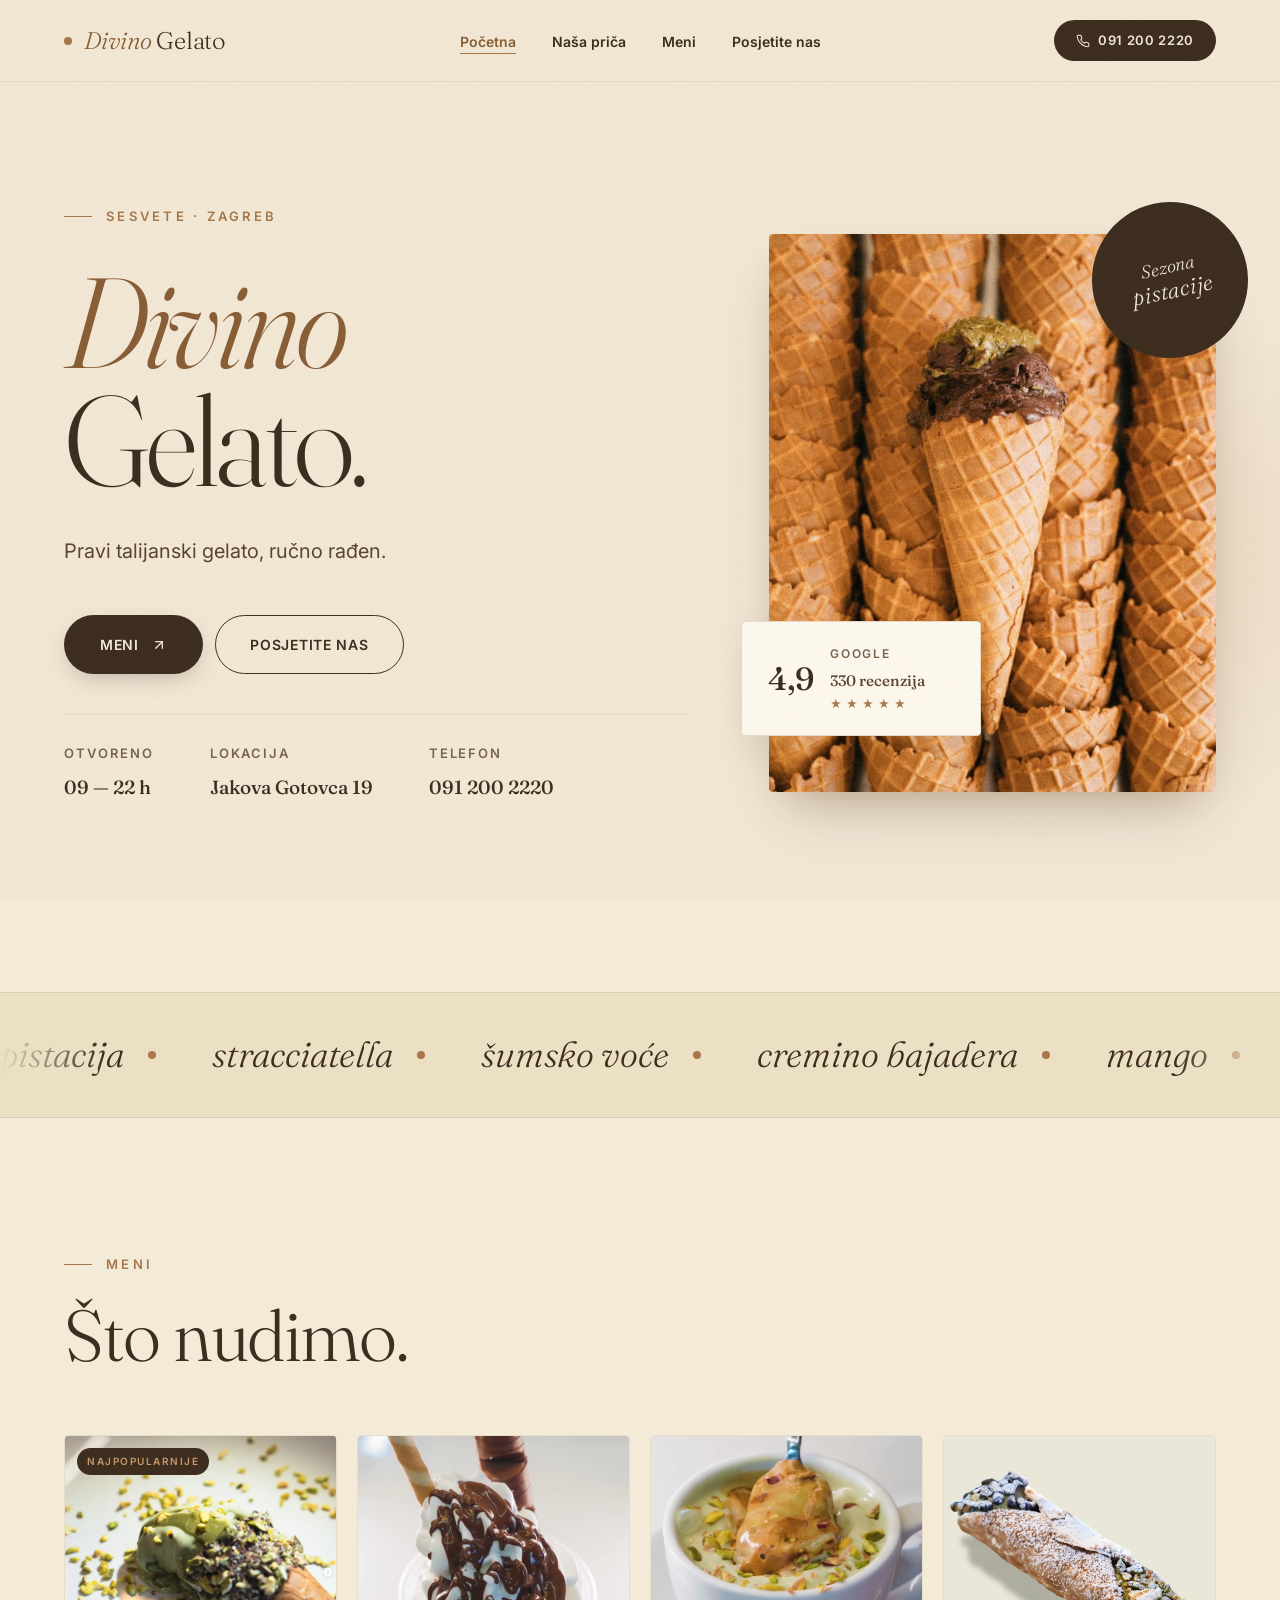
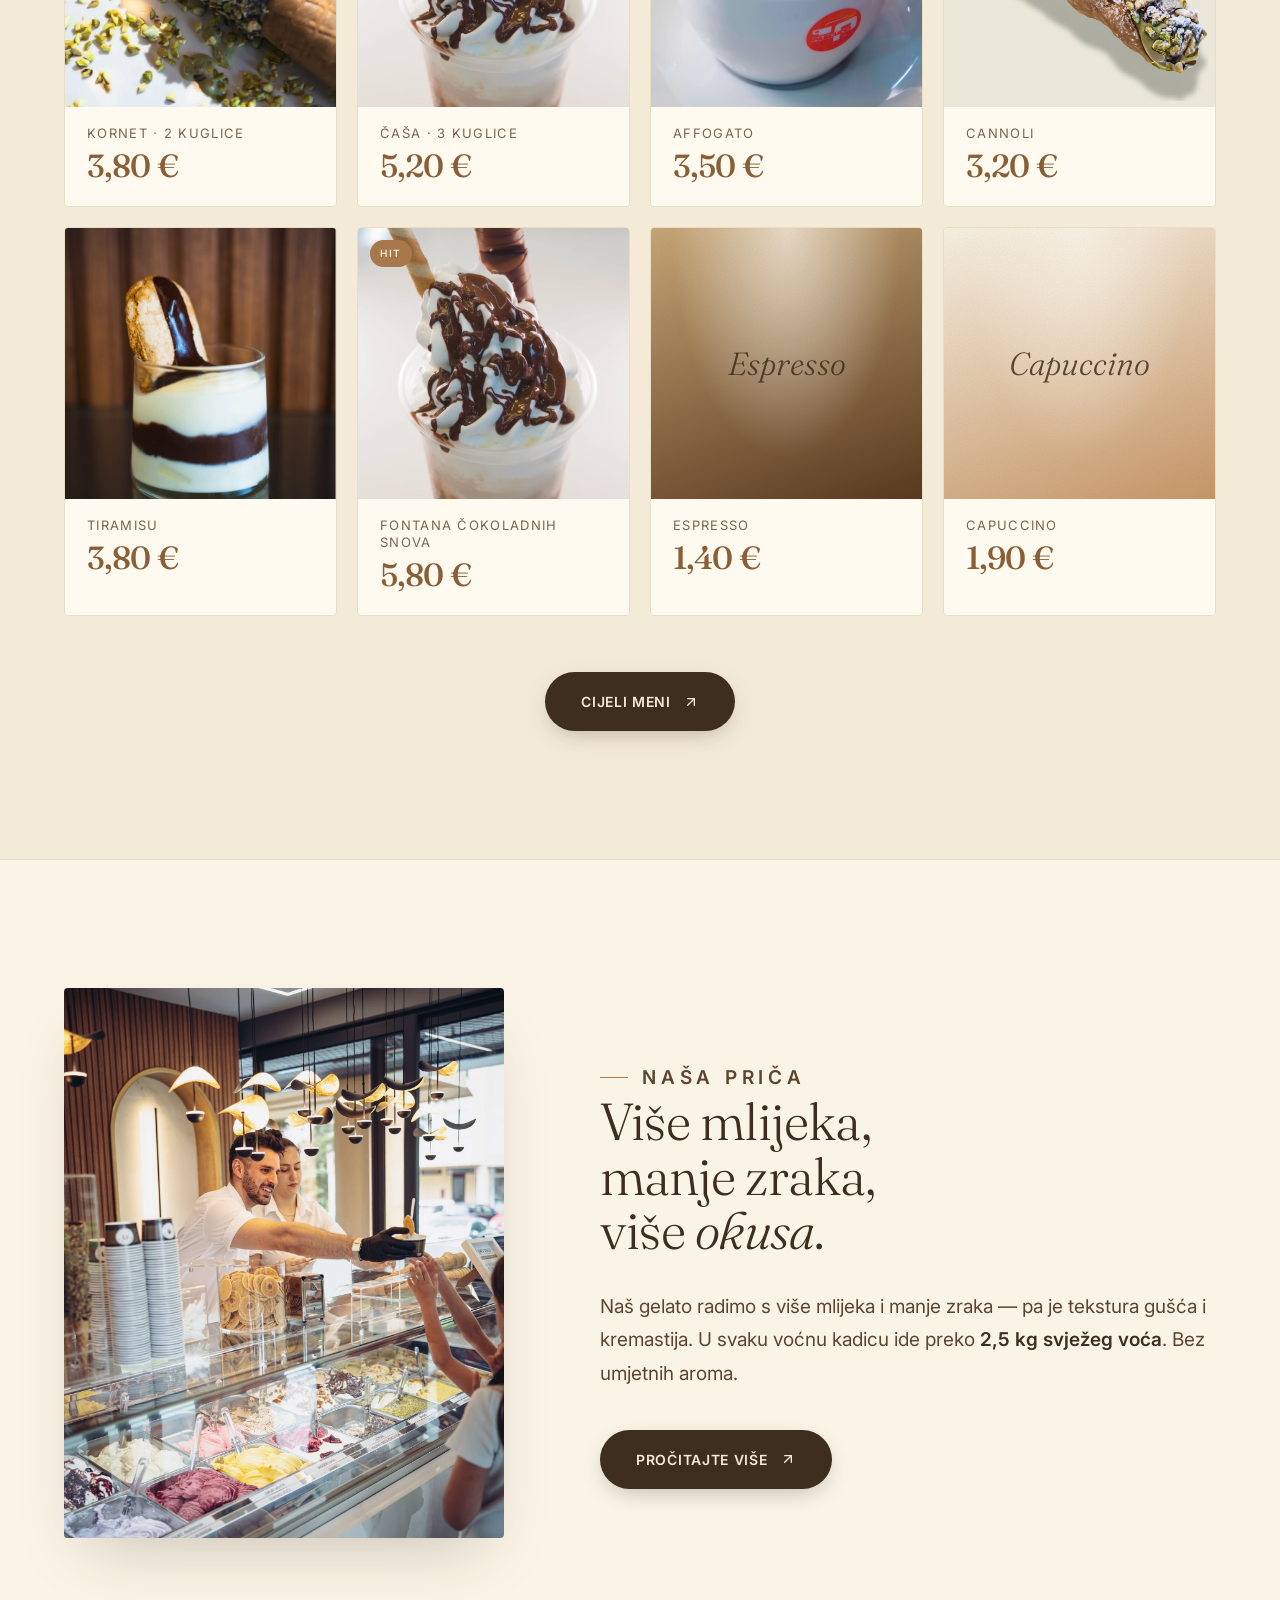
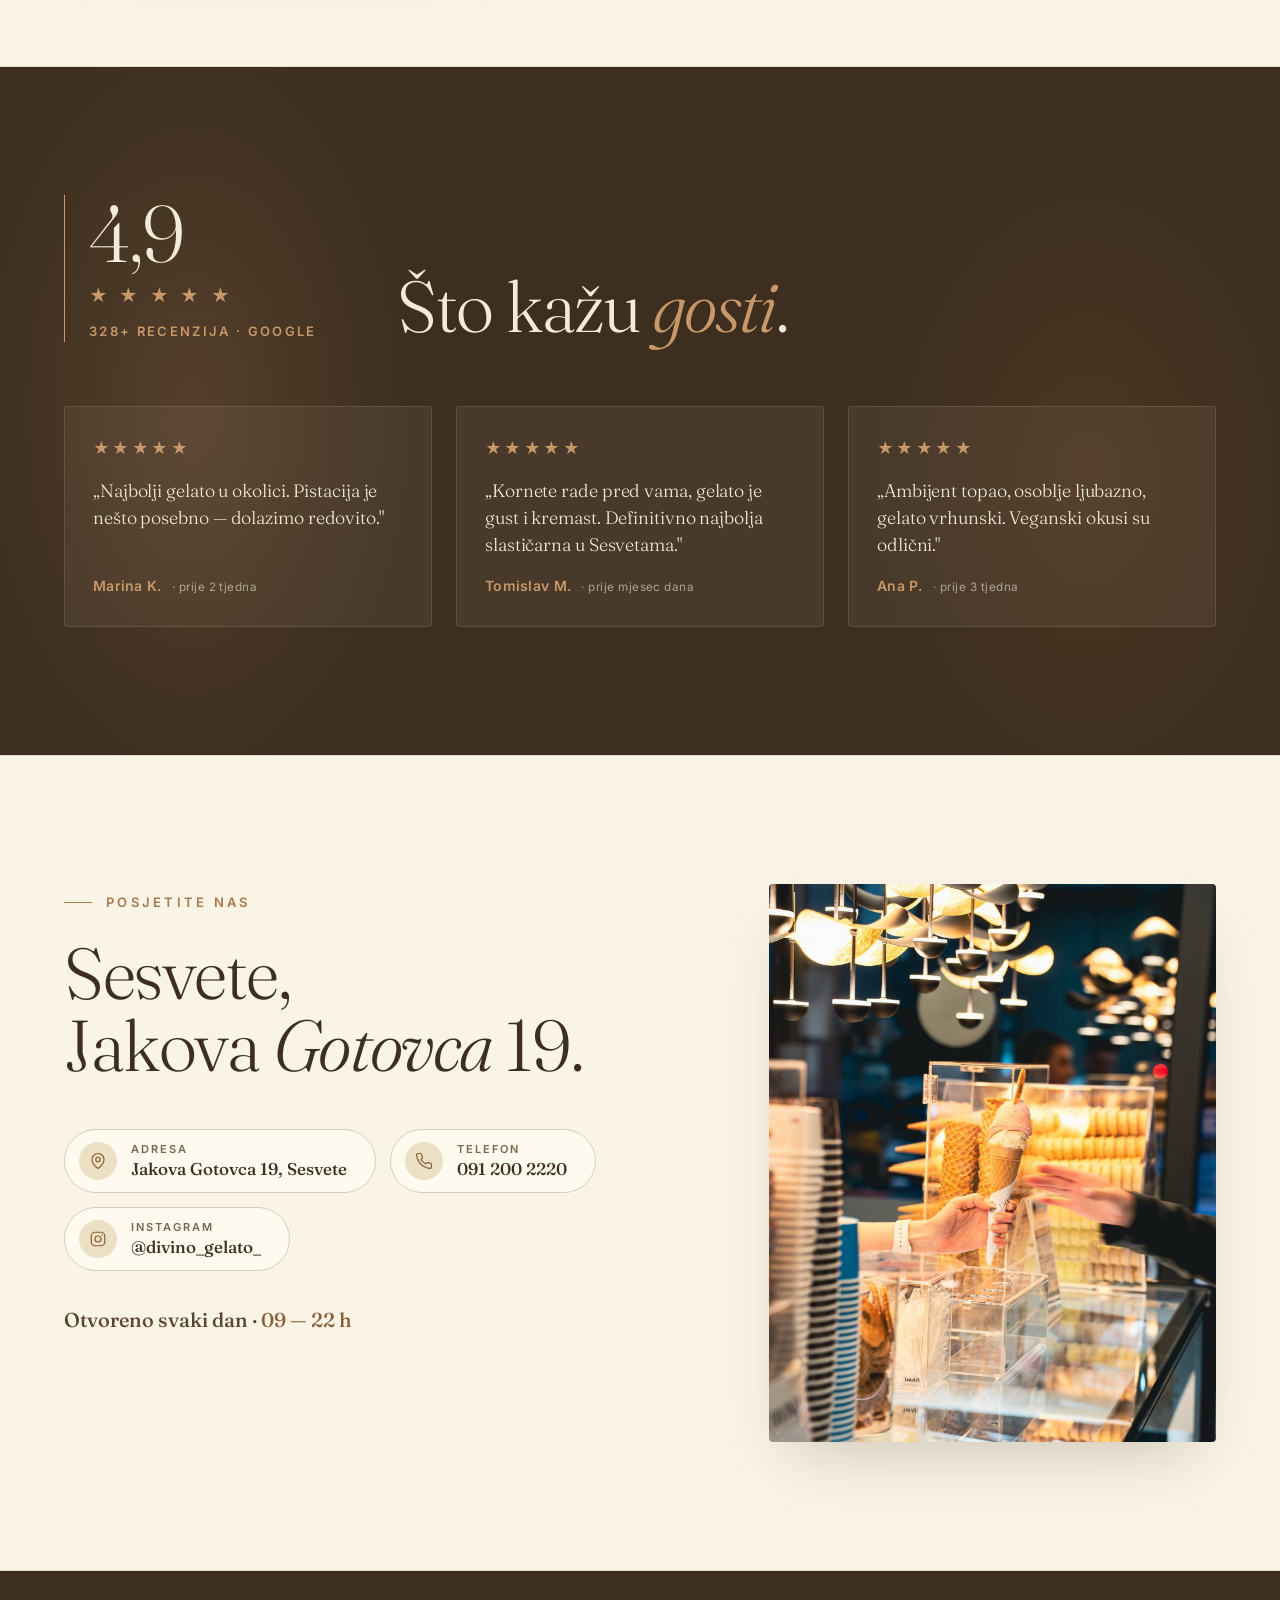
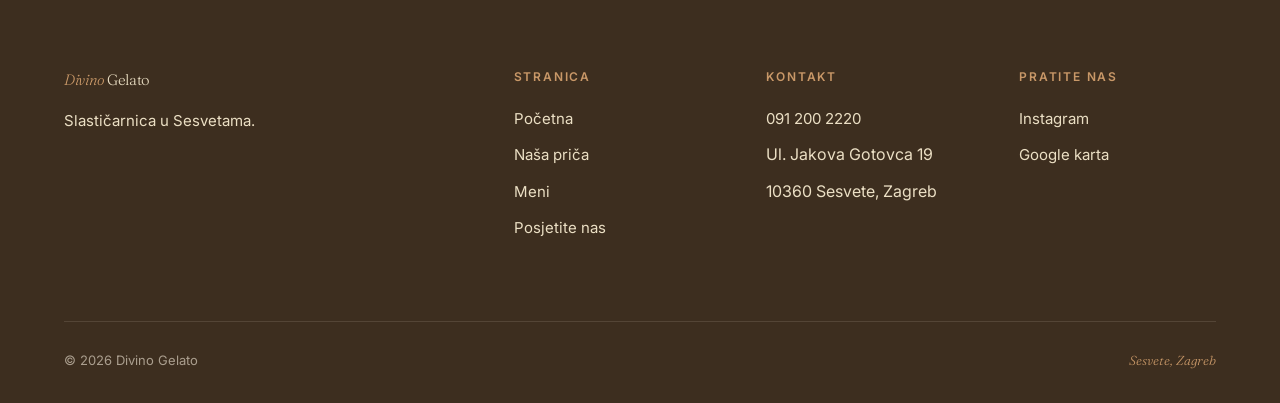
<file: Gelato_divina/index.html>
<!doctype html>
<html lang="hr">
<head>
<meta charset="UTF-8" />
<meta name="viewport" content="width=device-width, initial-scale=1" />
<title>Divino Gelato — slastičarnica u Sesvetama, Zagreb</title>
<meta name="description" content="Divino Gelato — pravi talijanski gelato u Sesvetama, Zagreb. Otvoreno svaki dan 9 — 22 h. 091 200 2220." />

<link rel="preconnect" href="https://fonts.googleapis.com" />
<link rel="preconnect" href="https://fonts.gstatic.com" crossorigin />
<link href="https://fonts.googleapis.com/css2?family=Fraunces:ital,opsz,wght@0,9..144,300;0,9..144,500;1,9..144,300;1,9..144,500&family=Inter:wght@400;600&display=swap" rel="stylesheet" />
<link rel="stylesheet" href="styles.css" />
</head>
<body>

<!-- ============================= NAV ============================= -->
<header class="nav">
  <div class="nav-inner">
    <a href="index.html" class="nav-logo" aria-label="Divino Gelato — naslovna">
      <span class="nav-logo-dot" aria-hidden="true"></span>
      <span><span class="italic">Divino</span> Gelato</span>
    </a>
    <nav>
      <ul class="nav-links">
        <li><a href="index.html" class="active">Početna</a></li>
        <li><a href="o-nama.html">Naša priča</a></li>
        <li><a href="meni.html">Meni</a></li>
        <li><a href="posjetite.html">Posjetite nas</a></li>
        <li class="nav-mobile-cta">
          <a href="tel:+385912002220">
            <svg viewBox="0 0 24 24" fill="none" stroke="currentColor" stroke-width="1.8" stroke-linecap="round" stroke-linejoin="round" aria-hidden="true"><path d="M22 16.92v3a2 2 0 0 1-2.18 2 19.79 19.79 0 0 1-8.63-3.07 19.5 19.5 0 0 1-6-6 19.79 19.79 0 0 1-3.07-8.67A2 2 0 0 1 4.11 2h3a2 2 0 0 1 2 1.72 12.84 12.84 0 0 0 .7 2.81 2 2 0 0 1-.45 2.11L8.09 9.91a16 16 0 0 0 6 6l1.27-1.27a2 2 0 0 1 2.11-.45 12.84 12.84 0 0 0 2.81.7A2 2 0 0 1 22 16.92Z"/></svg>
            091 200 2220
          </a>
        </li>
      </ul>
    </nav>
    <a class="nav-cta" href="tel:+385912002220">
      <svg width="14" height="14" viewBox="0 0 24 24" fill="none" stroke="currentColor" stroke-width="1.8" stroke-linecap="round" stroke-linejoin="round" aria-hidden="true"><path d="M22 16.92v3a2 2 0 0 1-2.18 2 19.79 19.79 0 0 1-8.63-3.07 19.5 19.5 0 0 1-6-6 19.79 19.79 0 0 1-3.07-8.67A2 2 0 0 1 4.11 2h3a2 2 0 0 1 2 1.72 12.84 12.84 0 0 0 .7 2.81 2 2 0 0 1-.45 2.11L8.09 9.91a16 16 0 0 0 6 6l1.27-1.27a2 2 0 0 1 2.11-.45 12.84 12.84 0 0 0 2.81.7A2 2 0 0 1 22 16.92Z"/></svg>
      091 200 2220
    </a>
    <button class="nav-toggle" aria-label="Otvori meni" aria-expanded="false" aria-controls="primary-nav">
      <span class="nav-toggle-bar"></span>
      <span class="nav-toggle-bar"></span>
      <span class="nav-toggle-bar"></span>
    </button>
  </div>
</header>

<!-- ============================= HERO ============================= -->
<section class="hero">
  <div class="container">
    <div class="hero-grid">
      <div class="hero-text">
        <p class="eyebrow reveal">Sesvete · Zagreb</p>
        <h1 class="display-xl hero-title reveal">
          <span class="italic">Divino</span><br />Gelato.
        </h1>
        <p class="lead hero-lead reveal">
          Pravi talijanski gelato, ručno rađen.
        </p>
        <div class="hero-ctas reveal">
          <a class="btn btn-primary" href="meni.html">
            Meni
            <svg class="btn-icon" viewBox="0 0 24 24" fill="none" stroke="currentColor" stroke-width="2" stroke-linecap="round" stroke-linejoin="round" aria-hidden="true"><path d="M7 17 17 7"/><path d="M7 7h10v10"/></svg>
          </a>
          <a class="btn btn-secondary" href="posjetite.html">Posjetite nas</a>
        </div>

        <div class="hero-meta reveal">
          <div class="hero-meta-item">
            <span class="label">Otvoreno</span>
            <p>09 — 22 h</p>
          </div>
          <div class="hero-meta-item">
            <span class="label">Lokacija</span>
            <p>Jakova Gotovca 19</p>
          </div>
          <div class="hero-meta-item">
            <span class="label">Telefon</span>
            <p><a href="tel:+385912002220" style="color: inherit;">091 200 2220</a></p>
          </div>
        </div>
      </div>

      <div class="hero-visual reveal">
        <div class="hero-image-wrap">
          <img src="brand_assets/cones-pistachio-chocolate.png" alt="Waffle kornete s pistacijom i čokoladom." loading="eager" decoding="async" />
        </div>
        <div class="hero-circle" aria-hidden="true">
          <p>Sezona<br /><span class="italic" style="font-size:1.4rem;">pistacije</span></p>
        </div>
        <div class="hero-tag" role="group" aria-label="Ocjena 4,9 od 5 na Googleu">
          <div class="hero-tag-rating">4,9</div>
          <div class="hero-tag-meta">
            <span class="label">Google</span>
            <p>330 recenzija</p>
            <div class="hero-tag-stars" aria-hidden="true">★ ★ ★ ★ ★</div>
          </div>
        </div>
      </div>
    </div>
  </div>
</section>

<!-- ============================= MARQUEE ============================= -->
<section class="marquee-section" aria-label="Okusi">
  <div class="marquee">
    <div class="marquee-track">
      <span class="marquee-item">pistacija</span>
      <span class="marquee-item">stracciatella</span>
      <span class="marquee-item">šumsko voće</span>
      <span class="marquee-item">cremino bajadera</span>
      <span class="marquee-item">mango</span>
      <span class="marquee-item">tamna čokolada</span>
      <span class="marquee-item">malina</span>
      <span class="marquee-item">dubai čokolada</span>
      <span class="marquee-item">lješnjak</span>
      <span class="marquee-item">limun · lavanda</span>
      <span class="marquee-item" aria-hidden="true">pistacija</span>
      <span class="marquee-item" aria-hidden="true">stracciatella</span>
      <span class="marquee-item" aria-hidden="true">šumsko voće</span>
      <span class="marquee-item" aria-hidden="true">cremino bajadera</span>
      <span class="marquee-item" aria-hidden="true">mango</span>
      <span class="marquee-item" aria-hidden="true">tamna čokolada</span>
      <span class="marquee-item" aria-hidden="true">malina</span>
      <span class="marquee-item" aria-hidden="true">dubai čokolada</span>
      <span class="marquee-item" aria-hidden="true">lješnjak</span>
      <span class="marquee-item" aria-hidden="true">limun · lavanda</span>
    </div>
  </div>
</section>

<!-- ============================= MENU PREVIEW — photo + price cards ============================= -->
<section class="section">
  <div class="container">
    <div class="craft-head">
      <div class="reveal">
        <p class="eyebrow">Meni</p>
        <h2 class="h1">Što nudimo.</h2>
      </div>
    </div>

    <div class="menu-cards-grid">
      <article class="menu-card reveal">
        <span class="menu-card-tag tag-best">Najpopularnije</span>
        <div class="menu-card-img"><img src="brand_assets/flavor-cone-pistachio.png" alt="Kornet s dvije kuglice gelata." loading="lazy" /></div>
        <div class="menu-card-body">
          <h4 class="menu-card-name">Kornet · 2 kuglice</h4>
          <span class="menu-card-price">3,80 €</span>
        </div>
      </article>
      <article class="menu-card reveal">
        <div class="menu-card-img"><img src="brand_assets/gelato-cup.png" alt="Čaša s tri kuglice gelata." loading="lazy" /></div>
        <div class="menu-card-body">
          <h4 class="menu-card-name">Čaša · 3 kuglice</h4>
          <span class="menu-card-price">5,20 €</span>
        </div>
      </article>
      <article class="menu-card reveal">
        <div class="menu-card-img"><img src="brand_assets/affogato.png" alt="Affogato — espresso preko gelata." loading="lazy" /></div>
        <div class="menu-card-body">
          <h4 class="menu-card-name">Affogato</h4>
          <span class="menu-card-price">3,50 €</span>
        </div>
      </article>
      <article class="menu-card reveal">
        <div class="menu-card-img"><img src="brand_assets/cannoli.png" alt="Cannoli sa pistacijom." loading="lazy" /></div>
        <div class="menu-card-body">
          <h4 class="menu-card-name">Cannoli</h4>
          <span class="menu-card-price">3,20 €</span>
        </div>
      </article>
      <article class="menu-card reveal">
        <div class="menu-card-img"><img src="brand_assets/tiramisu.png" alt="Tiramisu u čaši." loading="lazy" /></div>
        <div class="menu-card-body">
          <h4 class="menu-card-name">Tiramisu</h4>
          <span class="menu-card-price">3,80 €</span>
        </div>
      </article>
      <article class="menu-card reveal">
        <span class="menu-card-tag tag-new">Hit</span>
        <div class="menu-card-img"><img src="brand_assets/gelato-cup.png" alt="Fontana čokoladnih snova." loading="lazy" /></div>
        <div class="menu-card-body">
          <h4 class="menu-card-name">Fontana čokoladnih snova</h4>
          <span class="menu-card-price">5,80 €</span>
        </div>
      </article>
      <article class="menu-card reveal">
        <div class="menu-card-img menu-card-img--text" style="--accent-1: #C9A878; --accent-2: #5A3A1F;">
          <span class="text-mark"><span class="italic">Espresso</span></span>
        </div>
        <div class="menu-card-body">
          <h4 class="menu-card-name">Espresso</h4>
          <span class="menu-card-price">1,40 €</span>
        </div>
      </article>
      <article class="menu-card reveal">
        <div class="menu-card-img menu-card-img--text" style="--accent-1: #FAF4E6; --accent-2: #C99868;">
          <span class="text-mark"><span class="italic">Capuccino</span></span>
        </div>
        <div class="menu-card-body">
          <h4 class="menu-card-name">Capuccino</h4>
          <span class="menu-card-price">1,90 €</span>
        </div>
      </article>
    </div>

    <div style="margin-top: 56px; display: flex; justify-content: center;" class="reveal">
      <a class="btn btn-primary" href="meni.html">
        Cijeli meni
        <svg class="btn-icon" viewBox="0 0 24 24" fill="none" stroke="currentColor" stroke-width="2" stroke-linecap="round" stroke-linejoin="round" aria-hidden="true"><path d="M7 17 17 7"/><path d="M7 7h10v10"/></svg>
      </a>
    </div>
  </div>
</section>

<!-- ============================= STORY TEASER ============================= -->
<section class="section prica-section">
  <div class="container">
    <div class="prica-grid">
      <div class="prica-image reveal">
        <img src="brand_assets/story-master.png" alt="Slastičar iza vitrine, gost u prvom planu." loading="lazy" />
      </div>
      <div class="prica-body reveal">
        <p class="eyebrow">Naša priča</p>
        <h2 class="h2">
          Više mlijeka,<br />manje zraka,<br />više <span class="italic">okusa</span>.
        </h2>
        <p style="margin-top: 32px;">
          Naš gelato radimo s više mlijeka i manje zraka — pa je tekstura gušća i kremastija.
          U svaku voćnu kadicu ide preko
          <strong style="color: var(--espresso); font-weight: 600;">2,5 kg svježeg voća</strong>.
          Bez umjetnih aroma.
        </p>

        <div style="margin-top: 40px;">
          <a class="btn btn-primary" href="o-nama.html">
            Pročitajte više
            <svg class="btn-icon" viewBox="0 0 24 24" fill="none" stroke="currentColor" stroke-width="2" stroke-linecap="round" stroke-linejoin="round" aria-hidden="true"><path d="M7 17 17 7"/><path d="M7 7h10v10"/></svg>
          </a>
        </div>
      </div>
    </div>
  </div>
</section>

<!-- ============================= REVIEWS ============================= -->
<section class="section reviews-section">
  <div class="container reviews-inner">
    <div class="reviews-header">
      <div class="reviews-rating reveal">
        <span class="rating-number"><span class="count-up" data-target="4,9">4,9</span></span>
        <div class="rating-stars" aria-hidden="true">★ ★ ★ ★ ★</div>
        <span class="rating-meta"><span class="count-up" data-target="330">330</span>+ recenzija · Google</span>
      </div>
      <h2 class="h1 reveal">
        Što kažu <span class="italic">gosti</span>.
      </h2>
    </div>

    <div class="reviews-grid">
      <article class="review-card reveal">
        <div class="stars" aria-label="5 zvjezdica">★★★★★</div>
        <blockquote>„Najbolji gelato u okolici. Pistacija je nešto posebno — dolazimo redovito."</blockquote>
        <span class="author">Marina K. <small>· prije 2 tjedna</small></span>
      </article>
      <article class="review-card reveal">
        <div class="stars" aria-label="5 zvjezdica">★★★★★</div>
        <blockquote>„Kornete rade pred vama, gelato je gust i kremast. Definitivno najbolja slastičarna u Sesvetama."</blockquote>
        <span class="author">Tomislav M. <small>· prije mjesec dana</small></span>
      </article>
      <article class="review-card reveal">
        <div class="stars" aria-label="5 zvjezdica">★★★★★</div>
        <blockquote>„Ambijent topao, osoblje ljubazno, gelato vrhunski. Veganski okusi su odlični."</blockquote>
        <span class="author">Ana P. <small>· prije 3 tjedna</small></span>
      </article>
    </div>
  </div>
</section>

<!-- ============================= LOCATION ============================= -->
<section class="section" style="background: var(--cream-soft); border-top: 1px solid var(--line-soft); border-bottom: 1px solid var(--line-soft);">
  <div class="container">
    <div class="posjet-grid">
      <div class="reveal">
        <p class="eyebrow">Posjetite nas</p>
        <h2 class="h1">
          Sesvete,<br />Jakova <span class="italic">Gotovca</span> 19.
        </h2>

        <div class="info-pills">
          <a class="info-pill" href="https://www.google.com/maps/search/?api=1&query=Gelato+Divino+Sesvete+Jakova+Gotovca+19" target="_blank" rel="noopener" aria-label="Otvori adresu u Google kartama">
            <span class="pill-icon" aria-hidden="true">
              <svg width="18" height="18" viewBox="0 0 24 24" fill="none" stroke="currentColor" stroke-width="1.6" stroke-linecap="round" stroke-linejoin="round"><path d="M20 10c0 6-8 12-8 12s-8-6-8-12a8 8 0 0 1 16 0Z"/><circle cx="12" cy="10" r="3"/></svg>
            </span>
            <span class="info-pill-text">
              <span class="pill-label">Adresa</span>
              <span class="pill-value">Jakova Gotovca 19, Sesvete</span>
            </span>
          </a>
          <a class="info-pill" href="tel:+385912002220" aria-label="Nazovite Divino Gelato">
            <span class="pill-icon" aria-hidden="true">
              <svg width="18" height="18" viewBox="0 0 24 24" fill="none" stroke="currentColor" stroke-width="1.6" stroke-linecap="round" stroke-linejoin="round"><path d="M22 16.92v3a2 2 0 0 1-2.18 2 19.79 19.79 0 0 1-8.63-3.07 19.5 19.5 0 0 1-6-6 19.79 19.79 0 0 1-3.07-8.67A2 2 0 0 1 4.11 2h3a2 2 0 0 1 2 1.72 12.84 12.84 0 0 0 .7 2.81 2 2 0 0 1-.45 2.11L8.09 9.91a16 16 0 0 0 6 6l1.27-1.27a2 2 0 0 1 2.11-.45 12.84 12.84 0 0 0 2.81.7A2 2 0 0 1 22 16.92Z"/></svg>
            </span>
            <span class="info-pill-text">
              <span class="pill-label">Telefon</span>
              <span class="pill-value">091 200 2220</span>
            </span>
          </a>
          <a class="info-pill" href="https://www.instagram.com/divino_gelato_/" target="_blank" rel="noopener" aria-label="Pratite Divino Gelato na Instagramu">
            <span class="pill-icon" aria-hidden="true">
              <svg width="18" height="18" viewBox="0 0 24 24" fill="none" stroke="currentColor" stroke-width="1.6" stroke-linecap="round" stroke-linejoin="round"><rect x="3" y="3" width="18" height="18" rx="5"/><circle cx="12" cy="12" r="4"/><circle cx="17.5" cy="6.5" r="1" fill="currentColor" stroke="none"/></svg>
            </span>
            <span class="info-pill-text">
              <span class="pill-label">Instagram</span>
              <span class="pill-value">@divino_gelato_</span>
            </span>
          </a>
        </div>

        <p style="margin-top: 32px; font-family: var(--font-display); font-weight: 500; font-size: 1.25rem; color: var(--cocoa);">
          Otvoreno svaki dan · <span style="color: var(--gold-deep);">09 — 22 h</span>
        </p>
      </div>

      <div class="posjet-image reveal">
        <img src="brand_assets/interior-hero.png" alt="Interijer slastičarnice — vitrina s gelatima i kornete iznad šanke." loading="lazy" />
      </div>
    </div>
  </div>
</section>

<!-- ============================= FOOTER ============================= -->
<footer class="footer">
  <div class="container">
    <div class="footer-grid">
      <div>
        <p class="footer-logo"><span class="italic">Divino</span> Gelato</p>
        <p style="max-width: 36ch;">Slastičarnica u Sesvetama.</p>
      </div>
      <div class="footer-col">
        <span class="label">Stranica</span>
        <ul>
          <li><a href="index.html">Početna</a></li>
          <li><a href="o-nama.html">Naša priča</a></li>
          <li><a href="meni.html">Meni</a></li>
          <li><a href="posjetite.html">Posjetite nas</a></li>
        </ul>
      </div>
      <div class="footer-col">
        <span class="label">Kontakt</span>
        <ul>
          <li><a href="tel:+385912002220">091 200 2220</a></li>
          <li>Ul. Jakova Gotovca 19</li>
          <li>10360 Sesvete, Zagreb</li>
        </ul>
      </div>
      <div class="footer-col">
        <span class="label">Pratite nas</span>
        <ul>
          <li><a href="https://www.instagram.com/divino_gelato_/" target="_blank" rel="noopener">Instagram</a></li>
          <li><a href="https://www.google.com/maps/search/?api=1&query=Gelato+Divino+Sesvete+Jakova+Gotovca+19" target="_blank" rel="noopener">Google karta</a></li>
        </ul>
      </div>
    </div>
    <div class="footer-bottom">
      <span>© <span id="year">2025</span> Divino Gelato</span>
      <span class="footer-mark">Sesvete, Zagreb</span>
    </div>
  </div>
</footer>

<a class="floating-phone" href="tel:+385912002220" aria-label="Nazovite Divino Gelato">
  <svg viewBox="0 0 24 24" fill="none" stroke="currentColor" stroke-width="1.8" stroke-linecap="round" stroke-linejoin="round" aria-hidden="true"><path d="M22 16.92v3a2 2 0 0 1-2.18 2 19.79 19.79 0 0 1-8.63-3.07 19.5 19.5 0 0 1-6-6 19.79 19.79 0 0 1-3.07-8.67A2 2 0 0 1 4.11 2h3a2 2 0 0 1 2 1.72 12.84 12.84 0 0 0 .7 2.81 2 2 0 0 1-.45 2.11L8.09 9.91a16 16 0 0 0 6 6l1.27-1.27a2 2 0 0 1 2.11-.45 12.84 12.84 0 0 0 2.81.7A2 2 0 0 1 22 16.92Z"/></svg>
</a>

<script src="app.js"></script>
</body>
</html>
</file>
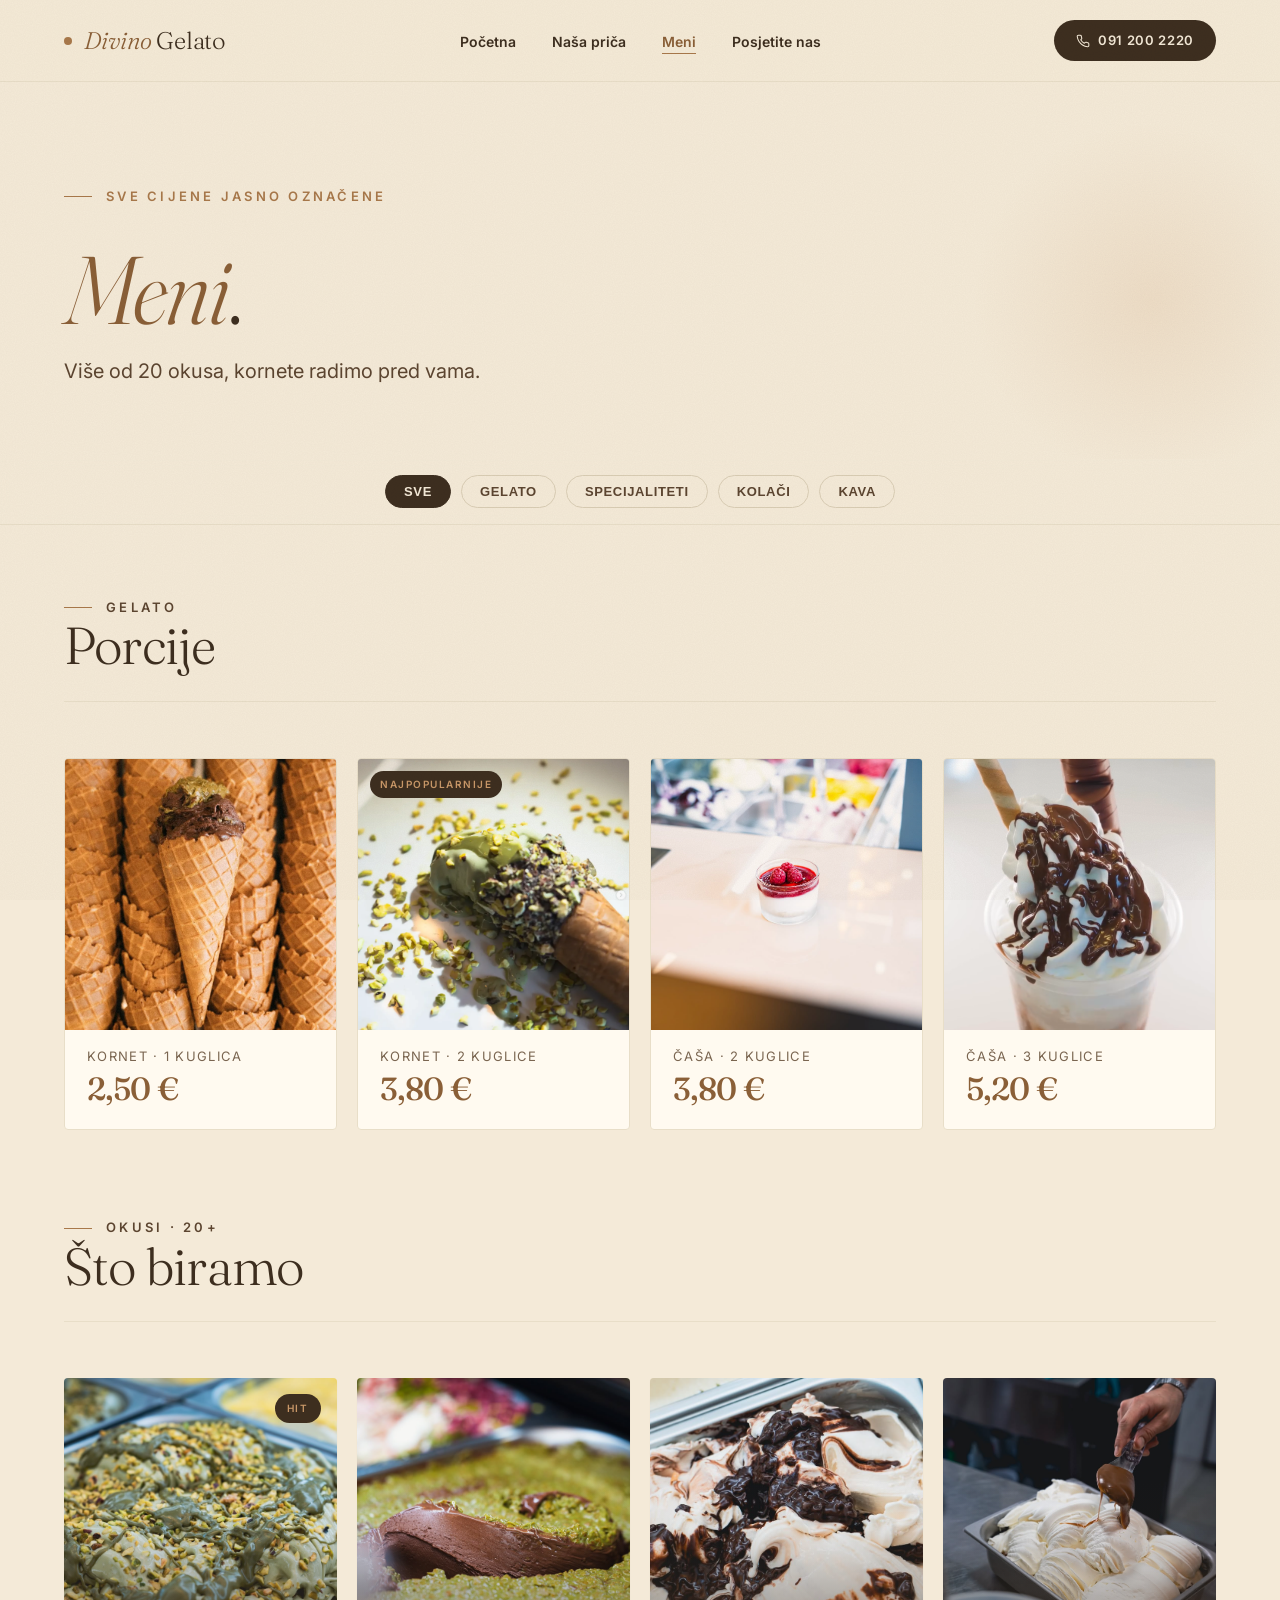
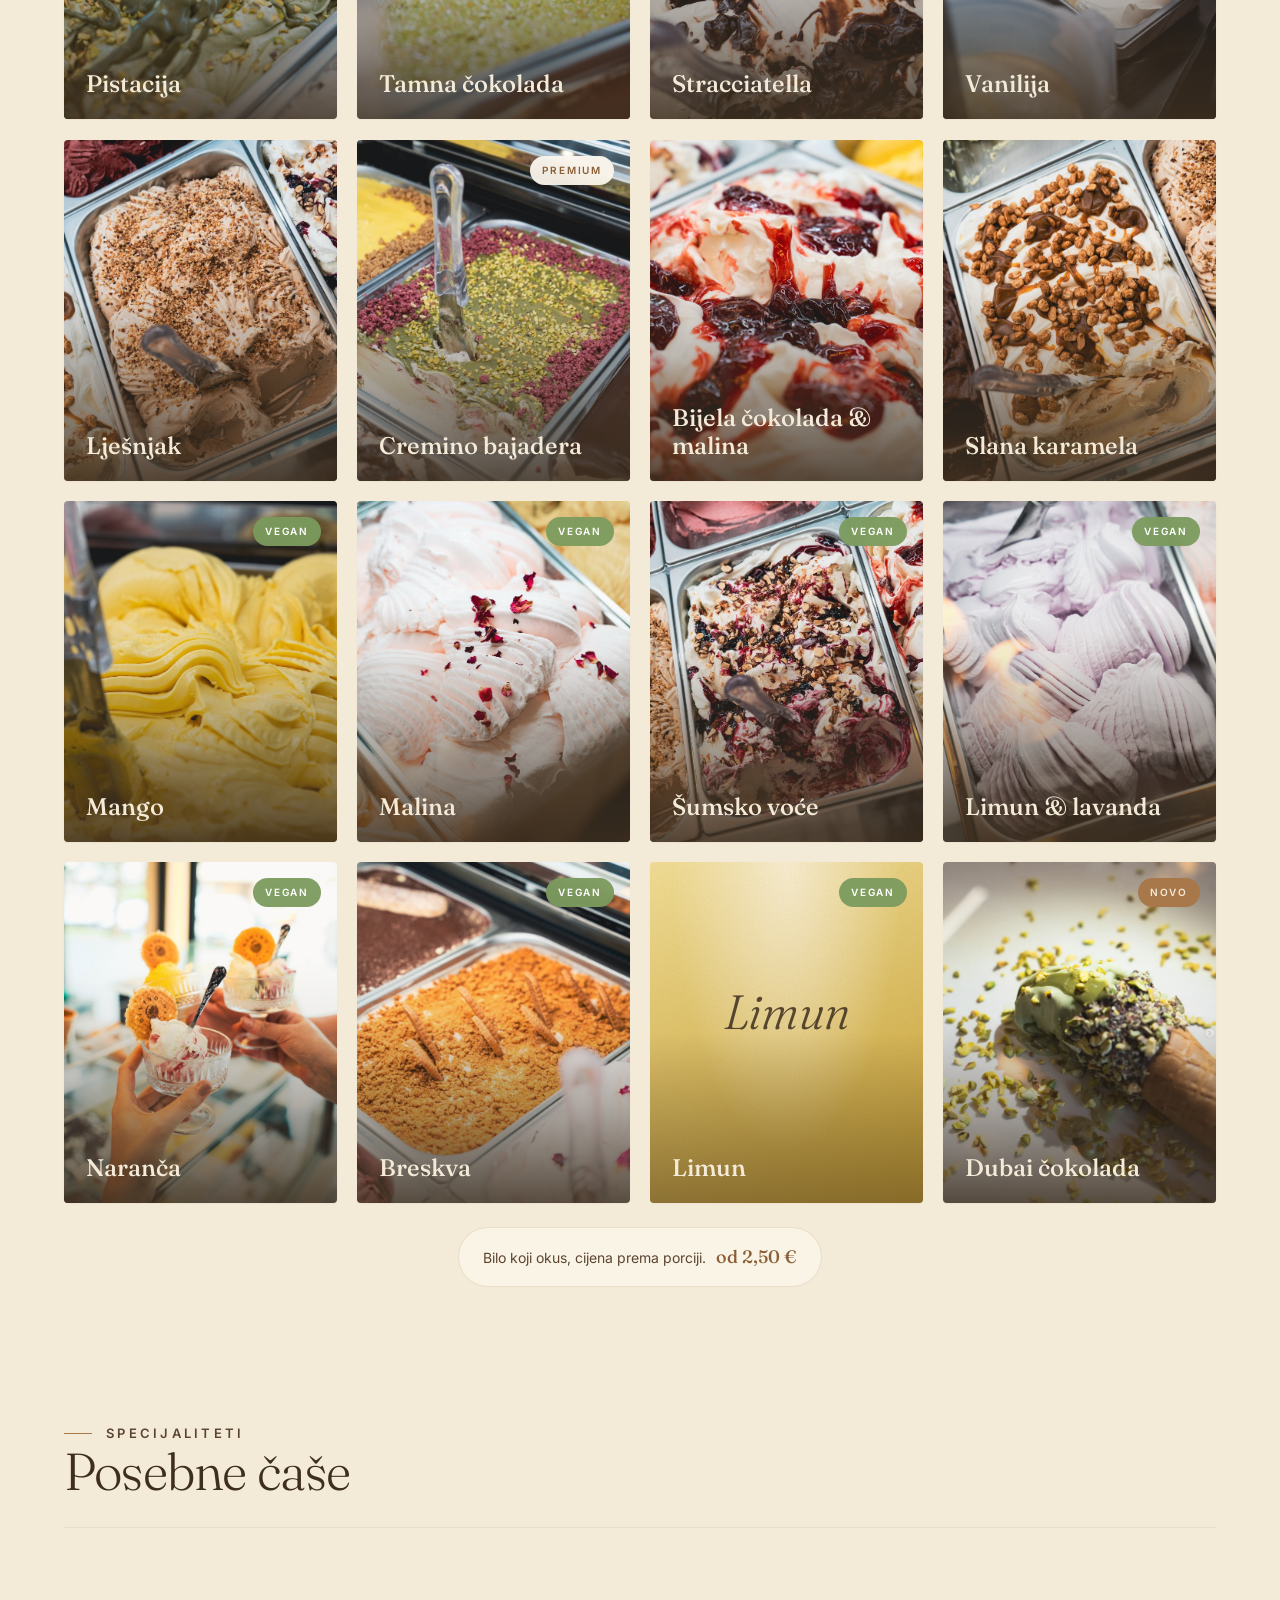
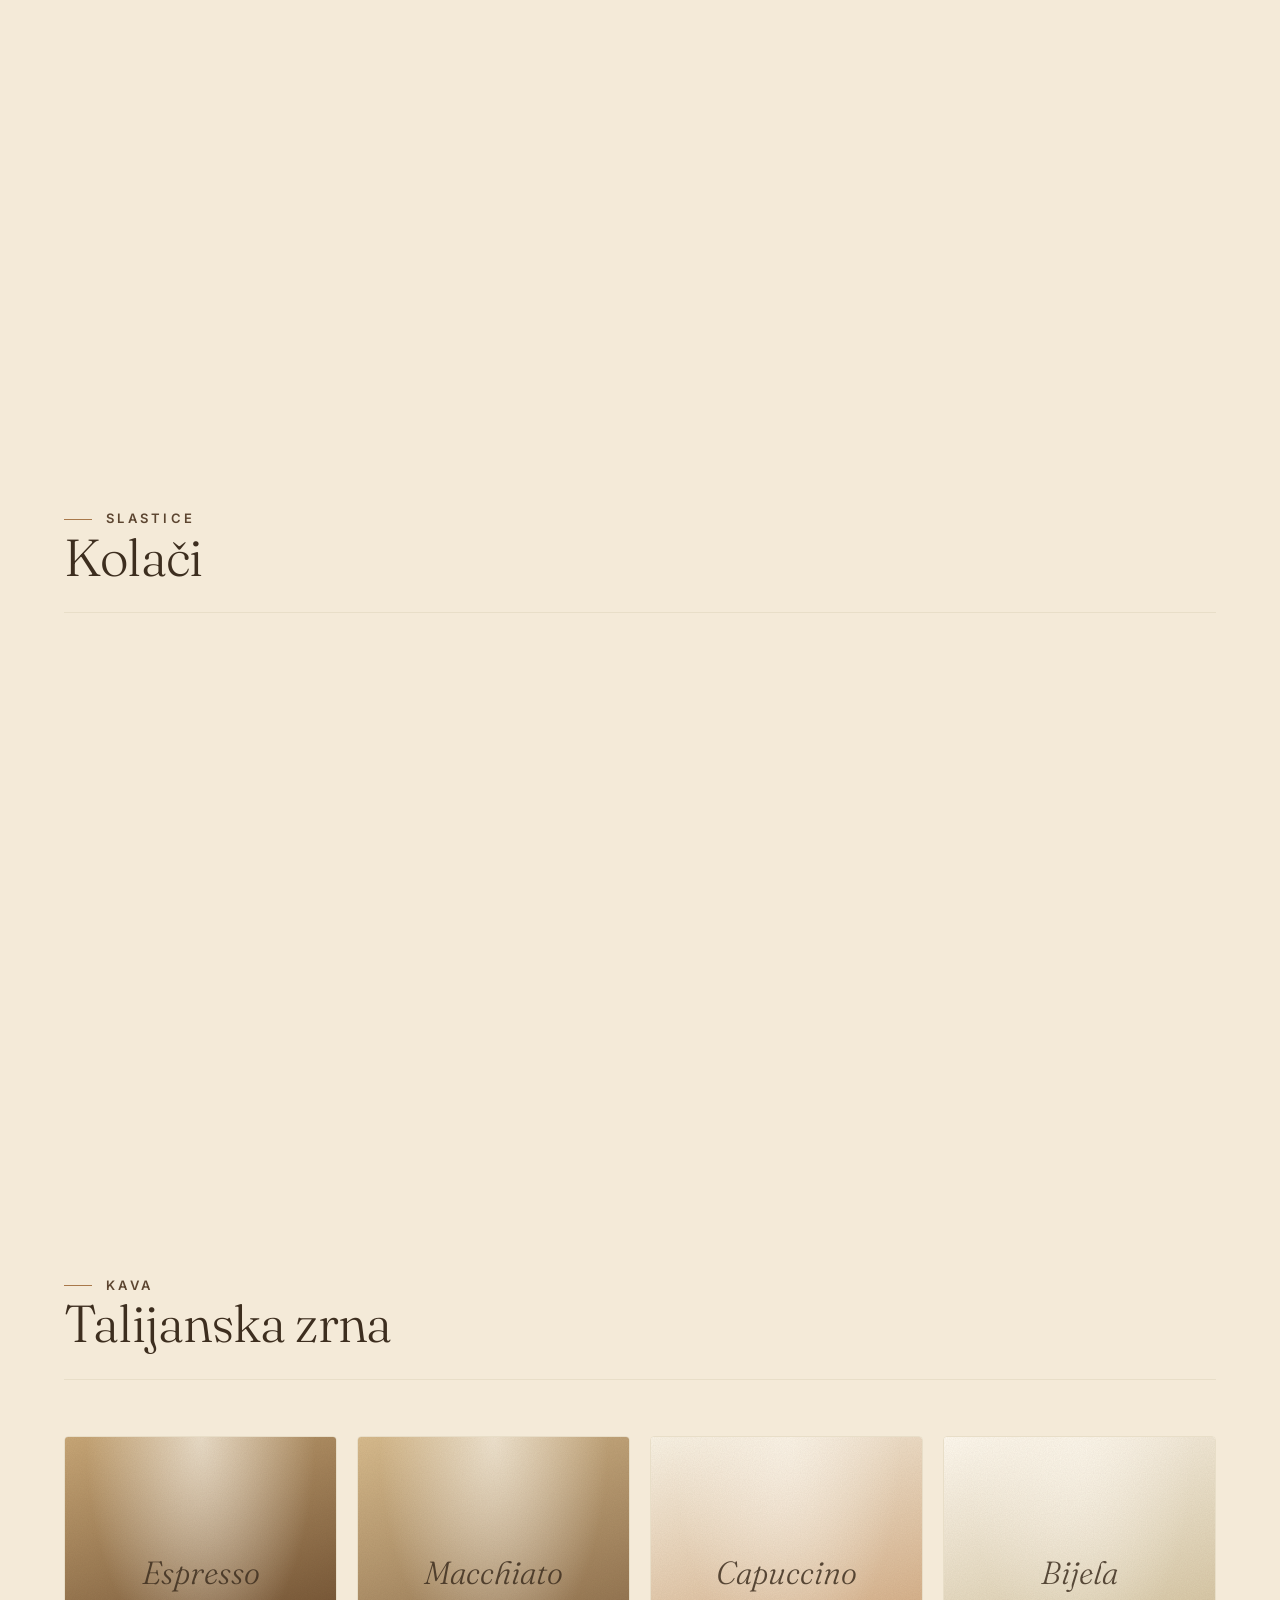
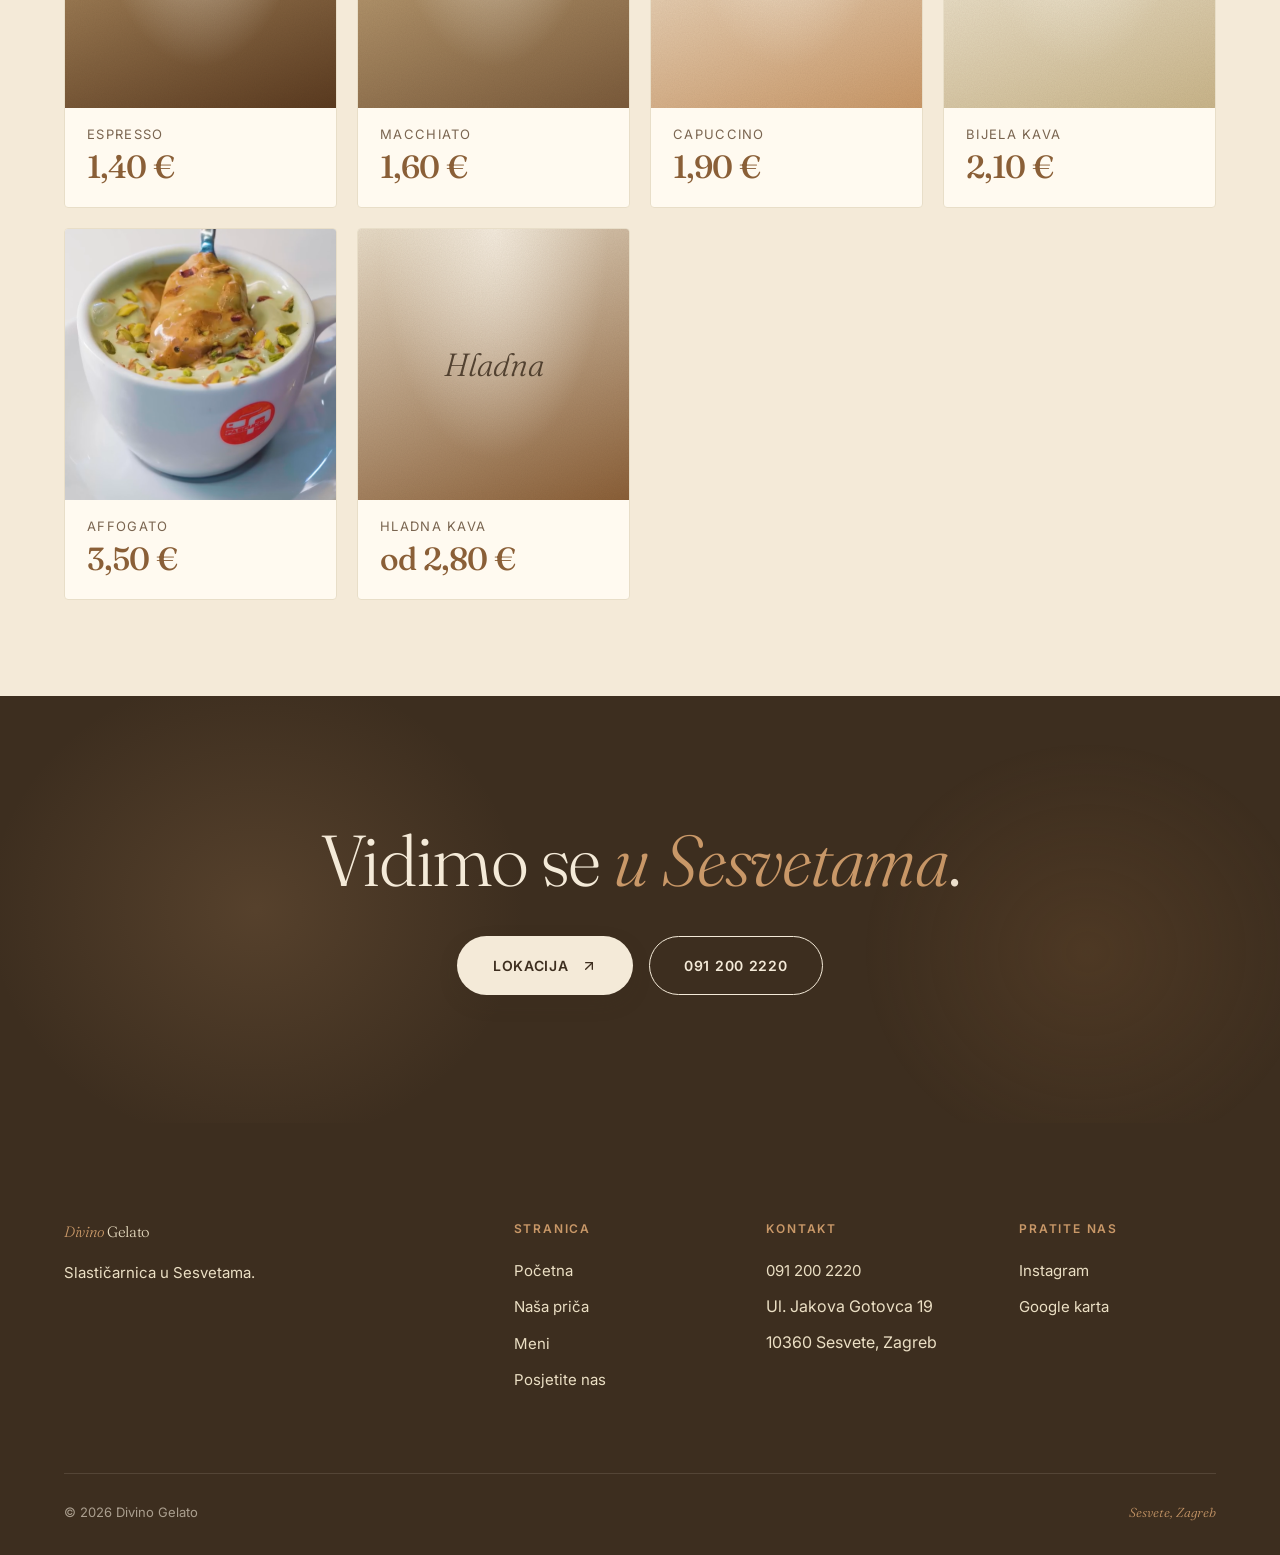
<file: Gelato_divina/meni.html>
<!doctype html>
<html lang="hr">
<head>
<meta charset="UTF-8" />
<meta name="viewport" content="width=device-width, initial-scale=1" />
<title>Meni — Divino Gelato</title>
<meta name="description" content="Meni Divino Gelata — gelato klasici, voćni i veganski okusi, specijaliteti, kolači i kava. Sa cijenama." />

<link rel="preconnect" href="https://fonts.googleapis.com" />
<link rel="preconnect" href="https://fonts.gstatic.com" crossorigin />
<link href="https://fonts.googleapis.com/css2?family=Fraunces:ital,opsz,wght@0,9..144,300;0,9..144,500;1,9..144,300;1,9..144,500&family=Inter:wght@400;600&display=swap" rel="stylesheet" />
<link rel="stylesheet" href="styles.css" />
</head>
<body>

<!-- ============================= NAV ============================= -->
<header class="nav">
  <div class="nav-inner">
    <a href="index.html" class="nav-logo" aria-label="Divino Gelato — naslovna">
      <span class="nav-logo-dot" aria-hidden="true"></span>
      <span><span class="italic">Divino</span> Gelato</span>
    </a>
    <nav>
      <ul class="nav-links">
        <li><a href="index.html">Početna</a></li>
        <li><a href="o-nama.html">Naša priča</a></li>
        <li><a href="meni.html" class="active">Meni</a></li>
        <li><a href="posjetite.html">Posjetite nas</a></li>
        <li class="nav-mobile-cta">
          <a href="tel:+385912002220">
            <svg viewBox="0 0 24 24" fill="none" stroke="currentColor" stroke-width="1.8" stroke-linecap="round" stroke-linejoin="round" aria-hidden="true"><path d="M22 16.92v3a2 2 0 0 1-2.18 2 19.79 19.79 0 0 1-8.63-3.07 19.5 19.5 0 0 1-6-6 19.79 19.79 0 0 1-3.07-8.67A2 2 0 0 1 4.11 2h3a2 2 0 0 1 2 1.72 12.84 12.84 0 0 0 .7 2.81 2 2 0 0 1-.45 2.11L8.09 9.91a16 16 0 0 0 6 6l1.27-1.27a2 2 0 0 1 2.11-.45 12.84 12.84 0 0 0 2.81.7A2 2 0 0 1 22 16.92Z"/></svg>
            091 200 2220
          </a>
        </li>
      </ul>
    </nav>
    <a class="nav-cta" href="tel:+385912002220">
      <svg width="14" height="14" viewBox="0 0 24 24" fill="none" stroke="currentColor" stroke-width="1.8" stroke-linecap="round" stroke-linejoin="round" aria-hidden="true"><path d="M22 16.92v3a2 2 0 0 1-2.18 2 19.79 19.79 0 0 1-8.63-3.07 19.5 19.5 0 0 1-6-6 19.79 19.79 0 0 1-3.07-8.67A2 2 0 0 1 4.11 2h3a2 2 0 0 1 2 1.72 12.84 12.84 0 0 0 .7 2.81 2 2 0 0 1-.45 2.11L8.09 9.91a16 16 0 0 0 6 6l1.27-1.27a2 2 0 0 1 2.11-.45 12.84 12.84 0 0 0 2.81.7A2 2 0 0 1 22 16.92Z"/></svg>
      091 200 2220
    </a>
    <button class="nav-toggle" aria-label="Otvori meni" aria-expanded="false" aria-controls="primary-nav">
      <span class="nav-toggle-bar"></span>
      <span class="nav-toggle-bar"></span>
      <span class="nav-toggle-bar"></span>
    </button>
  </div>
</header>

<!-- ============================= PAGE HEADER ============================= -->
<section class="page-header">
  <div class="container">
    <div class="page-header-inner">
      <p class="eyebrow reveal">Sve cijene jasno označene</p>
      <h1 class="display-lg reveal">
        <span class="italic">Meni</span>.
      </h1>
      <p class="lead reveal" style="margin-top: 20px;">
        Više od 20 okusa, kornete radimo pred vama.
      </p>
    </div>
  </div>
</section>

<!-- ============================= MENU NAV CHIPS ============================= -->
<nav class="menu-nav" aria-label="Kategorije menija">
  <div class="container menu-nav-inner">
    <button class="menu-chip active" data-target="all">Sve</button>
    <button class="menu-chip" data-target="gelato">Gelato</button>
    <button class="menu-chip" data-target="specijaliteti">Specijaliteti</button>
    <button class="menu-chip" data-target="kolaci">Kolači</button>
    <button class="menu-chip" data-target="kava">Kava</button>
  </div>
</nav>

<!-- ============================= MENU GROUPS ============================= -->
<section class="section-sm" style="padding-top: 0;">
  <div class="container">

    <!-- ============== GELATO — PORCIJE ============== -->
    <article class="menu-group" id="gelato">
      <header class="menu-group-head">
        <div>
          <p class="eyebrow">Gelato</p>
          <h2 class="h2">Porcije</h2>
        </div>
      </header>

      <div class="menu-cards-grid">
        <article class="menu-card reveal">
          <div class="menu-card-img"><img src="brand_assets/cones-pistachio-chocolate.png" alt="Kornet s jednom kuglicom gelata." loading="lazy" /></div>
          <div class="menu-card-body">
            <h4 class="menu-card-name">Kornet · 1 kuglica</h4>
            <span class="menu-card-price">2,50 €</span>
          </div>
        </article>
        <article class="menu-card reveal">
          <span class="menu-card-tag tag-best">Najpopularnije</span>
          <div class="menu-card-img"><img src="brand_assets/flavor-cone-pistachio.png" alt="Kornet s dvije kuglice gelata." loading="lazy" /></div>
          <div class="menu-card-body">
            <h4 class="menu-card-name">Kornet · 2 kuglice</h4>
            <span class="menu-card-price">3,80 €</span>
          </div>
        </article>
        <article class="menu-card reveal">
          <div class="menu-card-img"><img src="brand_assets/cup-raspberry.png" alt="Čaša s dvije kuglice gelata." loading="lazy" /></div>
          <div class="menu-card-body">
            <h4 class="menu-card-name">Čaša · 2 kuglice</h4>
            <span class="menu-card-price">3,80 €</span>
          </div>
        </article>
        <article class="menu-card reveal">
          <div class="menu-card-img"><img src="brand_assets/gelato-cup.png" alt="Čaša s tri kuglice gelata sa šlagom." loading="lazy" /></div>
          <div class="menu-card-body">
            <h4 class="menu-card-name">Čaša · 3 kuglice</h4>
            <span class="menu-card-price">5,20 €</span>
          </div>
        </article>
      </div>

      <!-- FLAVOR GALLERY (visual choice — same prices as above) -->
      <header class="menu-group-head" style="margin-top: 80px;">
        <div>
          <p class="eyebrow">Okusi · 20+</p>
          <h2 class="h2">Što biramo</h2>
        </div>
      </header>

      <div class="flavors-photo-grid">
        <article class="flavor-card reveal">
          <span class="flavor-card-tag tag-best">Hit</span>
          <div class="flavor-card-img"><img src="brand_assets/flavor-pistachio.png" alt="Pistacija gelato." loading="lazy" /></div>
          <div class="flavor-card-body"><h4>Pistacija</h4></div>
        </article>
        <article class="flavor-card reveal">
          <div class="flavor-card-img"><img src="brand_assets/flavor-pistachio-chocolate.png" alt="Tamna čokolada gelato." loading="lazy" /></div>
          <div class="flavor-card-body"><h4>Tamna čokolada</h4></div>
        </article>
        <article class="flavor-card reveal">
          <div class="flavor-card-img"><img src="brand_assets/flavor-stracciatella.png" alt="Stracciatella gelato." loading="lazy" /></div>
          <div class="flavor-card-body"><h4>Stracciatella</h4></div>
        </article>
        <article class="flavor-card reveal">
          <div class="flavor-card-img"><img src="brand_assets/flavor-vanilla.png" alt="Vanilija gelato." loading="lazy" /></div>
          <div class="flavor-card-body"><h4>Vanilija</h4></div>
        </article>
        <article class="flavor-card reveal">
          <div class="flavor-card-img"><img src="brand_assets/flavor-hazelnut.png" alt="Lješnjak gelato." loading="lazy" /></div>
          <div class="flavor-card-body"><h4>Lješnjak</h4></div>
        </article>
        <article class="flavor-card reveal">
          <span class="flavor-card-tag">Premium</span>
          <div class="flavor-card-img"><img src="brand_assets/flavor-bajadera.png" alt="Cremino bajadera." loading="lazy" /></div>
          <div class="flavor-card-body"><h4>Cremino bajadera</h4></div>
        </article>
        <article class="flavor-card reveal">
          <div class="flavor-card-img"><img src="brand_assets/flavor-vanilla-raspberry.png" alt="Bijela čokolada s malinom." loading="lazy" /></div>
          <div class="flavor-card-body"><h4>Bijela čokolada &amp; malina</h4></div>
        </article>
        <article class="flavor-card reveal">
          <div class="flavor-card-img"><img src="brand_assets/flavor-salted-caramel.png" alt="Slana karamela s kikirikijem." loading="lazy" /></div>
          <div class="flavor-card-body"><h4>Slana karamela</h4></div>
        </article>
        <article class="flavor-card reveal">
          <span class="flavor-card-tag tag-vegan">Vegan</span>
          <div class="flavor-card-img"><img src="brand_assets/flavor-mango.png" alt="Mango gelato." loading="lazy" /></div>
          <div class="flavor-card-body"><h4>Mango</h4></div>
        </article>
        <article class="flavor-card reveal">
          <span class="flavor-card-tag tag-vegan">Vegan</span>
          <div class="flavor-card-img"><img src="brand_assets/flavor-raspberry-rose.png" alt="Malina s laticama ruže." loading="lazy" /></div>
          <div class="flavor-card-body"><h4>Malina</h4></div>
        </article>
        <article class="flavor-card reveal">
          <span class="flavor-card-tag tag-vegan">Vegan</span>
          <div class="flavor-card-img"><img src="brand_assets/flavor-forest-fruit.png" alt="Šumsko voće." loading="lazy" /></div>
          <div class="flavor-card-body"><h4>Šumsko voće</h4></div>
        </article>
        <article class="flavor-card reveal">
          <span class="flavor-card-tag tag-vegan">Vegan</span>
          <div class="flavor-card-img"><img src="brand_assets/flavor-lavender.png" alt="Limun i lavanda." loading="lazy" /></div>
          <div class="flavor-card-body"><h4>Limun &amp; lavanda</h4></div>
        </article>
        <article class="flavor-card reveal">
          <span class="flavor-card-tag tag-vegan">Vegan</span>
          <div class="flavor-card-img"><img src="brand_assets/lifestyle-orange-cups.png" alt="Naranča gelato." loading="lazy" /></div>
          <div class="flavor-card-body"><h4>Naranča</h4></div>
        </article>
        <article class="flavor-card reveal">
          <span class="flavor-card-tag tag-vegan">Vegan</span>
          <div class="flavor-card-img"><img src="brand_assets/flavor-peach.png" alt="Breskva gelato." loading="lazy" /></div>
          <div class="flavor-card-body"><h4>Breskva</h4></div>
        </article>
        <article class="flavor-card flavor-card-text reveal" style="--accent-1: #F4E098; --accent-2: #C8A030;">
          <span class="flavor-card-tag tag-vegan">Vegan</span>
          <div class="flavor-text-mark"><span class="italic">Limun</span></div>
          <div class="flavor-card-body"><h4>Limun</h4></div>
        </article>
        <article class="flavor-card reveal">
          <span class="flavor-card-tag tag-new">Novo</span>
          <div class="flavor-card-img"><img src="brand_assets/flavor-cone-pistachio.png" alt="Dubai čokolada." loading="lazy" /></div>
          <div class="flavor-card-body"><h4>Dubai čokolada</h4></div>
        </article>
      </div>

      <p class="menu-note">
        <span>Bilo koji okus, cijena prema porciji.</span>
        <strong>od 2,50 €</strong>
      </p>
    </article>

    <!-- ============== SPECIJALITETI ============== -->
    <article class="menu-group" id="specijaliteti">
      <header class="menu-group-head">
        <div>
          <p class="eyebrow">Specijaliteti</p>
          <h2 class="h2">Posebne čaše</h2>
        </div>
      </header>

      <div class="menu-cards-grid">
        <article class="menu-card reveal">
          <span class="menu-card-tag tag-new">Hit</span>
          <div class="menu-card-img"><img src="brand_assets/gelato-cup.png" alt="Fontana čokoladnih snova — topli kornet, čokoladni preliv, tri kuglice." loading="lazy" /></div>
          <div class="menu-card-body">
            <h4 class="menu-card-name">Fontana čokoladnih snova</h4>
            <span class="menu-card-price">5,80 €</span>
          </div>
        </article>
        <article class="menu-card reveal">
          <div class="menu-card-img"><img src="brand_assets/affogato.png" alt="Affogato — espresso preko gelata." loading="lazy" /></div>
          <div class="menu-card-body">
            <h4 class="menu-card-name">Affogato</h4>
            <span class="menu-card-price">3,50 €</span>
          </div>
        </article>
        <article class="menu-card reveal">
          <div class="menu-card-img"><img src="brand_assets/cannoli.png" alt="Cannoli sa pistacijom i čokoladom." loading="lazy" /></div>
          <div class="menu-card-body">
            <h4 class="menu-card-name">Cannoli</h4>
            <span class="menu-card-price">3,20 €</span>
          </div>
        </article>
        <article class="menu-card reveal">
          <div class="menu-card-img"><img src="brand_assets/cup-raspberry.png" alt="Cremino čaša sa šlagom." loading="lazy" /></div>
          <div class="menu-card-body">
            <h4 class="menu-card-name">Cremino čaša sa šlagom</h4>
            <span class="menu-card-price">4,50 €</span>
          </div>
        </article>
      </div>
    </article>

    <!-- ============== KOLAČI ============== -->
    <article class="menu-group" id="kolaci">
      <header class="menu-group-head">
        <div>
          <p class="eyebrow">Slastice</p>
          <h2 class="h2">Kolači</h2>
        </div>
      </header>

      <div class="menu-cards-grid menu-cards-grid--triple">
        <article class="menu-card reveal">
          <div class="menu-card-img"><img src="brand_assets/tiramisu.png" alt="Tiramisu u čaši." loading="lazy" /></div>
          <div class="menu-card-body">
            <h4 class="menu-card-name">Tiramisu</h4>
            <span class="menu-card-price">3,80 €</span>
          </div>
        </article>
        <article class="menu-card reveal">
          <div class="menu-card-img"><img src="brand_assets/tiramisu.png" alt="Tiramisu u čaši." loading="lazy" /></div>
          <div class="menu-card-body">
            <h4 class="menu-card-name">Tiramisu u čaši</h4>
            <span class="menu-card-price">3,50 €</span>
          </div>
        </article>
        <article class="menu-card reveal">
          <div class="menu-card-img menu-card-img--text" style="--accent-1: #EBDFC4; --accent-2: #A8784A;">
            <span class="text-mark"><span class="italic">Sitni</span> kolači</span>
          </div>
          <div class="menu-card-body">
            <h4 class="menu-card-name">Sitni kolači</h4>
            <span class="menu-card-price">od 2,20 €</span>
          </div>
        </article>
      </div>
    </article>

    <!-- ============== KAVA ============== -->
    <article class="menu-group" id="kava">
      <header class="menu-group-head">
        <div>
          <p class="eyebrow">Kava</p>
          <h2 class="h2">Talijanska zrna</h2>
        </div>
      </header>

      <div class="menu-cards-grid">
        <article class="menu-card reveal">
          <div class="menu-card-img menu-card-img--text" style="--accent-1: #C9A878; --accent-2: #5A3A1F;">
            <span class="text-mark"><span class="italic">Espresso</span></span>
          </div>
          <div class="menu-card-body">
            <h4 class="menu-card-name">Espresso</h4>
            <span class="menu-card-price">1,40 €</span>
          </div>
        </article>
        <article class="menu-card reveal">
          <div class="menu-card-img menu-card-img--text" style="--accent-1: #D8BC8E; --accent-2: #7A5A3A;">
            <span class="text-mark"><span class="italic">Macchiato</span></span>
          </div>
          <div class="menu-card-body">
            <h4 class="menu-card-name">Macchiato</h4>
            <span class="menu-card-price">1,60 €</span>
          </div>
        </article>
        <article class="menu-card reveal">
          <div class="menu-card-img menu-card-img--text" style="--accent-1: #FAF4E6; --accent-2: #C99868;">
            <span class="text-mark"><span class="italic">Capuccino</span></span>
          </div>
          <div class="menu-card-body">
            <h4 class="menu-card-name">Capuccino</h4>
            <span class="menu-card-price">1,90 €</span>
          </div>
        </article>
        <article class="menu-card reveal">
          <div class="menu-card-img menu-card-img--text" style="--accent-1: #FFFAF0; --accent-2: #C9B58A;">
            <span class="text-mark"><span class="italic">Bijela</span></span>
          </div>
          <div class="menu-card-body">
            <h4 class="menu-card-name">Bijela kava</h4>
            <span class="menu-card-price">2,10 €</span>
          </div>
        </article>
        <article class="menu-card reveal">
          <div class="menu-card-img"><img src="brand_assets/affogato.png" alt="Affogato — espresso preko gelata." loading="lazy" /></div>
          <div class="menu-card-body">
            <h4 class="menu-card-name">Affogato</h4>
            <span class="menu-card-price">3,50 €</span>
          </div>
        </article>
        <article class="menu-card reveal">
          <div class="menu-card-img menu-card-img--text" style="--accent-1: #E8DCC8; --accent-2: #8A5F37;">
            <span class="text-mark"><span class="italic">Hladna</span></span>
          </div>
          <div class="menu-card-body">
            <h4 class="menu-card-name">Hladna kava</h4>
            <span class="menu-card-price">od 2,80 €</span>
          </div>
        </article>
      </div>
    </article>

  </div>
</section>

<!-- ============================= CTA ============================= -->
<section class="section stats">
  <div class="container">
    <div class="reveal" style="text-align: center; max-width: 640px; margin: 0 auto;">
      <h2 class="h1" style="color: var(--cream);">
        Vidimo se <span class="italic" style="color: var(--gold-light);">u Sesvetama</span>.
      </h2>
      <div style="display: flex; gap: 16px; justify-content: center; flex-wrap: wrap; margin-top: 40px;">
        <a class="btn btn-primary" href="posjetite.html" style="background: var(--cream); color: var(--espresso);">
          Lokacija
          <svg class="btn-icon" viewBox="0 0 24 24" fill="none" stroke="currentColor" stroke-width="2" stroke-linecap="round" stroke-linejoin="round" aria-hidden="true"><path d="M7 17 17 7"/><path d="M7 7h10v10"/></svg>
        </a>
        <a class="btn btn-secondary" href="tel:+385912002220" style="border-color: var(--cream); color: var(--cream);">091 200 2220</a>
      </div>
    </div>
  </div>
</section>

<!-- ============================= FOOTER ============================= -->
<footer class="footer">
  <div class="container">
    <div class="footer-grid">
      <div>
        <p class="footer-logo"><span class="italic">Divino</span> Gelato</p>
        <p style="max-width: 36ch;">Slastičarnica u Sesvetama.</p>
      </div>
      <div class="footer-col">
        <span class="label">Stranica</span>
        <ul>
          <li><a href="index.html">Početna</a></li>
          <li><a href="o-nama.html">Naša priča</a></li>
          <li><a href="meni.html">Meni</a></li>
          <li><a href="posjetite.html">Posjetite nas</a></li>
        </ul>
      </div>
      <div class="footer-col">
        <span class="label">Kontakt</span>
        <ul>
          <li><a href="tel:+385912002220">091 200 2220</a></li>
          <li>Ul. Jakova Gotovca 19</li>
          <li>10360 Sesvete, Zagreb</li>
        </ul>
      </div>
      <div class="footer-col">
        <span class="label">Pratite nas</span>
        <ul>
          <li><a href="https://www.instagram.com/divino_gelato_/" target="_blank" rel="noopener">Instagram</a></li>
          <li><a href="https://www.google.com/maps/search/?api=1&query=Gelato+Divino+Sesvete+Jakova+Gotovca+19" target="_blank" rel="noopener">Google karta</a></li>
        </ul>
      </div>
    </div>
    <div class="footer-bottom">
      <span>© <span id="year">2025</span> Divino Gelato</span>
      <span class="footer-mark">Sesvete, Zagreb</span>
    </div>
  </div>
</footer>

<a class="floating-phone" href="tel:+385912002220" aria-label="Nazovite Divino Gelato">
  <svg viewBox="0 0 24 24" fill="none" stroke="currentColor" stroke-width="1.8" stroke-linecap="round" stroke-linejoin="round" aria-hidden="true"><path d="M22 16.92v3a2 2 0 0 1-2.18 2 19.79 19.79 0 0 1-8.63-3.07 19.5 19.5 0 0 1-6-6 19.79 19.79 0 0 1-3.07-8.67A2 2 0 0 1 4.11 2h3a2 2 0 0 1 2 1.72 12.84 12.84 0 0 0 .7 2.81 2 2 0 0 1-.45 2.11L8.09 9.91a16 16 0 0 0 6 6l1.27-1.27a2 2 0 0 1 2.11-.45 12.84 12.84 0 0 0 2.81.7A2 2 0 0 1 22 16.92Z"/></svg>
</a>

<script src="app.js"></script>
</body>
</html>
</file>
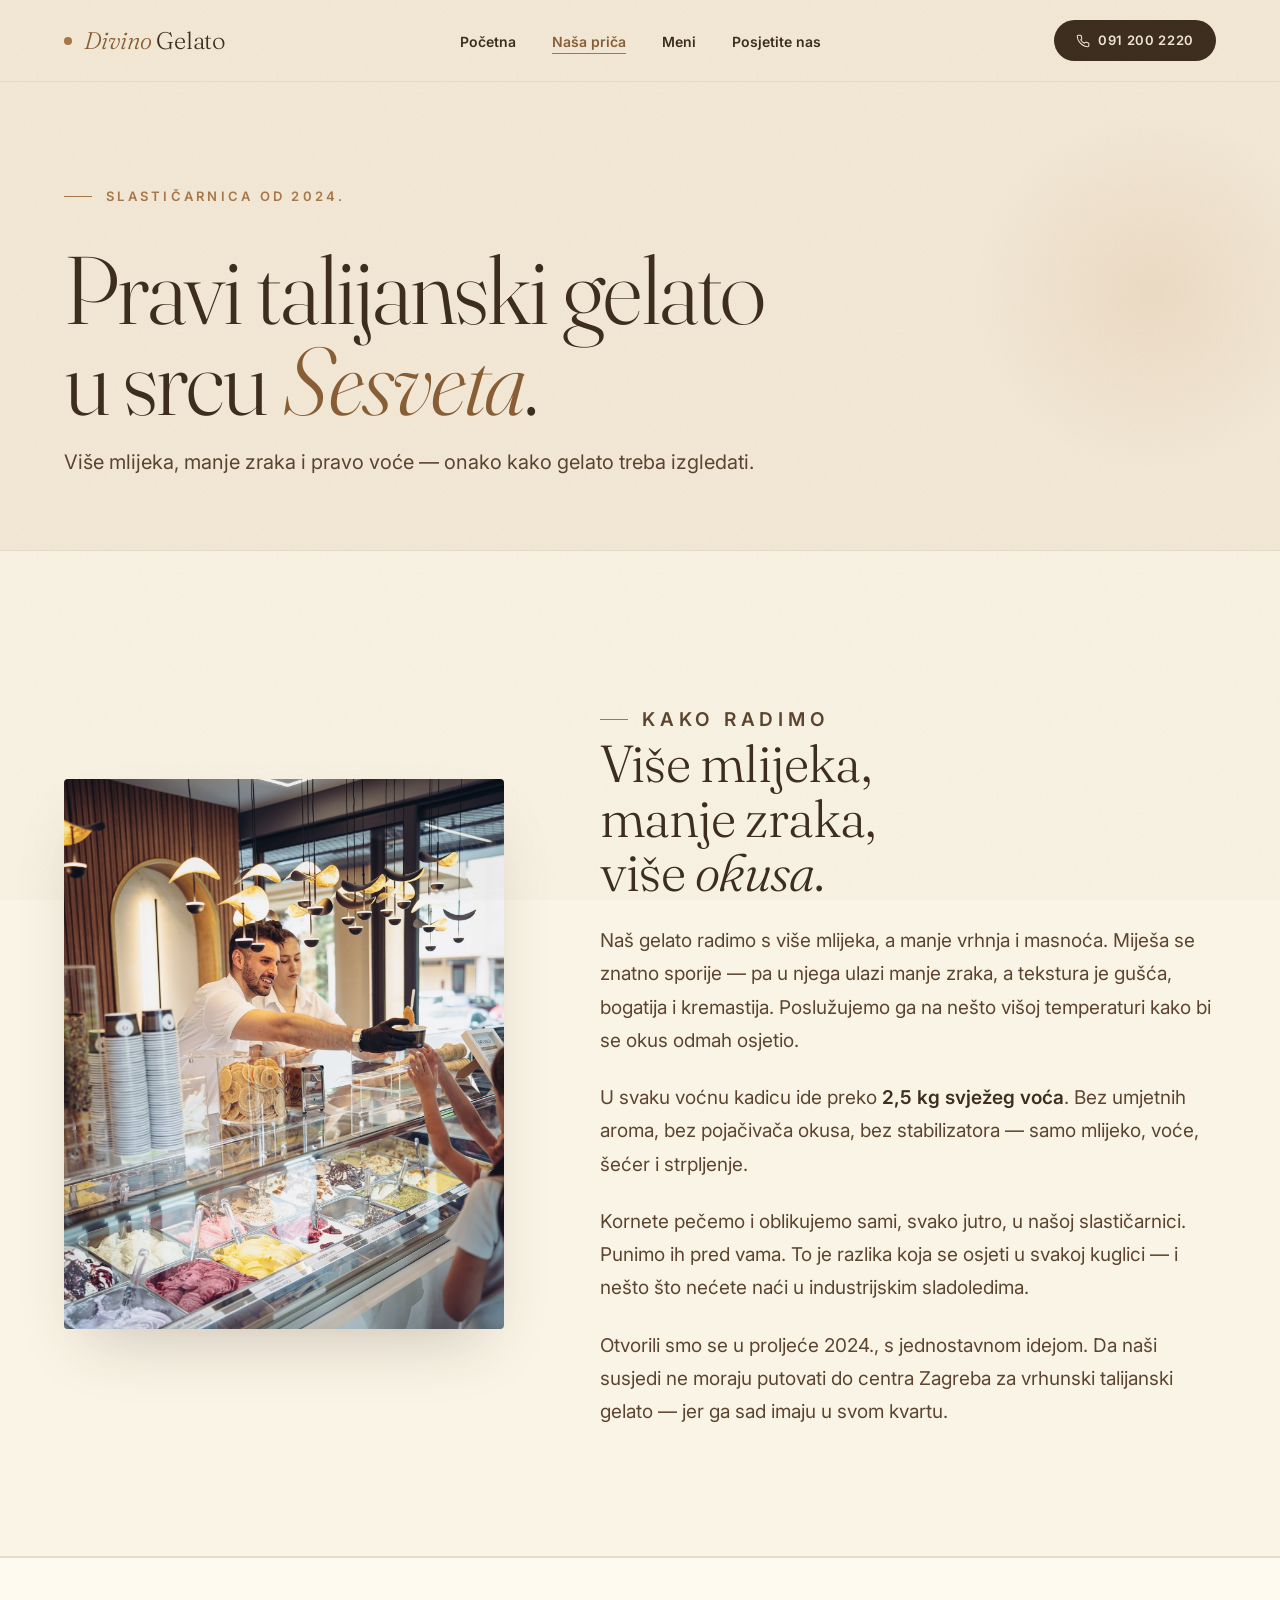
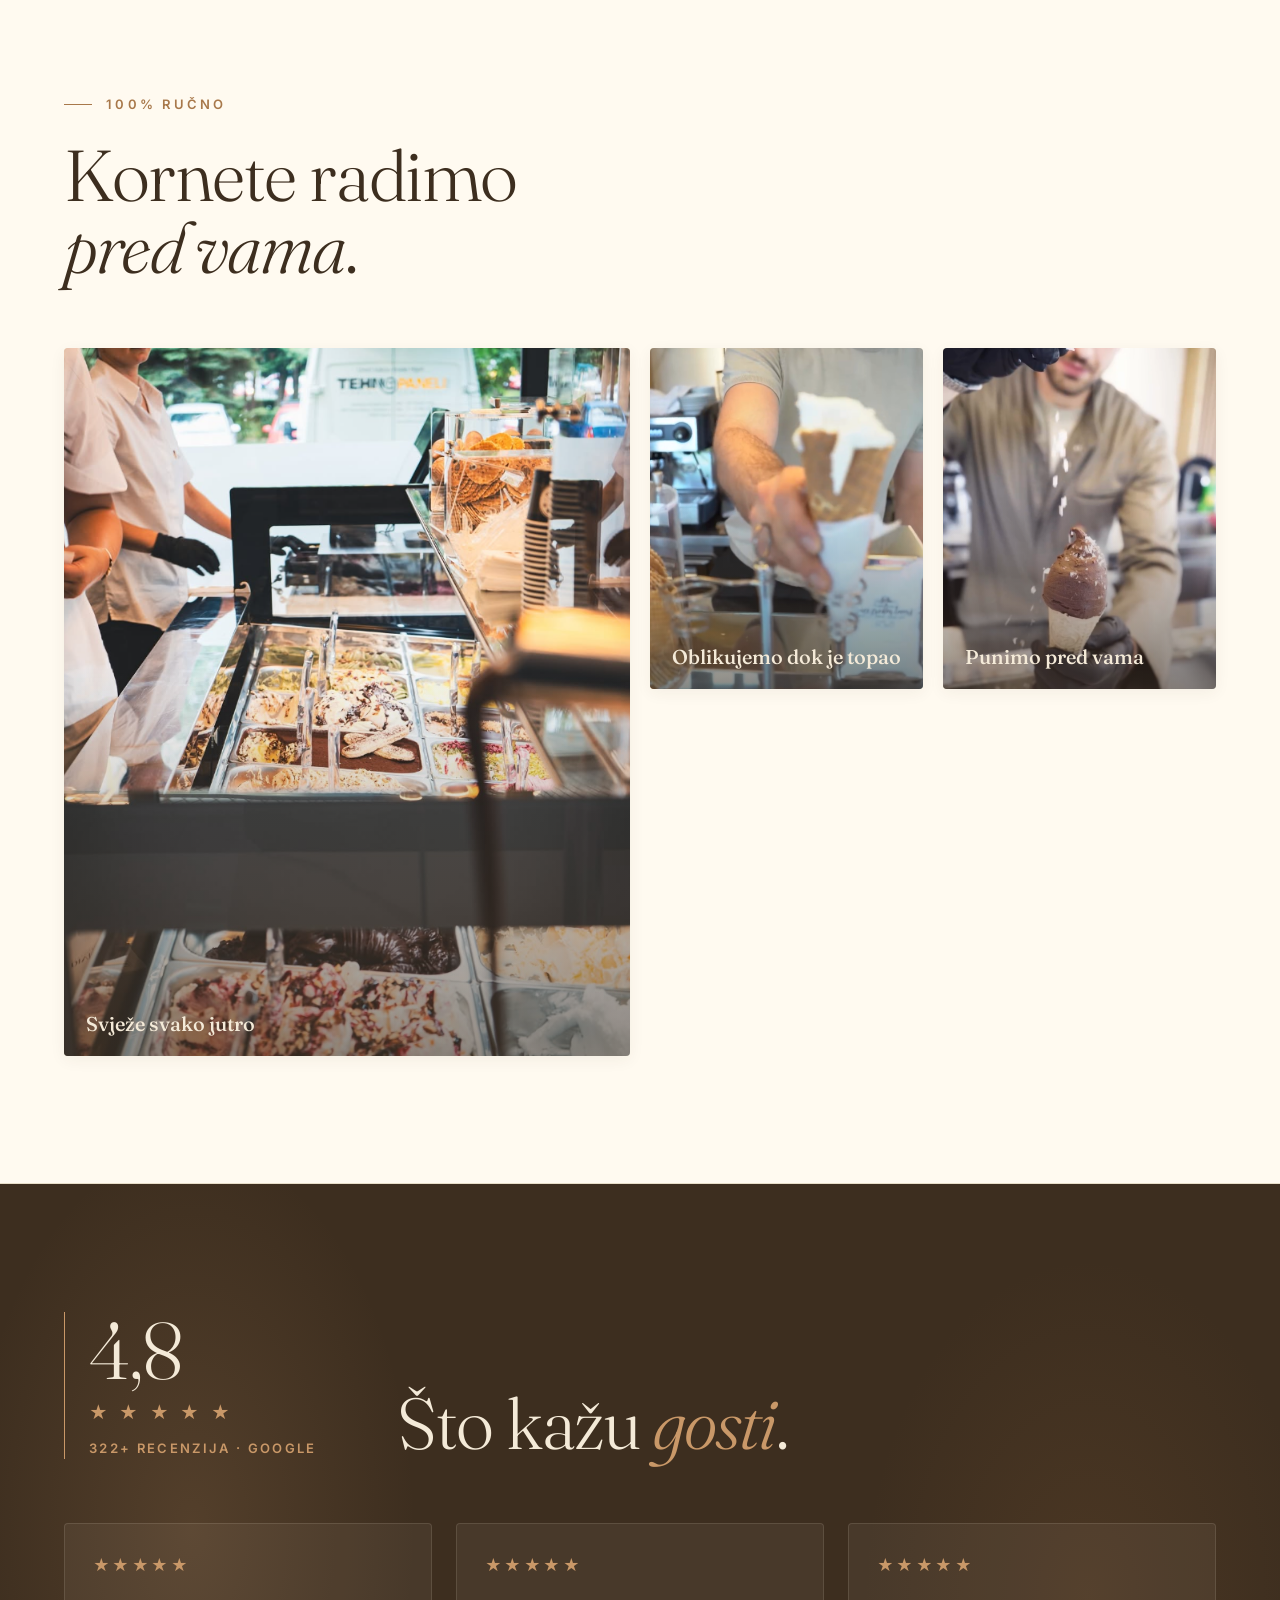
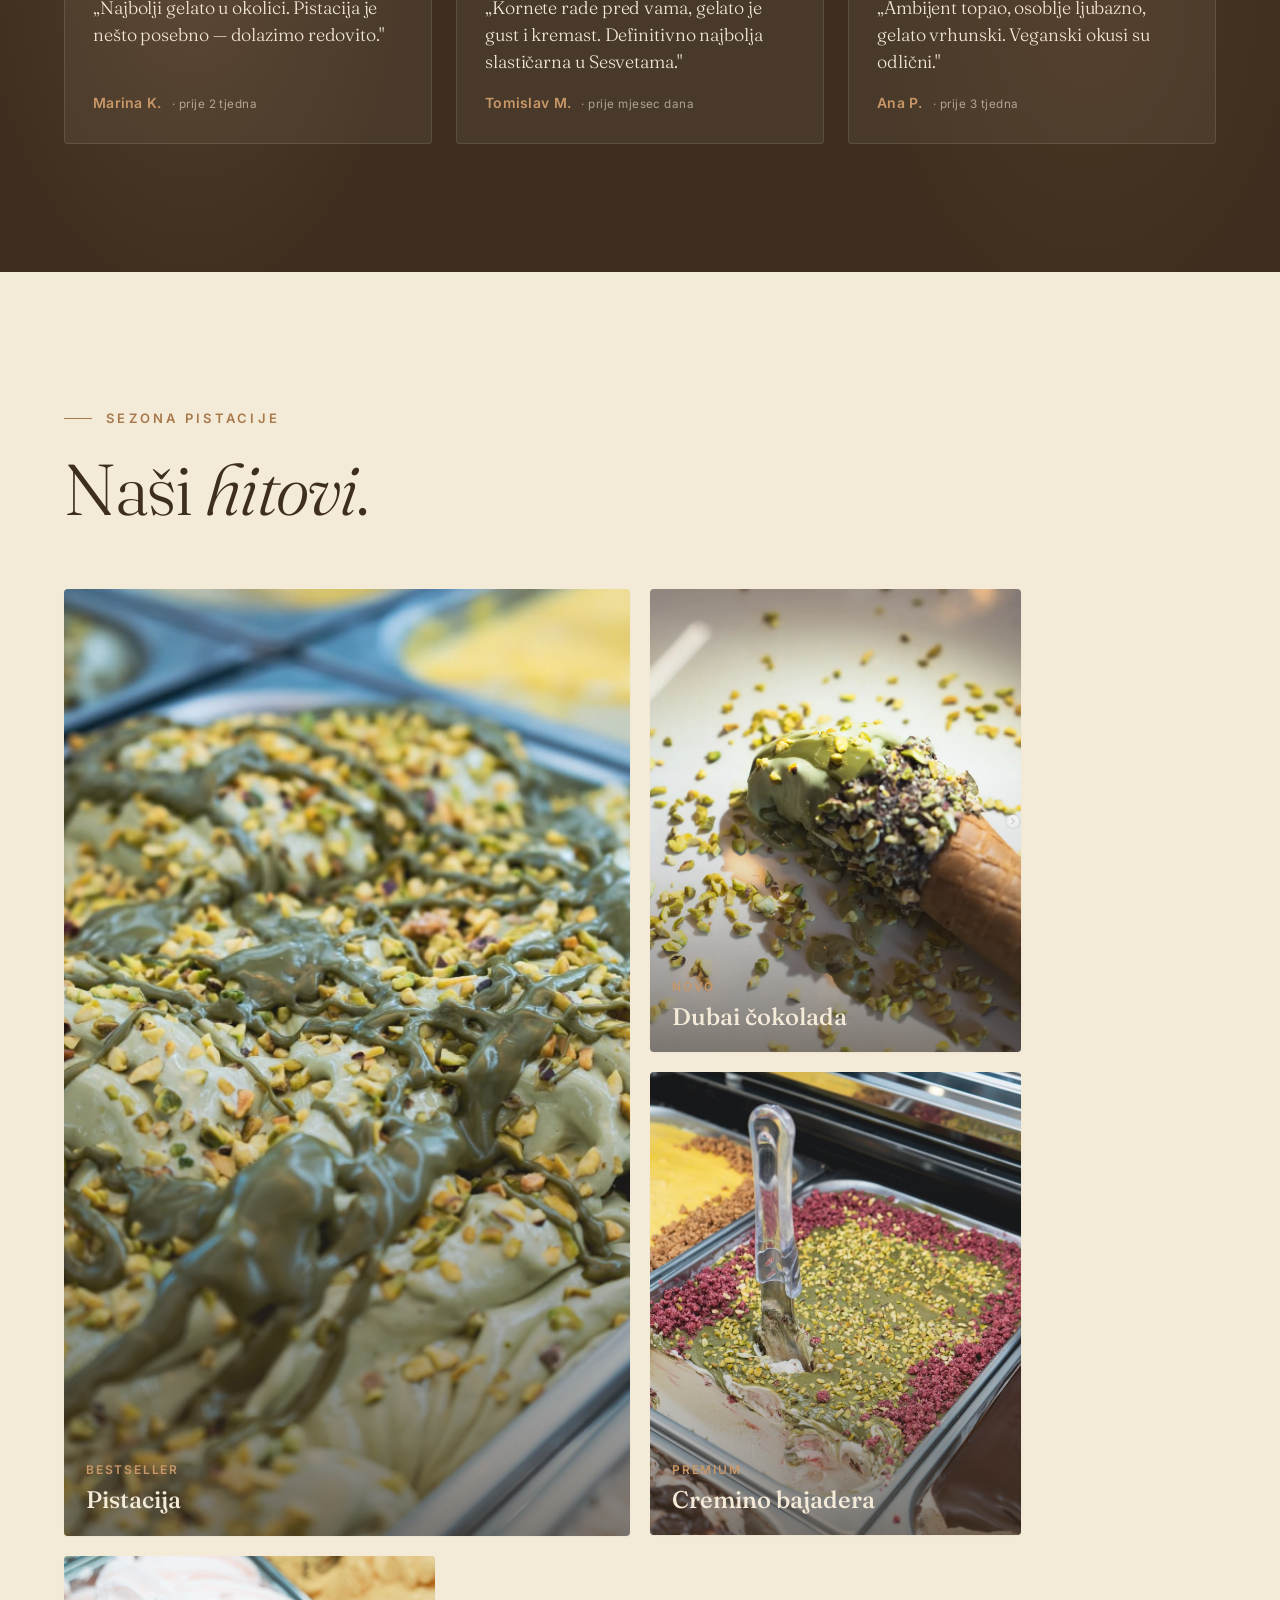
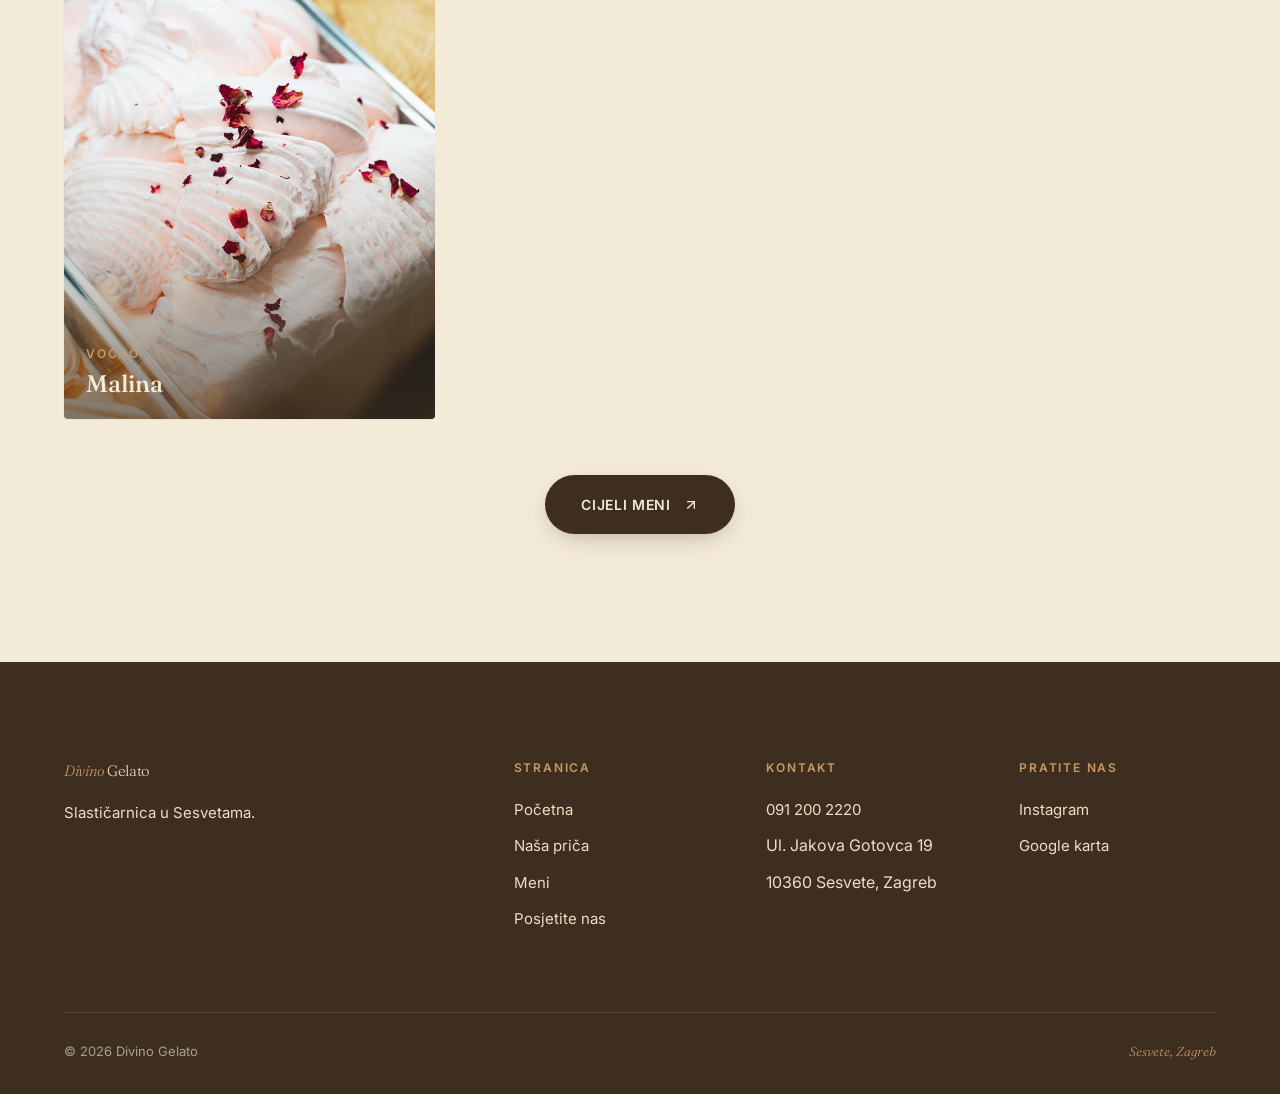
<file: Gelato_divina/o-nama.html>
<!doctype html>
<html lang="hr">
<head>
<meta charset="UTF-8" />
<meta name="viewport" content="width=device-width, initial-scale=1" />
<title>Naša priča — Divino Gelato</title>
<meta name="description" content="Divino Gelato — slastičarnica u Sesvetama. Pravi talijanski gelato, ručno rađen, od proljeća 2024." />

<link rel="preconnect" href="https://fonts.googleapis.com" />
<link rel="preconnect" href="https://fonts.gstatic.com" crossorigin />
<link href="https://fonts.googleapis.com/css2?family=Fraunces:ital,opsz,wght@0,9..144,300;0,9..144,500;1,9..144,300;1,9..144,500&family=Inter:wght@400;600&display=swap" rel="stylesheet" />
<link rel="stylesheet" href="styles.css" />
</head>
<body>

<!-- ============================= NAV ============================= -->
<header class="nav">
  <div class="nav-inner">
    <a href="index.html" class="nav-logo" aria-label="Divino Gelato — naslovna">
      <span class="nav-logo-dot" aria-hidden="true"></span>
      <span><span class="italic">Divino</span> Gelato</span>
    </a>
    <nav>
      <ul class="nav-links">
        <li><a href="index.html">Početna</a></li>
        <li><a href="o-nama.html" class="active">Naša priča</a></li>
        <li><a href="meni.html">Meni</a></li>
        <li><a href="posjetite.html">Posjetite nas</a></li>
        <li class="nav-mobile-cta">
          <a href="tel:+385912002220">
            <svg viewBox="0 0 24 24" fill="none" stroke="currentColor" stroke-width="1.8" stroke-linecap="round" stroke-linejoin="round" aria-hidden="true"><path d="M22 16.92v3a2 2 0 0 1-2.18 2 19.79 19.79 0 0 1-8.63-3.07 19.5 19.5 0 0 1-6-6 19.79 19.79 0 0 1-3.07-8.67A2 2 0 0 1 4.11 2h3a2 2 0 0 1 2 1.72 12.84 12.84 0 0 0 .7 2.81 2 2 0 0 1-.45 2.11L8.09 9.91a16 16 0 0 0 6 6l1.27-1.27a2 2 0 0 1 2.11-.45 12.84 12.84 0 0 0 2.81.7A2 2 0 0 1 22 16.92Z"/></svg>
            091 200 2220
          </a>
        </li>
      </ul>
    </nav>
    <a class="nav-cta" href="tel:+385912002220">
      <svg width="14" height="14" viewBox="0 0 24 24" fill="none" stroke="currentColor" stroke-width="1.8" stroke-linecap="round" stroke-linejoin="round" aria-hidden="true"><path d="M22 16.92v3a2 2 0 0 1-2.18 2 19.79 19.79 0 0 1-8.63-3.07 19.5 19.5 0 0 1-6-6 19.79 19.79 0 0 1-3.07-8.67A2 2 0 0 1 4.11 2h3a2 2 0 0 1 2 1.72 12.84 12.84 0 0 0 .7 2.81 2 2 0 0 1-.45 2.11L8.09 9.91a16 16 0 0 0 6 6l1.27-1.27a2 2 0 0 1 2.11-.45 12.84 12.84 0 0 0 2.81.7A2 2 0 0 1 22 16.92Z"/></svg>
      091 200 2220
    </a>
    <button class="nav-toggle" aria-label="Otvori meni" aria-expanded="false" aria-controls="primary-nav">
      <span class="nav-toggle-bar"></span>
      <span class="nav-toggle-bar"></span>
      <span class="nav-toggle-bar"></span>
    </button>
  </div>
</header>

<!-- ============================= PAGE HEADER ============================= -->
<section class="page-header">
  <div class="container">
    <div class="page-header-inner">
      <p class="eyebrow reveal">Slastičarnica od 2024.</p>
      <h1 class="display-lg reveal">
        Pravi talijanski gelato<br />u srcu <span class="italic">Sesveta</span>.
      </h1>
      <p class="lead reveal" style="margin-top: 20px;">
        Više mlijeka, manje zraka i pravo voće — onako kako gelato treba izgledati.
      </p>
    </div>
  </div>
</section>

<!-- ============================= STORY SPLIT ============================= -->
<section class="section prica-section">
  <div class="container">
    <div class="prica-grid">
      <div class="prica-image reveal">
        <img src="brand_assets/story-master.png" alt="Slastičar iza vitrine, gost u prvom planu." loading="lazy" />
      </div>
      <div class="prica-body reveal">
        <p class="eyebrow">Kako radimo</p>
        <h2 class="h2">
          Više mlijeka,<br />manje zraka,<br />više <span class="italic">okusa</span>.
        </h2>
        <p>
          Naš gelato radimo s više mlijeka, a manje vrhnja i masnoća. Miješa se znatno
          sporije — pa u njega ulazi manje zraka, a tekstura je gušća, bogatija i
          kremastija. Poslužujemo ga na nešto višoj temperaturi kako bi se okus
          odmah osjetio.
        </p>
        <p>
          U svaku voćnu kadicu ide preko
          <strong style="color: var(--espresso); font-weight: 600;">2,5 kg svježeg voća</strong>.
          Bez umjetnih aroma, bez pojačivača okusa, bez stabilizatora — samo mlijeko,
          voće, šećer i strpljenje.
        </p>
        <p>
          Kornete pečemo i oblikujemo sami, svako jutro, u našoj slastičarnici.
          Punimo ih pred vama. To je razlika koja se osjeti u svakoj kuglici —
          i nešto što nećete naći u industrijskim sladoledima.
        </p>
        <p>
          Otvorili smo se u proljeće 2024., s jednostavnom idejom. Da naši susjedi
          ne moraju putovati do centra Zagreba za vrhunski talijanski gelato —
          jer ga sad imaju u svom kvartu.
        </p>
      </div>
    </div>
  </div>
</section>

<!-- ============================= KORNETE PRED VAMA ============================= -->
<section class="section craft-section">
  <div class="container">
    <div class="craft-head">
      <div class="reveal">
        <p class="eyebrow">100% ručno</p>
        <h2 class="h1">
          Kornete radimo<br /><span class="italic">pred vama</span>.
        </h2>
      </div>
    </div>

    <div class="craft-strip">
      <article class="craft-tile craft-big reveal">
        <img src="brand_assets/vitrina-wide.png" alt="Slastičar iza vitrine pune svježeg gelata." loading="lazy" />
        <div class="craft-tile-caption">
          <h4>Svježe svako jutro</h4>
        </div>
      </article>
      <article class="craft-tile craft-third reveal">
        <img src="brand_assets/craft-cone-shaping.png" alt="Slastičar oblikuje topli kornet." loading="lazy" />
        <div class="craft-tile-caption">
          <h4>Oblikujemo dok je topao</h4>
        </div>
      </article>
      <article class="craft-tile craft-third reveal">
        <img src="brand_assets/craft-cone-chocolate.png" alt="Slastičar drži svježe punjeni kornet." loading="lazy" />
        <div class="craft-tile-caption">
          <h4>Punimo pred vama</h4>
        </div>
      </article>
    </div>
  </div>
</section>

<!-- ============================= REVIEWS ============================= -->
<section class="section reviews-section">
  <div class="container reviews-inner">
    <div class="reviews-header">
      <div class="reviews-rating reveal">
        <span class="rating-number"><span class="count-up" data-target="4,9">4,9</span></span>
        <div class="rating-stars" aria-hidden="true">★ ★ ★ ★ ★</div>
        <span class="rating-meta"><span class="count-up" data-target="330">330</span>+ recenzija · Google</span>
      </div>
      <h2 class="h1 reveal">
        Što kažu <span class="italic">gosti</span>.
      </h2>
    </div>

    <div class="reviews-grid">
      <article class="review-card reveal">
        <div class="stars" aria-label="5 zvjezdica">★★★★★</div>
        <blockquote>„Najbolji gelato u okolici. Pistacija je nešto posebno — dolazimo redovito."</blockquote>
        <span class="author">Marina K. <small>· prije 2 tjedna</small></span>
      </article>
      <article class="review-card reveal">
        <div class="stars" aria-label="5 zvjezdica">★★★★★</div>
        <blockquote>„Kornete rade pred vama, gelato je gust i kremast. Definitivno najbolja slastičarna u Sesvetama."</blockquote>
        <span class="author">Tomislav M. <small>· prije mjesec dana</small></span>
      </article>
      <article class="review-card reveal">
        <div class="stars" aria-label="5 zvjezdica">★★★★★</div>
        <blockquote>„Ambijent topao, osoblje ljubazno, gelato vrhunski. Veganski okusi su odlični."</blockquote>
        <span class="author">Ana P. <small>· prije 3 tjedna</small></span>
      </article>
    </div>
  </div>
</section>

<!-- ============================= HITOVI ============================= -->
<section class="section">
  <div class="container">
    <div class="craft-head">
      <div class="reveal">
        <p class="eyebrow">Sezona pistacije</p>
        <h2 class="h1">
          Naši <span class="italic">hitovi</span>.
        </h2>
      </div>
    </div>

    <div class="okusi-grid">
      <article class="okusi-tile tile-feature reveal">
        <img src="brand_assets/flavor-pistachio.png" alt="Pistacija gelato — bestseller." loading="lazy" />
        <div class="okusi-caption">
          <span class="label">Bestseller</span>
          <h4 class="h4">Pistacija</h4>
        </div>
      </article>
      <article class="okusi-tile tile-third reveal">
        <img src="brand_assets/flavor-cone-pistachio.png" alt="Dubai čokolada — novi hit." loading="lazy" />
        <div class="okusi-caption">
          <span class="label">Novo</span>
          <h4 class="h4">Dubai čokolada</h4>
        </div>
      </article>
      <article class="okusi-tile tile-third reveal">
        <img src="brand_assets/flavor-bajadera.png" alt="Cremino bajadera." loading="lazy" />
        <div class="okusi-caption">
          <span class="label">Premium</span>
          <h4 class="h4">Cremino bajadera</h4>
        </div>
      </article>
      <article class="okusi-tile tile-third reveal">
        <img src="brand_assets/flavor-raspberry-rose.png" alt="Malina s laticama ruže." loading="lazy" />
        <div class="okusi-caption">
          <span class="label">Voćno</span>
          <h4 class="h4">Malina</h4>
        </div>
      </article>
    </div>

    <div style="margin-top: 56px; display: flex; justify-content: center;" class="reveal">
      <a class="btn btn-primary" href="meni.html">
        Cijeli meni
        <svg class="btn-icon" viewBox="0 0 24 24" fill="none" stroke="currentColor" stroke-width="2" stroke-linecap="round" stroke-linejoin="round" aria-hidden="true"><path d="M7 17 17 7"/><path d="M7 7h10v10"/></svg>
      </a>
    </div>
  </div>
</section>

<!-- ============================= FOOTER ============================= -->
<footer class="footer">
  <div class="container">
    <div class="footer-grid">
      <div>
        <p class="footer-logo"><span class="italic">Divino</span> Gelato</p>
        <p style="max-width: 36ch;">Slastičarnica u Sesvetama.</p>
      </div>
      <div class="footer-col">
        <span class="label">Stranica</span>
        <ul>
          <li><a href="index.html">Početna</a></li>
          <li><a href="o-nama.html">Naša priča</a></li>
          <li><a href="meni.html">Meni</a></li>
          <li><a href="posjetite.html">Posjetite nas</a></li>
        </ul>
      </div>
      <div class="footer-col">
        <span class="label">Kontakt</span>
        <ul>
          <li><a href="tel:+385912002220">091 200 2220</a></li>
          <li>Ul. Jakova Gotovca 19</li>
          <li>10360 Sesvete, Zagreb</li>
        </ul>
      </div>
      <div class="footer-col">
        <span class="label">Pratite nas</span>
        <ul>
          <li><a href="https://www.instagram.com/divino_gelato_/" target="_blank" rel="noopener">Instagram</a></li>
          <li><a href="https://www.google.com/maps/search/?api=1&query=Gelato+Divino+Sesvete+Jakova+Gotovca+19" target="_blank" rel="noopener">Google karta</a></li>
        </ul>
      </div>
    </div>
    <div class="footer-bottom">
      <span>© <span id="year">2025</span> Divino Gelato</span>
      <span class="footer-mark">Sesvete, Zagreb</span>
    </div>
  </div>
</footer>

<a class="floating-phone" href="tel:+385912002220" aria-label="Nazovite Divino Gelato">
  <svg viewBox="0 0 24 24" fill="none" stroke="currentColor" stroke-width="1.8" stroke-linecap="round" stroke-linejoin="round" aria-hidden="true"><path d="M22 16.92v3a2 2 0 0 1-2.18 2 19.79 19.79 0 0 1-8.63-3.07 19.5 19.5 0 0 1-6-6 19.79 19.79 0 0 1-3.07-8.67A2 2 0 0 1 4.11 2h3a2 2 0 0 1 2 1.72 12.84 12.84 0 0 0 .7 2.81 2 2 0 0 1-.45 2.11L8.09 9.91a16 16 0 0 0 6 6l1.27-1.27a2 2 0 0 1 2.11-.45 12.84 12.84 0 0 0 2.81.7A2 2 0 0 1 22 16.92Z"/></svg>
</a>

<script src="app.js"></script>
</body>
</html>
</file>
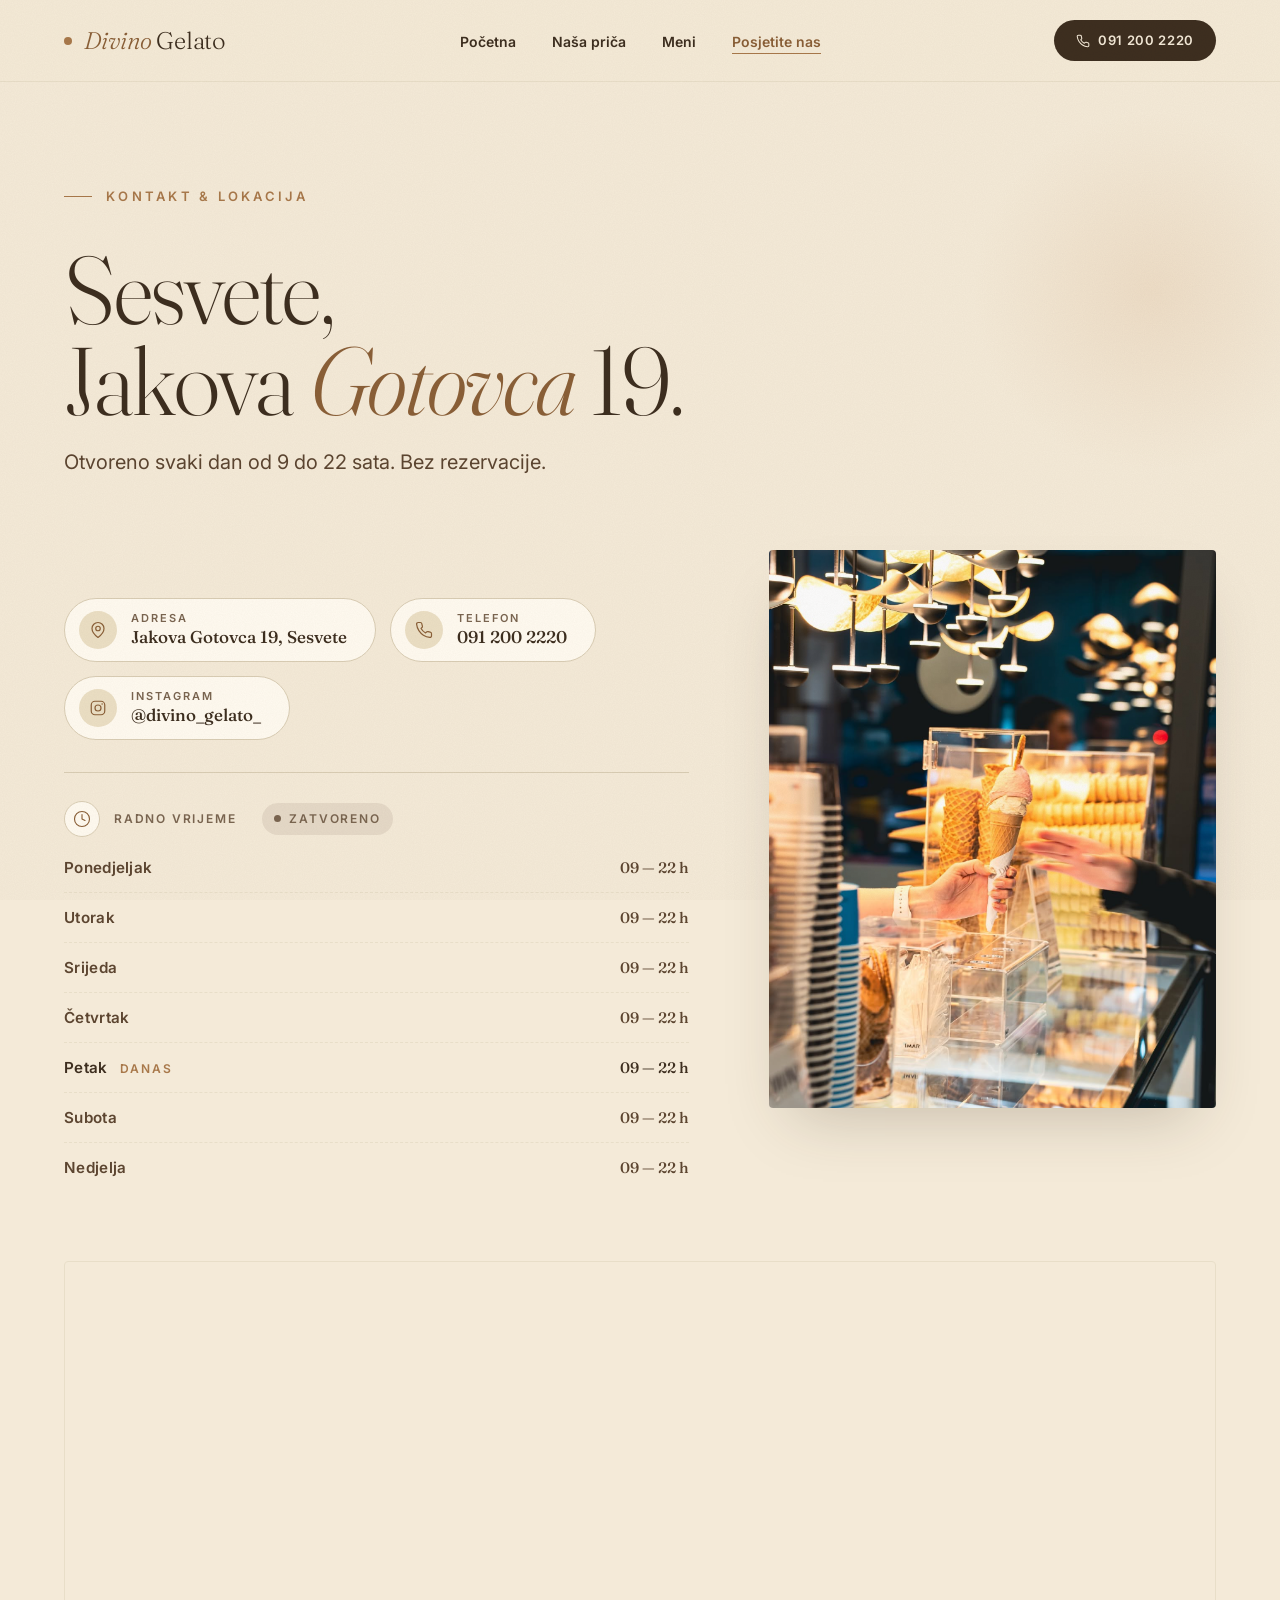
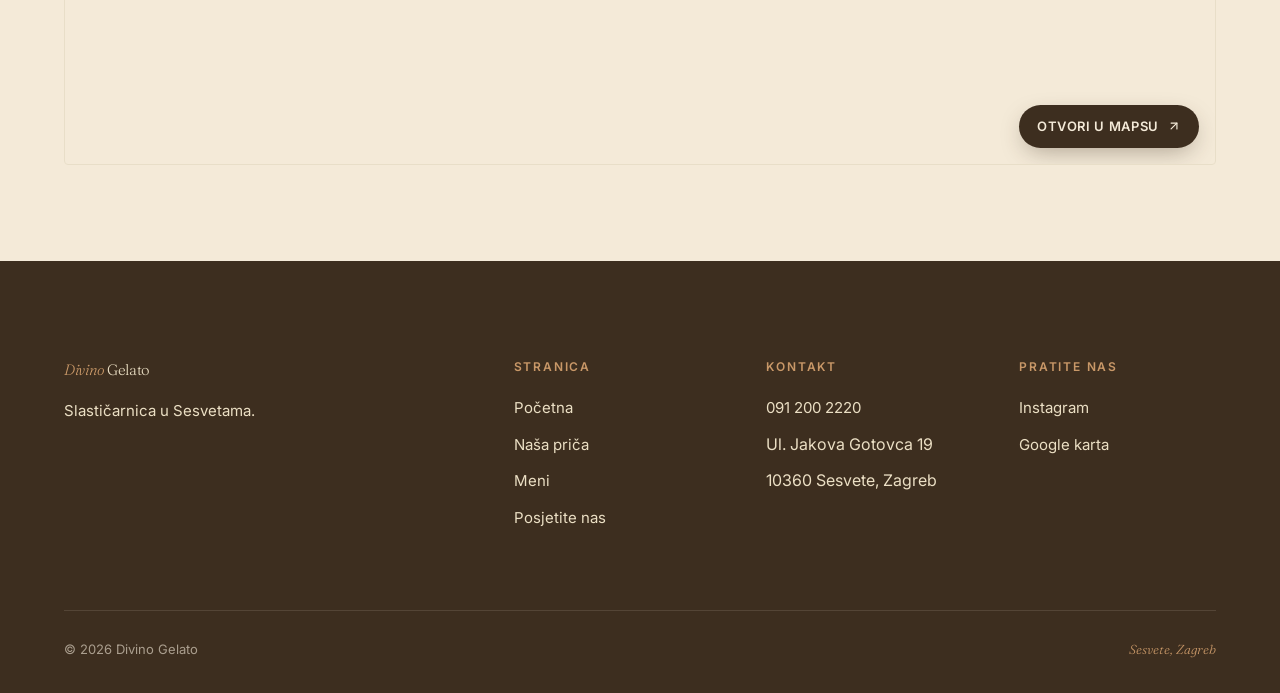
<file: Gelato_divina/posjetite.html>
<!doctype html>
<html lang="hr">
<head>
<meta charset="UTF-8" />
<meta name="viewport" content="width=device-width, initial-scale=1" />
<title>Posjetite nas — Divino Gelato | Sesvete, Zagreb</title>
<meta name="description" content="Divino Gelato — Jakova Gotovca 19, Sesvete, Zagreb. Otvoreno svaki dan 9 — 22 h. 091 200 2220." />

<link rel="preconnect" href="https://fonts.googleapis.com" />
<link rel="preconnect" href="https://fonts.gstatic.com" crossorigin />
<link href="https://fonts.googleapis.com/css2?family=Fraunces:ital,opsz,wght@0,9..144,300;0,9..144,500;1,9..144,300;1,9..144,500&family=Inter:wght@400;600&display=swap" rel="stylesheet" />
<link rel="stylesheet" href="styles.css" />
</head>
<body>

<!-- ============================= NAV ============================= -->
<header class="nav">
  <div class="nav-inner">
    <a href="index.html" class="nav-logo" aria-label="Divino Gelato — naslovna">
      <span class="nav-logo-dot" aria-hidden="true"></span>
      <span><span class="italic">Divino</span> Gelato</span>
    </a>
    <nav>
      <ul class="nav-links">
        <li><a href="index.html">Početna</a></li>
        <li><a href="o-nama.html">Naša priča</a></li>
        <li><a href="meni.html">Meni</a></li>
        <li><a href="posjetite.html" class="active">Posjetite nas</a></li>
        <li class="nav-mobile-cta">
          <a href="tel:+385912002220">
            <svg viewBox="0 0 24 24" fill="none" stroke="currentColor" stroke-width="1.8" stroke-linecap="round" stroke-linejoin="round" aria-hidden="true"><path d="M22 16.92v3a2 2 0 0 1-2.18 2 19.79 19.79 0 0 1-8.63-3.07 19.5 19.5 0 0 1-6-6 19.79 19.79 0 0 1-3.07-8.67A2 2 0 0 1 4.11 2h3a2 2 0 0 1 2 1.72 12.84 12.84 0 0 0 .7 2.81 2 2 0 0 1-.45 2.11L8.09 9.91a16 16 0 0 0 6 6l1.27-1.27a2 2 0 0 1 2.11-.45 12.84 12.84 0 0 0 2.81.7A2 2 0 0 1 22 16.92Z"/></svg>
            091 200 2220
          </a>
        </li>
      </ul>
    </nav>
    <a class="nav-cta" href="tel:+385912002220">
      <svg width="14" height="14" viewBox="0 0 24 24" fill="none" stroke="currentColor" stroke-width="1.8" stroke-linecap="round" stroke-linejoin="round" aria-hidden="true"><path d="M22 16.92v3a2 2 0 0 1-2.18 2 19.79 19.79 0 0 1-8.63-3.07 19.5 19.5 0 0 1-6-6 19.79 19.79 0 0 1-3.07-8.67A2 2 0 0 1 4.11 2h3a2 2 0 0 1 2 1.72 12.84 12.84 0 0 0 .7 2.81 2 2 0 0 1-.45 2.11L8.09 9.91a16 16 0 0 0 6 6l1.27-1.27a2 2 0 0 1 2.11-.45 12.84 12.84 0 0 0 2.81.7A2 2 0 0 1 22 16.92Z"/></svg>
      091 200 2220
    </a>
    <button class="nav-toggle" aria-label="Otvori meni" aria-expanded="false" aria-controls="primary-nav">
      <span class="nav-toggle-bar"></span>
      <span class="nav-toggle-bar"></span>
      <span class="nav-toggle-bar"></span>
    </button>
  </div>
</header>

<!-- ============================= PAGE HEADER ============================= -->
<section class="page-header">
  <div class="container">
    <div class="page-header-inner">
      <p class="eyebrow reveal">Kontakt &amp; lokacija</p>
      <h1 class="display-lg reveal">
        Sesvete,<br />Jakova <span class="italic">Gotovca</span> 19.
      </h1>
      <p class="lead reveal" style="margin-top: 20px;">
        Otvoreno svaki dan od 9 do 22 sata. Bez rezervacije.
      </p>
    </div>
  </div>
</section>

<!-- ============================= CONTACT GRID ============================= -->
<section class="section-sm" style="padding-top: 0;">
  <div class="container">
    <div class="posjet-layout">
      <div class="contact-block reveal">
        <div class="info-pills">
          <a class="info-pill" href="https://www.google.com/maps/search/?api=1&query=Gelato+Divino+Sesvete+Jakova+Gotovca+19" target="_blank" rel="noopener" aria-label="Otvori adresu u Google kartama">
            <span class="pill-icon" aria-hidden="true">
              <svg width="18" height="18" viewBox="0 0 24 24" fill="none" stroke="currentColor" stroke-width="1.6" stroke-linecap="round" stroke-linejoin="round"><path d="M20 10c0 6-8 12-8 12s-8-6-8-12a8 8 0 0 1 16 0Z"/><circle cx="12" cy="10" r="3"/></svg>
            </span>
            <span class="info-pill-text">
              <span class="pill-label">Adresa</span>
              <span class="pill-value">Jakova Gotovca 19, Sesvete</span>
            </span>
          </a>

          <a class="info-pill" href="tel:+385912002220" aria-label="Nazovite Divino Gelato">
            <span class="pill-icon" aria-hidden="true">
              <svg width="18" height="18" viewBox="0 0 24 24" fill="none" stroke="currentColor" stroke-width="1.6" stroke-linecap="round" stroke-linejoin="round"><path d="M22 16.92v3a2 2 0 0 1-2.18 2 19.79 19.79 0 0 1-8.63-3.07 19.5 19.5 0 0 1-6-6 19.79 19.79 0 0 1-3.07-8.67A2 2 0 0 1 4.11 2h3a2 2 0 0 1 2 1.72 12.84 12.84 0 0 0 .7 2.81 2 2 0 0 1-.45 2.11L8.09 9.91a16 16 0 0 0 6 6l1.27-1.27a2 2 0 0 1 2.11-.45 12.84 12.84 0 0 0 2.81.7A2 2 0 0 1 22 16.92Z"/></svg>
            </span>
            <span class="info-pill-text">
              <span class="pill-label">Telefon</span>
              <span class="pill-value">091 200 2220</span>
            </span>
          </a>

          <a class="info-pill" href="https://www.instagram.com/divino_gelato_/" target="_blank" rel="noopener" aria-label="Pratite Divino Gelato na Instagramu">
            <span class="pill-icon" aria-hidden="true">
              <svg width="18" height="18" viewBox="0 0 24 24" fill="none" stroke="currentColor" stroke-width="1.6" stroke-linecap="round" stroke-linejoin="round"><rect x="3" y="3" width="18" height="18" rx="5"/><circle cx="12" cy="12" r="4"/><circle cx="17.5" cy="6.5" r="1" fill="currentColor" stroke="none"/></svg>
            </span>
            <span class="info-pill-text">
              <span class="pill-label">Instagram</span>
              <span class="pill-value">@divino_gelato_</span>
            </span>
          </a>
        </div>

        <div class="info-block">
          <div class="info-block-head">
            <span class="icon-circle" aria-hidden="true">
              <svg width="18" height="18" viewBox="0 0 24 24" fill="none" stroke="currentColor" stroke-width="1.5" stroke-linecap="round" stroke-linejoin="round"><circle cx="12" cy="12" r="10"/><polyline points="12 6 12 12 16 14"/></svg>
            </span>
            <span class="label">Radno vrijeme</span>
            <span class="open-pill"><span class="dot" aria-hidden="true"></span>Otvoreno</span>
          </div>

          <ul class="hours-list" id="hoursList">
            <li data-day="1"><span class="hours-day">Ponedjeljak</span><span class="hours-time">09 — 22 h</span></li>
            <li data-day="2"><span class="hours-day">Utorak</span><span class="hours-time">09 — 22 h</span></li>
            <li data-day="3"><span class="hours-day">Srijeda</span><span class="hours-time">09 — 22 h</span></li>
            <li data-day="4"><span class="hours-day">Četvrtak</span><span class="hours-time">09 — 22 h</span></li>
            <li data-day="5"><span class="hours-day">Petak</span><span class="hours-time">09 — 22 h</span></li>
            <li data-day="6"><span class="hours-day">Subota</span><span class="hours-time">09 — 22 h</span></li>
            <li data-day="0"><span class="hours-day">Nedjelja</span><span class="hours-time">09 — 22 h</span></li>
          </ul>
        </div>
      </div>

      <div class="posjet-image reveal">
        <img src="brand_assets/interior-hero.png" alt="Interijer slastičarnice — vitrina s gelatima." loading="lazy" />
      </div>

      <!-- ============================= MAP ============================= -->
      <div class="map-wrap reveal" aria-label="Karta lokacije">
        <iframe
          title="Karta — Gelato Divino, Sesvete"
          src="https://maps.google.com/maps?q=Gelato+Divino,+Jakova+Gotovca+19,+Sesvete&output=embed"
          loading="lazy"
          referrerpolicy="no-referrer-when-downgrade"
          allowfullscreen
        ></iframe>
        <a class="map-cta" href="https://www.google.com/maps/search/?api=1&query=Gelato+Divino+Sesvete" target="_blank" rel="noopener" aria-label="Otvori Gelato Divino u Google Mapsu">
          <span>Otvori u Mapsu</span>
          <svg width="14" height="14" viewBox="0 0 24 24" fill="none" stroke="currentColor" stroke-width="2" stroke-linecap="round" stroke-linejoin="round" aria-hidden="true"><path d="M7 17 17 7"/><path d="M7 7h10v10"/></svg>
        </a>
      </div>
    </div>
  </div>
</section>

<!-- ============================= FOOTER ============================= -->
<footer class="footer">
  <div class="container">
    <div class="footer-grid">
      <div>
        <p class="footer-logo"><span class="italic">Divino</span> Gelato</p>
        <p style="max-width: 36ch;">Slastičarnica u Sesvetama.</p>
      </div>
      <div class="footer-col">
        <span class="label">Stranica</span>
        <ul>
          <li><a href="index.html">Početna</a></li>
          <li><a href="o-nama.html">Naša priča</a></li>
          <li><a href="meni.html">Meni</a></li>
          <li><a href="posjetite.html">Posjetite nas</a></li>
        </ul>
      </div>
      <div class="footer-col">
        <span class="label">Kontakt</span>
        <ul>
          <li><a href="tel:+385912002220">091 200 2220</a></li>
          <li>Ul. Jakova Gotovca 19</li>
          <li>10360 Sesvete, Zagreb</li>
        </ul>
      </div>
      <div class="footer-col">
        <span class="label">Pratite nas</span>
        <ul>
          <li><a href="https://www.instagram.com/divino_gelato_/" target="_blank" rel="noopener">Instagram</a></li>
          <li><a href="https://www.google.com/maps/search/?api=1&query=Gelato+Divino+Sesvete+Jakova+Gotovca+19" target="_blank" rel="noopener">Google karta</a></li>
        </ul>
      </div>
    </div>
    <div class="footer-bottom">
      <span>© <span id="year">2025</span> Divino Gelato</span>
      <span class="footer-mark">Sesvete, Zagreb</span>
    </div>
  </div>
</footer>

<a class="floating-phone" href="tel:+385912002220" aria-label="Nazovite Divino Gelato">
  <svg viewBox="0 0 24 24" fill="none" stroke="currentColor" stroke-width="1.8" stroke-linecap="round" stroke-linejoin="round" aria-hidden="true"><path d="M22 16.92v3a2 2 0 0 1-2.18 2 19.79 19.79 0 0 1-8.63-3.07 19.5 19.5 0 0 1-6-6 19.79 19.79 0 0 1-3.07-8.67A2 2 0 0 1 4.11 2h3a2 2 0 0 1 2 1.72 12.84 12.84 0 0 0 .7 2.81 2 2 0 0 1-.45 2.11L8.09 9.91a16 16 0 0 0 6 6l1.27-1.27a2 2 0 0 1 2.11-.45 12.84 12.84 0 0 0 2.81.7A2 2 0 0 1 22 16.92Z"/></svg>
</a>

<script src="app.js"></script>
</body>
</html>
</file>
<file: Gelato_divina/styles.css>
/* =====================================================================
   DIVINO GELATO — Shared design system styles
   ===================================================================== */

:root {
  --cream:        #F4EAD8;
  --cream-soft:   #FAF4E6;
  --cream-deep:   #EBDFC4;
  --paper:        #FFFAF0;

  --gold:         #A8784A;
  --gold-light:   #C99868;
  --gold-deep:    #8A5F37;

  --espresso:     #3D2E1F;
  --cocoa:        #5C4530;
  --mocha:        #7A6550;
  --dust:         #B5A78F;

  --line:         #D9CDB4;
  --line-soft:    #E8DEC8;

  --font-display: 'Fraunces', Georgia, serif;
  --font-sans:    'Inter', system-ui, sans-serif;

  --shadow-sm: 0 1px 2px rgba(61, 46, 31, 0.04);
  --shadow-md: 0 4px 16px rgba(61, 46, 31, 0.06);
  --shadow-lg: 0 12px 32px rgba(61, 46, 31, 0.08);
  --shadow-xl: 0 24px 64px rgba(61, 46, 31, 0.12);

  --ease-out: cubic-bezier(0.16, 1, 0.3, 1);
  --duration-fast: 200ms;
  --duration-base: 400ms;
  --duration-slow: 700ms;
}

*, *::before, *::after { box-sizing: border-box; }
html {
  scroll-behavior: smooth;
  overflow-x: clip;
}

body {
  margin: 0;
  background: var(--cream);
  color: var(--espresso);
  font-family: var(--font-sans);
  font-size: 1rem;
  line-height: 1.65;
  -webkit-font-smoothing: antialiased;
  text-rendering: optimizeLegibility;
  overflow-x: clip;
  max-width: 100vw;
}

img { display: block; max-width: 100%; height: auto; }
a { color: inherit; text-decoration: none; }

::selection { background: var(--gold); color: var(--cream); }

/* ---------- subtle film-grain ---------- */
body::before {
  content: "";
  position: fixed; inset: 0;
  pointer-events: none;
  z-index: 100;
  opacity: 0.06;
  mix-blend-mode: multiply;
  background-image: url("data:image/svg+xml;utf8,<svg xmlns='http://www.w3.org/2000/svg' width='240' height='240'><filter id='n'><feTurbulence type='fractalNoise' baseFrequency='0.9' numOctaves='2' stitchTiles='stitch'/><feColorMatrix values='0 0 0 0 0.24 0 0 0 0 0.18 0 0 0 0 0.12 0 0 0 0.9 0'/></filter><rect width='100%25' height='100%25' filter='url(%23n)'/></svg>");
}

/* ---------- layout primitives ---------- */
.container {
  max-width: 1440px;
  margin: 0 auto;
  padding-left: 64px;
  padding-right: 64px;
}
@media (max-width: 768px) {
  .container { padding-left: 20px; padding-right: 20px; }
}
@media (max-width: 480px) {
  .container { padding-left: 16px; padding-right: 16px; }
}

.section { padding-top: 128px; padding-bottom: 128px; }
.section-sm { padding-top: 96px; padding-bottom: 96px; }
@media (max-width: 768px) {
  .section, .section-sm { padding-top: 56px; padding-bottom: 56px; }
}
@media (max-width: 480px) {
  .section, .section-sm { padding-top: 48px; padding-bottom: 48px; }
}

/* ---------- typography ---------- */
.display-xl { font-family: var(--font-display); font-weight: 300; font-size: 8rem; line-height: 0.92; letter-spacing: -0.03em; margin: 0; }
.display-lg { font-family: var(--font-display); font-weight: 300; font-size: 6rem; line-height: 0.95; letter-spacing: -0.02em; margin: 0; }
.h1 { font-family: var(--font-display); font-weight: 300; font-size: 4.5rem; line-height: 1.0; letter-spacing: -0.02em; margin: 0; }
.h2 { font-family: var(--font-display); font-weight: 300; font-size: 3.25rem; line-height: 1.05; letter-spacing: -0.015em; margin: 0; }
.h3 { font-family: var(--font-display); font-weight: 500; font-size: 2.25rem; line-height: 1.15; letter-spacing: -0.01em; margin: 0; }
.h4 { font-family: var(--font-display); font-weight: 500; font-size: 1.5rem; line-height: 1.25; margin: 0; }

.lead { font-size: 1.25rem; line-height: 1.6; color: var(--cocoa); margin: 0; max-width: 60ch; }
.body-lg { font-size: 1.125rem; line-height: 1.65; }
.body    { font-size: 1rem;     line-height: 1.65; max-width: 65ch; }
.body-sm { font-size: 0.875rem; line-height: 1.55; color: var(--cocoa); }

.eyebrow {
  font-size: 0.8125rem; font-weight: 600;
  letter-spacing: 0.25em; text-transform: uppercase;
  color: var(--gold); margin: 0 0 24px 0;
  display: inline-flex; align-items: center; gap: 14px;
}
.eyebrow::before { content: ""; width: 28px; height: 1px; background: var(--gold); display: inline-block; }

.label {
  font-size: 0.75rem; font-weight: 600;
  letter-spacing: 0.15em; text-transform: uppercase;
  color: var(--mocha);
}
.italic { font-style: italic; font-weight: 300; }

@media (max-width: 768px) {
  .display-xl { font-size: 4.75rem; line-height: 0.92; letter-spacing: -0.035em; }
  .display-lg { font-size: 3rem; }
  .h1 { font-size: 2.5rem; }
  .h2 { font-size: 2rem; }
  .h3 { font-size: 1.625rem; }
  .h4 { font-size: 1.25rem; }
  .lead { font-size: 1.0625rem; line-height: 1.55; }
}
@media (max-width: 480px) {
  .display-xl { font-size: 4rem; line-height: 0.92; }
  .display-lg { font-size: 2.5rem; }
  .h1 { font-size: 2.125rem; }
  .h2 { font-size: 1.75rem; }
}

/* ---------- buttons ---------- */
.btn {
  display: inline-flex; align-items: center; gap: 12px;
  border-radius: 999px;
  font-family: var(--font-sans);
  font-weight: 600; font-size: 14px;
  letter-spacing: 0.05em; text-transform: uppercase;
  cursor: pointer;
  transition: background-color 200ms var(--ease-out),
              color 200ms var(--ease-out),
              transform 200ms var(--ease-out),
              box-shadow 300ms var(--ease-out);
  border: none; min-height: 52px;
  text-decoration: none; white-space: nowrap;
}
.btn:focus-visible { outline: 2px solid var(--gold); outline-offset: 3px; }
.btn-primary {
  background: var(--espresso); color: var(--cream);
  padding: 18px 36px;
  box-shadow: 0 8px 24px -8px rgba(61,46,31,0.35);
}
.btn-primary:hover {
  background: var(--cocoa); transform: translateY(-2px);
  box-shadow: 0 14px 32px -10px rgba(61,46,31,0.45);
}
.btn-primary:active { transform: translateY(0); }
.btn-secondary {
  background: transparent; color: var(--espresso);
  padding: 16.5px 34.5px; border: 1.5px solid var(--espresso);
}
.btn-secondary:hover { background: var(--espresso); color: var(--cream); }
.btn-icon { width: 16px; height: 16px; transition: transform 200ms var(--ease-out); }
.btn:hover .btn-icon { transform: translate(2px, -2px); }

.tlink {
  color: var(--gold); font-weight: 600;
  border-bottom: 1px solid currentColor;
  padding-bottom: 2px;
  transition: color 200ms var(--ease-out);
}
.tlink:hover { color: var(--gold-deep); }

/* =====================================================================
   NAVIGATION
   ===================================================================== */
.nav {
  position: sticky; top: 0; z-index: 50;
  background: rgba(244, 234, 216, 0.85);
  backdrop-filter: blur(14px) saturate(120%);
  -webkit-backdrop-filter: blur(14px) saturate(120%);
  border-bottom: 1px solid var(--line-soft);
}
/* On mobile the drawer is fixed positioned and must escape the nav.
   backdrop-filter creates a containing block for fixed descendants,
   which traps the drawer inside the nav. Disable backdrop-filter and
   raise the nav above the backdrop layer so the drawer (rendered inside
   the nav's stacking context) shows above the dim overlay. */
@media (max-width: 900px) {
  .nav {
    backdrop-filter: none;
    -webkit-backdrop-filter: none;
    background: rgba(244, 234, 216, 0.97);
    z-index: 60;
  }
}
.nav-inner {
  max-width: 1440px; margin: 0 auto;
  padding: 20px 64px;
  display: flex; align-items: center; justify-content: space-between; gap: 32px;
}
@media (max-width: 768px) { .nav-inner { padding: 14px 20px; gap: 16px; } }
@media (max-width: 480px) { .nav-inner { padding: 12px 16px; gap: 12px; } }

.nav-logo {
  font-family: var(--font-display); font-weight: 300;
  font-size: 1.5rem; color: var(--espresso);
  letter-spacing: -0.01em;
  display: flex; align-items: center; gap: 12px;
}
@media (max-width: 480px) { .nav-logo { font-size: 1.25rem; gap: 10px; } }
.nav-logo .italic { color: var(--gold-deep); }
.nav-logo-dot {
  width: 8px; height: 8px;
  background: var(--gold); border-radius: 999px;
  display: inline-block;
}

.nav-links { display: flex; align-items: center; gap: 36px; list-style: none; margin: 0; padding: 0; }
.nav-links a {
  font-size: 14px; font-weight: 600; color: var(--espresso);
  position: relative; padding-bottom: 4px;
  transition: color 200ms var(--ease-out);
}
.nav-links a::after {
  content: "";
  position: absolute; left: 0; bottom: 0;
  width: 100%; height: 1px;
  background: var(--gold);
  transform: scaleX(0);
  transform-origin: left center;
  transition: transform 300ms var(--ease-out);
}
.nav-links a:hover { color: var(--gold-deep); }
.nav-links a:hover::after { transform: scaleX(1); }
.nav-links a.active { color: var(--gold-deep); }
.nav-links a.active::after { transform: scaleX(1); }

.nav-cta {
  display: inline-flex; align-items: center; gap: 8px;
  padding: 10px 22px; border-radius: 999px;
  background: var(--espresso); color: var(--cream);
  font-size: 13px; font-weight: 600;
  letter-spacing: 0.05em; text-transform: uppercase;
  transition: background-color 200ms var(--ease-out);
}
.nav-cta:hover { background: var(--cocoa); }

/* ----- mobile hamburger ----- */
.nav-toggle {
  display: none;
  position: relative;
  width: 44px; height: 44px;
  background: var(--espresso);
  border: none;
  border-radius: 999px;
  cursor: pointer;
  z-index: 70;
  padding: 0;
  flex-shrink: 0;
}
.nav-toggle:focus-visible { outline: 2px solid var(--gold); outline-offset: 3px; }
.nav-toggle-bar {
  position: absolute;
  left: 50%; margin-left: -9px;
  width: 18px; height: 1.5px;
  background: var(--cream);
  border-radius: 2px;
  transition: transform 280ms var(--ease-out), opacity 240ms var(--ease-out);
  transform-origin: center;
}
.nav-toggle-bar:nth-child(1) { top: 16px; }
.nav-toggle-bar:nth-child(2) { top: 21.25px; }
.nav-toggle-bar:nth-child(3) { top: 26.5px; }
body.nav-open .nav-toggle-bar:nth-child(1) { transform: translateY(5.25px) rotate(45deg); }
body.nav-open .nav-toggle-bar:nth-child(2) { opacity: 0; transform: scaleX(0.3); }
body.nav-open .nav-toggle-bar:nth-child(3) { transform: translateY(-5.25px) rotate(-45deg); }

.nav-mobile-cta { display: none; }

@media (max-width: 900px) {
  .nav-cta { display: none; }
  .nav-toggle { display: inline-block; }

  .nav-links {
    display: flex;
    flex-direction: column;
    align-items: stretch;
    gap: 0;
    margin: 0; padding: 96px 28px 32px;
    list-style: none;

    position: fixed;
    top: 0; right: 0; bottom: 0;
    width: min(360px, 86vw);

    background: var(--cream-soft);
    border-left: 1px solid var(--line);
    box-shadow: -20px 0 60px rgba(61,46,31,0.18);

    transform: translateX(102%);
    transition: transform 360ms var(--ease-out);
    z-index: 60;
    overflow-y: auto;
  }
  body.nav-open { overflow: hidden; }
  body.nav-open .nav-links { transform: translateX(0); }

  .nav-links li {
    border-bottom: 1px solid var(--line-soft);
  }
  .nav-links li:last-child { border-bottom: none; }
  .nav-links a {
    display: block;
    padding: 20px 0;
    font-family: var(--font-display);
    font-weight: 500;
    font-size: 1.375rem;
    line-height: 1.2;
    color: var(--espresso);
    letter-spacing: -0.01em;
  }
  .nav-links a::after { display: none; }
  .nav-links a.active { color: var(--gold-deep); }

  .nav-mobile-cta { display: list-item; border-bottom: none !important; margin-top: 24px; }
  .nav-mobile-cta a {
    display: inline-flex !important;
    align-items: center;
    gap: 10px;
    padding: 14px 24px !important;
    background: var(--espresso);
    color: var(--cream);
    border-radius: 999px;
    font-family: var(--font-sans) !important;
    font-size: 14px !important;
    font-weight: 600 !important;
    letter-spacing: 0.05em !important;
    text-transform: uppercase;
  }
  .nav-mobile-cta a svg { width: 16px; height: 16px; }

  /* backdrop */
  body.nav-open::after {
    content: "";
    position: fixed; inset: 0;
    background: rgba(61,46,31,0.45);
    z-index: 50;
  }
}

/* =====================================================================
   HERO (home)
   ===================================================================== */
.hero { padding-top: 80px; padding-bottom: 128px; position: relative; overflow: hidden; }
@media (max-width: 768px) { .hero { padding-top: 48px; padding-bottom: 64px; } }

.hero-grid {
  display: grid;
  grid-template-columns: 7fr 5fr;
  gap: 80px;
  align-items: center;
  min-height: 78vh;
}
@media (max-width: 1024px) {
  .hero-grid { grid-template-columns: 1fr; gap: 48px; min-height: auto; }
}

.hero-title { margin-top: 12px; }
.hero-title .italic { color: var(--gold-deep); display: inline-block; }
.hero-lead { margin-top: 36px; color: var(--cocoa); }
.hero-ctas { margin-top: 48px; display: flex; flex-wrap: wrap; gap: 12px; }
@media (max-width: 480px) {
  .hero-ctas .btn { flex: 1 1 100%; justify-content: center; }
}

.hero-meta {
  margin-top: 40px;
  margin-bottom: 24px;
  padding-top: 28px;
  border-top: 1px solid var(--line-soft);
  display: flex; gap: 56px; flex-wrap: wrap;
}
@media (max-width: 768px) {
  .hero-meta { gap: 24px 32px; margin-top: 32px; padding-top: 20px; }
}
.hero-meta-item .label { display: block; margin-bottom: 8px; font-size: 0.8125rem; }
.hero-meta-item p {
  margin: 0;
  font-family: var(--font-display); font-weight: 500;
  font-size: 1.1875rem; color: var(--espresso);
}
@media (max-width: 768px) {
  .hero-meta-item p { font-size: 1.0625rem; }
}

.hero-visual { position: relative; aspect-ratio: 4 / 5; width: 100%; }
.hero-image-wrap {
  position: absolute; inset: 0;
  border-radius: 4px; overflow: hidden;
  box-shadow: 0 30px 60px -20px rgba(61,46,31,0.25),
              0 18px 36px -18px rgba(168,120,74,0.35);
}
.hero-image-wrap img {
  width: 100%; height: 100%; object-fit: cover;
  transition: transform 1000ms var(--ease-out);
}
.hero-image-wrap:hover img { transform: scale(1.04); }

.hero-tag {
  position: absolute; left: -28px; bottom: 56px;
  background: var(--paper); border: 1px solid var(--line-soft);
  box-shadow: var(--shadow-lg);
  padding: 22px 26px; border-radius: 4px;
  display: flex; align-items: center; gap: 16px;
  min-width: 240px;
}
@media (max-width: 768px) {
  .hero-tag { left: 16px; bottom: 16px; min-width: 0; padding: 14px 18px; gap: 12px; }
}
.hero-tag-rating {
  font-family: var(--font-display); font-weight: 500;
  font-size: 2rem; color: var(--espresso); line-height: 1;
}
.hero-tag-meta .label { display: block; margin-bottom: 4px; }
.hero-tag-meta p {
  margin: 0;
  font-family: var(--font-display); font-weight: 500;
  font-size: 0.95rem; color: var(--cocoa);
}
.hero-tag-stars { color: var(--gold); letter-spacing: 0.05em; font-size: 0.7rem; margin-top: 2px; }

.hero-circle {
  position: absolute; top: -32px; right: -32px;
  width: 156px; height: 156px;
  border-radius: 999px;
  background: var(--espresso); color: var(--cream);
  display: flex; align-items: center; justify-content: center;
  text-align: center;
  transform: rotate(-12deg);
  animation: float 6s ease-in-out infinite;
}
@keyframes float {
  0%, 100% { transform: translateY(0) rotate(-12deg); }
  50%      { transform: translateY(-10px) rotate(-9deg); }
}
.hero-circle p {
  margin: 0;
  font-family: var(--font-display); font-style: italic; font-weight: 300;
  font-size: 1.125rem; line-height: 1.2;
  padding: 0 20px;
}
@media (max-width: 768px) {
  .hero-circle { width: 108px; height: 108px; top: -20px; right: -8px; }
  .hero-circle p { font-size: 0.85rem; padding: 0 14px; }
}

.hero::before {
  content: ""; position: absolute;
  top: 10%; right: -20%;
  width: 60vw; height: 60vw;
  background: radial-gradient(closest-side, rgba(201,152,104,0.18), transparent 70%);
  pointer-events: none; z-index: 0;
}

/* =====================================================================
   PAGE HEADER (interior pages)
   ===================================================================== */
.page-header { padding-top: 96px; padding-bottom: 72px; position: relative; overflow: hidden; }
@media (max-width: 768px) { .page-header { padding-top: 48px; padding-bottom: 40px; } }
@media (max-width: 480px) { .page-header { padding-top: 36px; padding-bottom: 32px; } }
.page-header::before {
  content: ""; position: absolute;
  top: -10%; right: -10%;
  width: 40vw; height: 40vw;
  background: radial-gradient(closest-side, rgba(201,152,104,0.16), transparent 70%);
  pointer-events: none;
}
.page-header-inner { position: relative; max-width: 980px; }
.page-header h1 { margin-top: 12px; }
.page-header h1 .italic { color: var(--gold-deep); }
.page-header .lead { margin-top: 32px; }

/* =====================================================================
   MARQUEE — flavors
   ===================================================================== */
.marquee-section {
  padding: 32px 0;
  background: var(--cream-deep);
  border-top: 1px solid var(--line);
  border-bottom: 1px solid var(--line);
  overflow: hidden;
}
.marquee {
  display: flex; overflow: hidden;
  mask-image: linear-gradient(90deg, transparent, #000 8%, #000 92%, transparent);
  -webkit-mask-image: linear-gradient(90deg, transparent, #000 8%, #000 92%, transparent);
}
.marquee-track {
  display: flex; gap: 56px; flex-shrink: 0;
  animation: marquee 38s linear infinite;
  padding-right: 56px;
}
@keyframes marquee {
  from { transform: translateX(0); }
  to   { transform: translateX(-50%); }
}
.marquee-item {
  display: inline-flex; align-items: center; gap: 24px;
  font-family: var(--font-display); font-weight: 300; font-style: italic;
  font-size: 2.25rem; color: var(--espresso);
  white-space: nowrap;
}
.marquee-item::after {
  content: ""; width: 8px; height: 8px;
  border-radius: 999px; background: var(--gold);
}

/* =====================================================================
   SECTION HEAD (eyebrow + h2 + lead split)
   ===================================================================== */
.section-head {
  display: grid; grid-template-columns: 1fr 1fr;
  gap: 64px; align-items: end;
  margin-bottom: 80px;
}
@media (max-width: 768px) {
  .section-head { grid-template-columns: 1fr; gap: 24px; margin-bottom: 48px; }
}
.section-head .lead { margin-top: 0; }

/* =====================================================================
   PONUDA — bento grid (home page)
   ===================================================================== */
.ponuda-grid { display: grid; grid-template-columns: repeat(12, 1fr); gap: 24px; }
@media (max-width: 1024px) { .ponuda-grid { grid-template-columns: repeat(6, 1fr); } }
@media (max-width: 640px) { .ponuda-grid { grid-template-columns: 1fr; } }

.card {
  position: relative;
  background: var(--paper);
  border: 1px solid var(--line-soft);
  border-radius: 4px; overflow: hidden;
  display: flex; flex-direction: column;
  transition: transform 400ms var(--ease-out), box-shadow 400ms var(--ease-out);
}
.card:hover { transform: translateY(-6px); box-shadow: var(--shadow-xl); }
.card-img { aspect-ratio: 4 / 5; background: var(--cream-deep); overflow: hidden; position: relative; }
.card-img img {
  width: 100%; height: 100%; object-fit: cover;
  transition: transform 700ms var(--ease-out);
}
.card:hover .card-img img { transform: scale(1.05); }
.card-img::after {
  content: ""; position: absolute; inset: 0;
  background: linear-gradient(to top, rgba(61,46,31,0.18), transparent 55%);
}
.card-body { padding: 32px; display: flex; flex-direction: column; gap: 12px; }
@media (max-width: 768px) { .card-body { padding: 24px; } }
.card-tag {
  font-size: 0.8125rem; font-weight: 600;
  letter-spacing: 0.25em; text-transform: uppercase;
  color: var(--gold); margin-bottom: 8px;
}
.card h4 { color: var(--espresso); }
.card-meta {
  display: flex; align-items: baseline; justify-content: space-between;
  gap: 16px; margin-top: 4px;
}
.card-price {
  font-family: var(--font-sans); font-weight: 600;
  font-size: 1.125rem; color: var(--espresso); white-space: nowrap;
}
.card-desc {
  font-size: 0.9375rem; color: var(--cocoa); line-height: 1.6;
  display: -webkit-box;
  -webkit-line-clamp: 3;
  -webkit-box-orient: vertical;
  overflow: hidden;
}

.card-feature { grid-column: span 6; }
.card-feature .card-img { aspect-ratio: 16 / 11; }
.card-half    { grid-column: span 6; }
.card-half .card-img { aspect-ratio: 16 / 11; }
.card-third   { grid-column: span 4; }

@media (max-width: 1024px) {
  .card-feature, .card-half { grid-column: span 6; }
  .card-third               { grid-column: span 3; }
}
@media (max-width: 640px) {
  .card-feature, .card-half, .card-third { grid-column: span 1; }
}

/* =====================================================================
   STORY split (home + about)
   ===================================================================== */
.prica-section {
  background: var(--cream-soft);
  border-top: 1px solid var(--line-soft);
  border-bottom: 1px solid var(--line-soft);
}
.prica-grid {
  display: grid;
  grid-template-columns: 5fr 7fr;
  gap: 96px; align-items: center;
}
@media (max-width: 1024px) { .prica-grid { grid-template-columns: 1fr; gap: 56px; } }
.prica-image {
  aspect-ratio: 4 / 5; border-radius: 4px; overflow: hidden;
  position: relative;
  box-shadow: 0 30px 60px -24px rgba(61,46,31,0.25);
}
.prica-image img {
  width: 100%; height: 100%; object-fit: cover;
  transition: transform 1200ms var(--ease-out);
}
.prica-image:hover img { transform: scale(1.03); }

.prica-quote {
  font-family: var(--font-display); font-style: italic; font-weight: 300;
  font-size: 1.75rem; line-height: 1.4; color: var(--cocoa);
  border-left: 1px solid var(--gold);
  padding-left: 28px; margin: 40px 0 0 0;
  max-width: 32ch;
}
.prica-body p {
  margin: 24px 0 0 0; max-width: 58ch;
  color: var(--cocoa); font-size: 1.1875rem; line-height: 1.75;
}
@media (max-width: 768px) {
  .prica-body p { font-size: 1.0625rem; line-height: 1.7; }
}

/* =====================================================================
   OKUSI — visual flavor gallery
   ===================================================================== */
.okusi-section { background: var(--cream); }
.okusi-grid {
  display: grid;
  grid-template-columns: repeat(12, 1fr);
  gap: 20px;
}
@media (max-width: 1024px) { .okusi-grid { grid-template-columns: repeat(6, 1fr); gap: 16px; } }
@media (max-width: 640px)  { .okusi-grid { grid-template-columns: repeat(2, 1fr); gap: 12px; } }

.okusi-tile {
  position: relative; border-radius: 4px; overflow: hidden;
  background: var(--cream-deep); aspect-ratio: 4 / 5;
  box-shadow: var(--shadow-sm);
  transition: transform 400ms var(--ease-out), box-shadow 400ms var(--ease-out);
}
.okusi-tile:hover { transform: translateY(-4px); box-shadow: var(--shadow-lg); }
.okusi-tile img {
  width: 100%; height: 100%; object-fit: cover;
  transition: transform 900ms var(--ease-out);
}
.okusi-tile:hover img { transform: scale(1.06); }
.okusi-tile::after {
  content: ""; position: absolute; inset: 0;
  background: linear-gradient(to top, rgba(61,46,31,0.62) 0%, rgba(61,46,31,0.12) 38%, transparent 60%);
  pointer-events: none;
}
.okusi-caption {
  position: absolute; left: 22px; right: 22px; bottom: 22px;
  z-index: 1; color: var(--cream);
}
.okusi-caption .label { color: var(--gold-light); display: block; margin-bottom: 6px; }
.okusi-caption h4 {
  color: var(--cream); font-size: 1.5rem;
  line-height: 1.15; margin: 0;
}
@media (max-width: 640px) {
  .okusi-caption { left: 14px; right: 14px; bottom: 14px; }
  .okusi-caption h4 { font-size: 1.125rem; }
}

.tile-feature { grid-column: span 6; grid-row: span 2; aspect-ratio: auto; }
.tile-half    { grid-column: span 6; }
.tile-third   { grid-column: span 4; }
.tile-wide    { grid-column: span 6; }
@media (max-width: 1024px) {
  .tile-feature { grid-column: span 6; grid-row: span 2; }
  .tile-half    { grid-column: span 3; }
  .tile-third   { grid-column: span 3; }
  .tile-wide    { grid-column: span 6; }
}
@media (max-width: 640px) {
  .tile-feature, .tile-half, .tile-third, .tile-wide {
    grid-column: span 2; grid-row: auto; aspect-ratio: 4 / 5;
  }
}

/* =====================================================================
   STATS (dark espresso section)
   ===================================================================== */
.stats {
  background: var(--espresso);
  color: var(--cream);
  position: relative; overflow: hidden;
}
.stats::before {
  content: ""; position: absolute;
  top: -30%; left: -10%;
  width: 60%; height: 160%;
  background: radial-gradient(closest-side, rgba(201,152,104,0.18), transparent 70%);
  pointer-events: none;
}
.stats::after {
  content: ""; position: absolute;
  bottom: -30%; right: -10%;
  width: 50%; height: 140%;
  background: radial-gradient(closest-side, rgba(138,95,55,0.22), transparent 70%);
  pointer-events: none;
}
.stats-grid {
  display: grid;
  grid-template-columns: 1.2fr repeat(3, 1fr);
  gap: 64px; align-items: center;
  position: relative; z-index: 1;
}
@media (max-width: 1024px) { .stats-grid { grid-template-columns: 1fr 1fr; gap: 40px 32px; } }
@media (max-width: 640px)  { .stats-grid { grid-template-columns: 1fr; gap: 32px; } }
.stats h2 { color: var(--cream); }
.stats h2 .italic { color: var(--gold-light); }
.stat-item .label { color: var(--gold-light); display: block; margin-bottom: 16px; }
.stat-number {
  font-family: var(--font-display); font-weight: 300;
  font-size: 4rem; line-height: 1;
  letter-spacing: -0.02em;
  color: var(--cream); margin: 0 0 12px 0;
}
@media (max-width: 768px) { .stat-number { font-size: 3rem; } }
.stat-item p {
  margin: 0; color: var(--cream-deep);
  font-size: 0.95rem; line-height: 1.5;
  max-width: 22ch;
}

/* =====================================================================
   POSJET — contact info pills, hours
   ===================================================================== */
.posjet-grid {
  display: grid;
  grid-template-columns: 7fr 5fr;
  gap: 80px; align-items: start;
}
@media (max-width: 1024px) { .posjet-grid { grid-template-columns: 1fr; gap: 48px; } }

/* Posjetite — desktop: 2-col (contact + image), map full-width below.
   Mobile: contact → map → image stacked. */
.posjet-layout {
  display: grid;
  grid-template-columns: 7fr 5fr;
  grid-template-areas:
    "contact image"
    "map     map";
  gap: 80px;
}
.posjet-layout .contact-block { grid-area: contact; }
.posjet-layout .posjet-image  { grid-area: image; }
.posjet-layout .map-wrap      { grid-area: map; margin-top: 0; }

@media (max-width: 1024px) {
  .posjet-layout {
    display: flex;
    flex-direction: column;
    gap: 40px;
  }
  .posjet-layout .contact-block { order: 1; }
  .posjet-layout .map-wrap      { order: 2; }
  .posjet-layout .posjet-image  { order: 3; }
}
.posjet-image {
  aspect-ratio: 4 / 5;
  border-radius: 4px; overflow: hidden;
  position: relative;
  box-shadow: 0 30px 60px -24px rgba(61,46,31,0.25);
}
.posjet-image img { width: 100%; height: 100%; object-fit: cover; }

.info-block {
  border-top: 1px solid var(--line);
  padding-top: 28px; margin-top: 32px;
}
.info-block:first-of-type { margin-top: 48px; }
.info-block-head { display: flex; align-items: center; gap: 14px; margin-bottom: 18px; }
.info-block-head .label { margin: 0; }
.icon-circle {
  width: 36px; height: 36px;
  border-radius: 999px;
  background: var(--paper);
  border: 1px solid var(--line);
  display: flex; align-items: center; justify-content: center;
  color: var(--gold-deep);
}
.info-block-body {
  font-family: var(--font-display); font-weight: 500;
  font-size: 1.375rem; line-height: 1.4;
  color: var(--espresso); margin: 0;
}
.info-block-body span { display: block; }

.hours-list {
  list-style: none; margin: 0; padding: 0;
  display: flex; flex-direction: column; gap: 12px;
}
.hours-list li {
  display: flex; align-items: baseline; justify-content: space-between;
  gap: 24px;
  font-family: var(--font-sans); color: var(--cocoa);
  font-size: 0.95rem;
  padding-bottom: 12px;
  border-bottom: 1px dashed var(--line-soft);
}
.hours-list li:last-child { border-bottom: none; padding-bottom: 0; }
.hours-list li.today { color: var(--espresso); }
.hours-day { font-weight: 600; letter-spacing: 0.02em; }
.hours-time { font-family: var(--font-display); font-weight: 500; }
.open-pill {
  display: inline-flex; align-items: center; gap: 8px;
  padding: 6px 12px;
  background: rgba(168,120,74,0.12);
  color: var(--gold-deep);
  border-radius: 999px;
  font-size: 0.75rem; font-weight: 600;
  letter-spacing: 0.15em; text-transform: uppercase;
  margin-left: 12px;
}
.open-pill .dot {
  width: 7px; height: 7px;
  border-radius: 999px; background: var(--gold);
  box-shadow: 0 0 0 0 rgba(168,120,74,0.6);
  animation: pulse 2s infinite;
}
@keyframes pulse {
  0%   { box-shadow: 0 0 0 0 rgba(168,120,74,0.55); }
  70%  { box-shadow: 0 0 0 10px rgba(168,120,74,0); }
  100% { box-shadow: 0 0 0 0 rgba(168,120,74,0); }
}

/* ---------- contact pill buttons (SOFTENED HOVER) ---------- */
.info-pills {
  display: flex; flex-wrap: wrap; gap: 14px;
  margin-top: 48px;
}
@media (max-width: 480px) {
  .info-pills { gap: 10px; margin-top: 32px; }
  .info-pill { width: 100%; }
}
.info-pill {
  display: inline-flex; align-items: center; gap: 14px;
  padding: 12px 28px 12px 14px;
  border-radius: 999px;
  background: var(--paper);
  border: 1px solid var(--line);
  color: var(--espresso);
  text-decoration: none;
  transition: background 220ms var(--ease-out),
              border-color 220ms var(--ease-out),
              transform 220ms var(--ease-out),
              box-shadow 280ms var(--ease-out);
}
.info-pill:hover {
  background: var(--cream-soft);
  border-color: var(--gold);
  transform: translateY(-2px);
  box-shadow: 0 8px 20px -12px rgba(61,46,31,0.18);
}
.info-pill:focus-visible { outline: 2px solid var(--gold); outline-offset: 3px; }
.info-pill .pill-icon {
  width: 38px; height: 38px;
  border-radius: 999px;
  background: var(--cream-deep);
  color: var(--gold-deep);
  display: inline-flex; align-items: center; justify-content: center;
  flex-shrink: 0;
  transition: background 220ms var(--ease-out), color 220ms var(--ease-out);
}
.info-pill:hover .pill-icon {
  background: var(--cream);
  color: var(--gold);
}
.info-pill-text {
  display: flex; flex-direction: column; align-items: flex-start;
  gap: 2px; line-height: 1.2;
}
.info-pill-text .pill-label {
  font-family: var(--font-sans);
  font-size: 11px; font-weight: 600;
  letter-spacing: 0.18em; text-transform: uppercase;
  color: var(--mocha);
}
.info-pill-text .pill-value {
  font-family: var(--font-display); font-weight: 500;
  font-size: 1.0625rem; color: inherit;
}

/* =====================================================================
   FOOTER
   ===================================================================== */
.footer {
  background: var(--espresso);
  color: var(--cream-deep);
  padding: 96px 0 32px 0;
  position: relative; overflow: hidden;
}
@media (max-width: 768px) { .footer { padding: 64px 0 24px 0; } }
.footer-grid {
  display: grid;
  grid-template-columns: 2fr 1fr 1fr 1fr;
  gap: 56px; align-items: start;
}
@media (max-width: 1024px) { .footer-grid { grid-template-columns: 1fr 1fr; gap: 40px; } }
@media (max-width: 640px)  { .footer-grid { grid-template-columns: 1fr; } }
.footer-logo {
  font-family: var(--font-display); font-weight: 300;
  font-size: 2.5rem; color: var(--cream);
  margin: 0 0 16px 0; letter-spacing: -0.02em;
}
@media (max-width: 768px) { .footer-logo { font-size: 2rem; } }
.footer-logo .italic { color: var(--gold-light); }
.footer p, .footer a {
  color: var(--cream-deep); font-size: 0.9375rem; line-height: 1.7;
}
.footer a:hover { color: var(--gold-light); }
.footer .label { color: var(--gold-light); display: block; margin-bottom: 18px; }
.footer-col ul {
  list-style: none; margin: 0; padding: 0;
  display: flex; flex-direction: column; gap: 10px;
}
.footer-bottom {
  margin-top: 80px; padding-top: 28px;
  border-top: 1px solid rgba(244,234,216,0.12);
  display: flex; align-items: center; justify-content: space-between;
  gap: 24px; font-size: 0.8125rem;
  color: rgba(244,234,216,0.6); flex-wrap: wrap;
}
.footer-mark {
  font-family: var(--font-display); font-style: italic; font-weight: 300;
  color: var(--gold-light);
}

/* =====================================================================
   reveal-on-scroll
   ===================================================================== */
.reveal {
  opacity: 0; transform: translateY(24px);
  transition: opacity 700ms var(--ease-out), transform 700ms var(--ease-out);
  will-change: opacity, transform;
}
.reveal.is-visible { opacity: 1; transform: translateY(0); }
@media (prefers-reduced-motion: reduce) {
  .reveal { opacity: 1; transform: none; transition: none; }
  .hero-circle, .open-pill .dot, .marquee-track { animation: none; }
}

/* =====================================================================
   CHARTS (about page)
   ===================================================================== */
.charts-section { background: var(--cream); }
.charts-grid {
  display: grid;
  grid-template-columns: repeat(12, 1fr);
  gap: 24px;
}
@media (max-width: 1024px) { .charts-grid { grid-template-columns: repeat(6, 1fr); } }
@media (max-width: 640px)  { .charts-grid { grid-template-columns: 1fr; } }

.chart-card {
  background: var(--paper);
  border: 1px solid var(--line-soft);
  border-radius: 4px;
  padding: 36px;
  display: flex;
  flex-direction: column;
  gap: 20px;
  position: relative;
  transition: transform 400ms var(--ease-out), box-shadow 400ms var(--ease-out);
}
@media (max-width: 768px) { .chart-card { padding: 24px 20px; gap: 16px; } }
.chart-card:hover { transform: translateY(-4px); box-shadow: var(--shadow-lg); }
.chart-card-head {
  display: flex; justify-content: space-between;
  align-items: flex-start; gap: 16px;
}
.chart-card-title {
  font-family: var(--font-display); font-weight: 500;
  font-size: 1.5rem; line-height: 1.25;
  color: var(--espresso); margin: 0;
}
.chart-card-tag {
  font-size: 0.6875rem; font-weight: 600;
  letter-spacing: 0.18em; text-transform: uppercase;
  color: var(--gold); padding: 6px 12px;
  background: rgba(168,120,74,0.1);
  border-radius: 999px; white-space: nowrap;
}
.chart-card-note {
  font-size: 0.875rem; color: var(--mocha);
  line-height: 1.55; margin: 0;
}
.chart-card-canvas-wrap {
  position: relative;
  width: 100%;
  flex: 1;
  min-height: 240px;
}
.chart-card-canvas-wrap canvas {
  width: 100% !important;
  height: 100% !important;
  max-height: 320px;
}
.chart-revenue { grid-column: span 7; }
.chart-monthly { grid-column: span 12; }
.chart-ingredients { grid-column: span 5; }
@media (max-width: 1024px) {
  .chart-revenue, .chart-ingredients, .chart-monthly { grid-column: span 6; }
}
@media (max-width: 640px) {
  .chart-revenue, .chart-ingredients, .chart-monthly { grid-column: span 1; }
}

/* big number annotation inside chart cards */
.chart-callout {
  font-family: var(--font-display); font-weight: 300;
  font-size: 3.5rem; line-height: 1;
  letter-spacing: -0.02em;
  color: var(--gold-deep); margin: 0;
}
@media (max-width: 768px) { .chart-callout { font-size: 2.75rem; } }
.chart-callout .italic { color: var(--gold); }
.chart-callout-sub { font-size: 0.875rem; color: var(--mocha); margin-top: 4px; }

/* doughnut center text */
.chart-doughnut-wrap { position: relative; }
.chart-doughnut-center {
  position: absolute; inset: 0;
  display: flex; flex-direction: column;
  align-items: center; justify-content: center;
  text-align: center; pointer-events: none;
}
.chart-doughnut-center .big {
  font-family: var(--font-display); font-weight: 300;
  font-size: 2.5rem; line-height: 1; color: var(--espresso);
}
.chart-doughnut-center .small {
  font-size: 0.6875rem; font-weight: 600;
  letter-spacing: 0.18em; text-transform: uppercase;
  color: var(--mocha); margin-top: 8px;
}

/* infobox row (about) */
.infobox-grid {
  display: grid; grid-template-columns: repeat(3, 1fr);
  gap: 24px;
}
@media (max-width: 768px) { .infobox-grid { grid-template-columns: 1fr; } }
.infobox {
  background: var(--paper);
  border: 1px solid var(--line-soft);
  border-radius: 4px;
  padding: 40px 32px;
  position: relative;
  transition: transform 400ms var(--ease-out), box-shadow 400ms var(--ease-out);
}
@media (max-width: 768px) { .infobox { padding: 28px 24px; } }
.infobox:hover { transform: translateY(-4px); box-shadow: var(--shadow-lg); }
.infobox-icon {
  width: 44px; height: 44px;
  border-radius: 999px;
  background: var(--cream-deep);
  color: var(--gold-deep);
  display: inline-flex; align-items: center; justify-content: center;
  margin-bottom: 24px;
}
.infobox-number {
  font-family: var(--font-display); font-weight: 300;
  font-size: 4.5rem; line-height: 1;
  letter-spacing: -0.02em;
  color: var(--espresso); margin: 0;
}
@media (max-width: 768px) { .infobox-number { font-size: 3.5rem; } }
.infobox-label {
  margin-top: 16px;
  font-size: 0.9375rem; color: var(--cocoa);
  line-height: 1.55; max-width: 28ch;
}

/* =====================================================================
   MENU (okusi page)
   ===================================================================== */
.menu-nav {
  position: sticky;
  top: 76px;
  z-index: 30;
  background: rgba(244, 234, 216, 0.92);
  backdrop-filter: blur(10px);
  -webkit-backdrop-filter: blur(10px);
  border-bottom: 1px solid var(--line-soft);
  padding: 16px 0;
  margin-bottom: 64px;
}
@media (max-width: 768px) {
  .menu-nav { top: 64px; padding: 10px 0; margin-bottom: 32px; }
}
.menu-nav-inner {
  display: flex; gap: 10px;
  flex-wrap: wrap;
  justify-content: center;
}
@media (max-width: 768px) {
  .menu-nav-inner { gap: 6px; row-gap: 8px; }
  .menu-chip { flex-shrink: 0; }
}
.menu-chip {
  display: inline-flex; align-items: center; gap: 8px;
  padding: 8px 18px;
  border-radius: 999px;
  background: transparent;
  border: 1px solid var(--line);
  color: var(--cocoa);
  font-size: 0.8125rem; font-weight: 600;
  letter-spacing: 0.05em; text-transform: uppercase;
  cursor: pointer;
  transition: all 200ms var(--ease-out);
  white-space: nowrap;
}
@media (max-width: 768px) {
  .menu-chip { padding: 7px 14px; font-size: 0.75rem; letter-spacing: 0.04em; }
}
.menu-chip:hover {
  border-color: var(--gold);
  color: var(--gold-deep);
}
.menu-chip.active {
  background: var(--espresso);
  border-color: var(--espresso);
  color: var(--cream);
}

.menu-group { margin-top: 128px; }
.menu-group:first-of-type { margin-top: 0; }
.menu-group-head {
  display: grid;
  grid-template-columns: 1fr auto;
  gap: 32px; align-items: end;
  margin-bottom: 56px;
  padding-bottom: 28px;
  border-bottom: 1px solid var(--line-soft);
}
@media (max-width: 768px) {
  .menu-group-head { grid-template-columns: 1fr; gap: 10px; margin-bottom: 28px; padding-bottom: 18px; }
  .menu-group { margin-top: 64px; }
  .menu-group p { font-size: 0.9375rem; }
}
.menu-group-head h2 .italic { color: var(--gold-deep); }
.menu-group-head p { margin: 0; color: var(--cocoa); max-width: 40ch; }

/* ----- MENU LIST — primary content on the page ----- */
.menu-list {
  display: grid;
  grid-template-columns: 1fr 1fr;
  column-gap: 80px;
  row-gap: 0;
  background: var(--cream-soft);
  border: 1px solid var(--line);
  border-radius: 4px;
  padding: 16px 40px;
}
@media (max-width: 768px) {
  .menu-list { grid-template-columns: 1fr; padding: 4px 20px; column-gap: 0; }
}
@media (max-width: 480px) {
  .menu-list { padding: 4px 16px; }
}

.menu-item {
  display: grid;
  grid-template-columns: 1fr auto;
  column-gap: 24px;
  align-items: baseline;
  padding: 26px 0;
  border-bottom: 1px dashed var(--line);
  transition: padding-left 240ms var(--ease-out);
}
.menu-item:hover { padding-left: 8px; }

.menu-item h4 {
  font-family: var(--font-display);
  font-weight: 500;
  font-size: 1.625rem;
  line-height: 1.2;
  margin: 0 0 6px 0;
  color: var(--espresso);
  letter-spacing: -0.01em;
}
.menu-item h4 .italic { color: var(--gold-deep); font-weight: 300; }

.menu-item-desc {
  font-size: 0.9375rem;
  color: var(--cocoa);
  line-height: 1.55;
  margin: 0;
  max-width: 42ch;
}

.menu-item-price {
  font-family: var(--font-display);
  font-weight: 500;
  font-size: 1.625rem;
  color: var(--gold-deep);
  white-space: nowrap;
  letter-spacing: -0.01em;
  align-self: start;
  padding-top: 2px;
}

.menu-item-tag {
  display: inline-block;
  font-size: 0.6875rem; font-weight: 600;
  letter-spacing: 0.18em; text-transform: uppercase;
  color: var(--gold);
  margin-left: 12px;
  padding: 4px 10px;
  background: rgba(168,120,74,0.1);
  border-radius: 999px;
  vertical-align: middle;
}

@media (max-width: 768px) {
  .menu-item h4 { font-size: 1.375rem; }
  .menu-item-price { font-size: 1.375rem; padding-top: 0; }
  .menu-item { padding: 22px 0; column-gap: 16px; }
  .menu-item-desc { max-width: 100%; }
  .menu-item:hover { padding-left: 0; }
  .menu-item-tag { display: inline-block; margin-left: 8px; margin-top: 2px; vertical-align: middle; }
}
@media (max-width: 480px) {
  .menu-item h4 { font-size: 1.25rem; }
  .menu-item-price { font-size: 1.25rem; }
  .menu-item { padding: 20px 0; }
}

/* ----- small "scroll to photos" hint between menu and gallery ----- */
.menu-photos-hint {
  display: flex; align-items: center; justify-content: center;
  gap: 14px;
  margin: 56px 0 32px;
  color: var(--mocha);
  font-size: 0.75rem; font-weight: 600;
  letter-spacing: 0.18em; text-transform: uppercase;
}
.menu-photos-hint::before,
.menu-photos-hint::after {
  content: ""; flex: 1; height: 1px;
  background: var(--line-soft); max-width: 80px;
}
.menu-photos-hint svg { color: var(--gold); }

/* flavors big grid (full grid on okusi page) */
.flavors-full-grid {
  display: grid;
  grid-template-columns: repeat(4, 1fr);
  gap: 16px;
  margin-top: 32px;
}
@media (max-width: 1024px) { .flavors-full-grid { grid-template-columns: repeat(3, 1fr); } }
@media (max-width: 640px)  { .flavors-full-grid { grid-template-columns: repeat(2, 1fr); } }
.flavor-chip-card {
  background: var(--paper);
  border: 1px solid var(--line-soft);
  border-radius: 4px;
  padding: 18px 20px;
  display: flex; align-items: center;
  gap: 14px;
  transition: transform 200ms var(--ease-out), border-color 200ms var(--ease-out);
}
.flavor-chip-card:hover {
  transform: translateY(-2px); border-color: var(--gold);
}
.flavor-chip-dot {
  width: 14px; height: 14px;
  border-radius: 999px;
  flex-shrink: 0;
  background: var(--gold);
}
.flavor-chip-name {
  font-family: var(--font-display); font-weight: 500;
  font-size: 1.0625rem;
  color: var(--espresso);
}
.flavor-chip-tag {
  margin-left: auto;
  font-size: 0.625rem; font-weight: 600;
  letter-spacing: 0.15em; text-transform: uppercase;
  color: var(--gold);
}

/* =====================================================================
   FLAVOR PHOTO CARDS (okusi page — visual-driven)
   ===================================================================== */
.flavors-photo-grid {
  display: grid;
  grid-template-columns: repeat(4, 1fr);
  gap: 20px;
  margin-top: 32px;
}
@media (max-width: 1024px) { .flavors-photo-grid { grid-template-columns: repeat(3, 1fr); gap: 16px; } }
@media (max-width: 640px)  { .flavors-photo-grid { grid-template-columns: repeat(2, 1fr); gap: 12px; } }

/* Modifier for 3-card sections (kolaci, kava, specijaliteti) — keeps 3 cols on desktop/tablet, drops to 2 on mobile */
.flavors-photo-grid--triple { grid-template-columns: repeat(3, 1fr); }
@media (max-width: 640px) { .flavors-photo-grid--triple { grid-template-columns: repeat(2, 1fr); } }

/* =====================================================================
   MENU CARD — photo on top, name + PRICE below
   (Primary unit on meni page — image, price, image, price)
   ===================================================================== */
.menu-cards-grid {
  display: grid;
  grid-template-columns: repeat(4, 1fr);
  gap: 20px;
}
@media (max-width: 1024px) { .menu-cards-grid { grid-template-columns: repeat(3, 1fr); gap: 16px; } }
@media (max-width: 640px)  { .menu-cards-grid { grid-template-columns: repeat(2, 1fr); gap: 12px; } }

.menu-cards-grid--triple { grid-template-columns: repeat(3, 1fr); }
@media (max-width: 640px) { .menu-cards-grid--triple { grid-template-columns: repeat(2, 1fr); } }

.menu-card {
  background: var(--paper);
  border: 1px solid var(--line-soft);
  border-radius: 4px;
  overflow: hidden;
  display: flex;
  flex-direction: column;
  transition: transform 400ms var(--ease-out), box-shadow 400ms var(--ease-out);
  position: relative;
}
.menu-card:hover {
  transform: translateY(-4px);
  box-shadow: var(--shadow-lg);
}

.menu-card-img {
  aspect-ratio: 1 / 1;
  overflow: hidden;
  background: var(--cream-deep);
  position: relative;
}
.menu-card-img img {
  width: 100%; height: 100%; object-fit: cover;
  transition: transform 800ms var(--ease-out);
}
.menu-card:hover .menu-card-img img { transform: scale(1.06); }

.menu-card-tag {
  position: absolute; top: 12px; left: 12px;
  z-index: 2;
  font-size: 0.625rem; font-weight: 600;
  letter-spacing: 0.15em; text-transform: uppercase;
  padding: 5px 10px;
  border-radius: 999px;
  background: rgba(255,250,240,0.94);
  color: var(--gold-deep);
}
.menu-card-tag.tag-vegan { background: rgba(124,155,94,0.96); color: #FFF; }
.menu-card-tag.tag-new   { background: var(--gold); color: var(--cream); }
.menu-card-tag.tag-best  { background: var(--espresso); color: var(--gold-light); }

.menu-card-body {
  padding: 18px 22px 24px;
  display: flex;
  flex-direction: column;
  gap: 4px;
}
.menu-card-name {
  font-family: var(--font-sans);
  font-weight: 400;
  font-size: 0.8125rem;
  line-height: 1.3;
  color: var(--mocha);
  margin: 0;
  letter-spacing: 0.02em;
  text-transform: uppercase;
  letter-spacing: 0.1em;
}
.menu-card-price {
  font-family: var(--font-display);
  font-weight: 500;
  font-size: 2rem;
  color: var(--gold-deep);
  letter-spacing: -0.02em;
  line-height: 1;
  margin-top: 4px;
}
@media (max-width: 640px) {
  .menu-card-body { padding: 14px 16px 18px; gap: 2px; }
  .menu-card-name { font-size: 0.6875rem; }
  .menu-card-price { font-size: 1.5rem; }
}

/* TYPOGRAPHY variant for items without unique photos */
.menu-card-img--text {
  background:
    radial-gradient(ellipse at top, rgba(255,250,240,0.7), transparent 60%),
    linear-gradient(160deg, var(--accent-1, #E8C896) 0%, var(--accent-2, #A8784A) 100%);
  display: flex; align-items: center; justify-content: center;
  position: relative;
}
.menu-card-img--text::before {
  content: "";
  position: absolute; inset: 0;
  background-image: url("data:image/svg+xml;utf8,<svg xmlns='http://www.w3.org/2000/svg' width='200' height='200'><filter id='n'><feTurbulence type='fractalNoise' baseFrequency='0.85' numOctaves='2' stitchTiles='stitch'/><feColorMatrix values='0 0 0 0 0.24 0 0 0 0 0.18 0 0 0 0 0.12 0 0 0 0.7 0'/></filter><rect width='100%25' height='100%25' filter='url(%23n)'/></svg>");
  opacity: 0.15; mix-blend-mode: multiply;
}
.menu-card-img--text .text-mark {
  position: relative; z-index: 1;
  font-family: var(--font-display);
  font-style: italic; font-weight: 300;
  font-size: 2rem; line-height: 1;
  color: rgba(61,46,31,0.85);
  text-align: center;
  padding: 0 12px;
}
@media (max-width: 640px) {
  .menu-card-img--text .text-mark { font-size: 1.5rem; }
}

/* small price-from note */
.menu-note {
  margin-top: 24px;
  display: flex; align-items: center; justify-content: center; gap: 10px;
  padding: 14px 24px;
  border-radius: 999px;
  background: var(--cream-soft);
  border: 1px solid var(--line-soft);
  font-family: var(--font-sans);
  font-size: 0.875rem;
  color: var(--cocoa);
  width: max-content;
  max-width: calc(100% - 16px);
  margin-left: auto; margin-right: auto;
  flex-wrap: wrap;
  text-align: center;
}
.menu-note strong {
  font-family: var(--font-display);
  font-weight: 500;
  color: var(--gold-deep);
  font-size: 1.125rem;
}
@media (max-width: 640px) {
  .menu-note {
    flex-direction: column;
    gap: 4px;
    padding: 14px 22px;
    font-size: 0.8125rem;
    border-radius: 16px;
    line-height: 1.4;
  }
  .menu-note strong { font-size: 1rem; }
}

.flavor-card {
  position: relative;
  border-radius: 4px;
  overflow: hidden;
  aspect-ratio: 4 / 5;
  background: var(--cream-deep);
  box-shadow: var(--shadow-sm);
  transition: transform 400ms var(--ease-out), box-shadow 400ms var(--ease-out);
}
.flavor-card:hover { transform: translateY(-6px); box-shadow: var(--shadow-lg); }

.flavor-card-img {
  position: absolute; inset: 0;
  overflow: hidden;
}
.flavor-card-img img {
  width: 100%; height: 100%; object-fit: cover;
  transition: transform 1000ms var(--ease-out);
}
.flavor-card:hover .flavor-card-img img { transform: scale(1.08); }
.flavor-card-img::after {
  content: ""; position: absolute; inset: 0;
  background: linear-gradient(to top,
    rgba(61,46,31,0.85) 0%,
    rgba(61,46,31,0.4) 28%,
    rgba(61,46,31,0.05) 55%,
    transparent 70%);
  pointer-events: none;
}

.flavor-card-tag {
  position: absolute; top: 16px; right: 16px;
  z-index: 2;
  font-size: 0.625rem; font-weight: 600;
  letter-spacing: 0.18em; text-transform: uppercase;
  padding: 6px 12px;
  border-radius: 999px;
  background: rgba(255,250,240,0.92);
  color: var(--gold-deep);
  backdrop-filter: blur(6px);
  -webkit-backdrop-filter: blur(6px);
}
.flavor-card-tag.tag-vegan  { background: rgba(124,155,94,0.95); color: #FFF; }
.flavor-card-tag.tag-new    { background: var(--gold); color: var(--cream); }
.flavor-card-tag.tag-best   { background: var(--espresso); color: var(--gold-light); }

.flavor-card-body {
  position: absolute; left: 22px; right: 22px; bottom: 22px;
  z-index: 1; color: var(--cream);
}
.flavor-card-body h4 {
  font-family: var(--font-display); font-weight: 500;
  font-size: 1.5rem; line-height: 1.15;
  color: var(--cream); margin: 0;
}
.flavor-card-body h4 .italic { color: var(--gold-light); font-weight: 300; }
.flavor-card-body .flavor-meta {
  margin: 8px 0 0 0;
  font-size: 0.8125rem; line-height: 1.45;
  color: rgba(244,234,216,0.78);
  display: -webkit-box;
  -webkit-line-clamp: 2;
  -webkit-box-orient: vertical;
  overflow: hidden;
}
@media (max-width: 640px) {
  .flavor-card-body { left: 14px; right: 14px; bottom: 14px; }
  .flavor-card-body h4 { font-size: 1.125rem; }
  .flavor-card-body .flavor-meta { font-size: 0.75rem; -webkit-line-clamp: 1; }
}

/* TYPOGRAPHY flavor card (when no photo available) */
.flavor-card-text {
  background:
    radial-gradient(ellipse at top, rgba(255,250,240,0.7), transparent 60%),
    linear-gradient(160deg, var(--accent-1, #E8C896) 0%, var(--accent-2, #A8784A) 100%);
  position: relative;
}
.flavor-card-text::before {
  content: "";
  position: absolute; inset: 0;
  background-image: url("data:image/svg+xml;utf8,<svg xmlns='http://www.w3.org/2000/svg' width='200' height='200'><filter id='n'><feTurbulence type='fractalNoise' baseFrequency='0.85' numOctaves='2' stitchTiles='stitch'/><feColorMatrix values='0 0 0 0 0.24 0 0 0 0 0.18 0 0 0 0 0.12 0 0 0 0.7 0'/></filter><rect width='100%25' height='100%25' filter='url(%23n)'/></svg>");
  opacity: 0.15;
  mix-blend-mode: multiply;
  pointer-events: none;
}
.flavor-card-text .flavor-card-img { display: none; }
.flavor-card-text .flavor-text-mark {
  position: absolute;
  top: 44%; left: 50%;
  transform: translate(-50%, -50%);
  z-index: 1;
  font-family: var(--font-display);
  font-style: italic;
  font-weight: 300;
  font-size: 3rem;
  line-height: 0.95;
  color: rgba(61,46,31,0.85);
  text-align: center;
  letter-spacing: -0.02em;
  padding: 0 20px;
  width: 100%;
}
@media (max-width: 640px) {
  .flavor-card-text .flavor-text-mark { font-size: 1.875rem; }
}
.flavor-card-text::after {
  content: ""; position: absolute; inset: 0;
  background: linear-gradient(to top, rgba(61,46,31,0.45) 0%, transparent 50%);
  pointer-events: none;
}

/* =====================================================================
   CRAFT STRIP (o-nama: cone-making showcase)
   ===================================================================== */
.craft-section {
  background: var(--paper);
  border-top: 1px solid var(--line-soft);
  border-bottom: 1px solid var(--line-soft);
}
.craft-head {
  display: grid;
  grid-template-columns: 5fr 7fr;
  gap: 64px; align-items: end;
  margin-bottom: 64px;
}
@media (max-width: 1024px) {
  .craft-head { grid-template-columns: 1fr; gap: 24px; margin-bottom: 48px; }
}

.craft-strip {
  display: grid;
  grid-template-columns: repeat(12, 1fr);
  gap: 20px;
}
@media (max-width: 1024px) { .craft-strip { grid-template-columns: repeat(6, 1fr); } }
@media (max-width: 640px)  { .craft-strip { grid-template-columns: 1fr; } }

.craft-tile {
  position: relative;
  border-radius: 4px;
  overflow: hidden;
  background: var(--cream-deep);
  box-shadow: var(--shadow-md);
  aspect-ratio: 4 / 5;
}
.craft-tile img {
  width: 100%; height: 100%; object-fit: cover;
  transition: transform 1200ms var(--ease-out);
}
.craft-tile:hover img { transform: scale(1.05); }
.craft-tile::after {
  content: ""; position: absolute; inset: 0;
  background: linear-gradient(to top, rgba(61,46,31,0.55), transparent 55%);
  pointer-events: none;
}
.craft-tile-caption {
  position: absolute; left: 22px; right: 22px; bottom: 20px;
  z-index: 1; color: var(--cream);
}
.craft-tile-caption .step {
  display: inline-block;
  font-family: var(--font-display); font-weight: 500;
  font-size: 0.875rem; color: var(--gold-light);
  margin-bottom: 6px;
  font-style: italic;
}
.craft-tile-caption h4 {
  margin: 0; font-family: var(--font-display);
  font-weight: 500; font-size: 1.25rem;
  color: var(--cream); line-height: 1.2;
}

.craft-big   { grid-column: span 6; }
.craft-third { grid-column: span 3; }
.craft-half  { grid-column: span 6; }
@media (max-width: 1024px) {
  .craft-big   { grid-column: span 6; }
  .craft-third { grid-column: span 3; }
  .craft-half  { grid-column: span 6; }
}
@media (max-width: 640px) {
  .craft-big, .craft-third, .craft-half { grid-column: span 1; aspect-ratio: 4 / 5; }
}

/* big stat banner inside craft section */
.craft-stat-banner {
  margin-top: 56px;
  padding: 40px 48px;
  background: var(--espresso);
  border-radius: 4px;
  display: grid;
  grid-template-columns: auto 1fr;
  gap: 48px;
  align-items: center;
  color: var(--cream);
  position: relative;
  overflow: hidden;
}
@media (max-width: 768px) {
  .craft-stat-banner {
    grid-template-columns: 1fr; gap: 16px;
    padding: 32px 24px; text-align: center;
  }
}
.craft-stat-banner::before {
  content: ""; position: absolute;
  top: -50%; right: -10%;
  width: 50%; height: 200%;
  background: radial-gradient(closest-side, rgba(201,152,104,0.22), transparent 70%);
  pointer-events: none;
}
.craft-stat-banner .big-num {
  font-family: var(--font-display); font-weight: 300;
  font-size: 5rem; line-height: 1;
  letter-spacing: -0.02em;
  color: var(--cream); margin: 0;
  position: relative;
}
@media (max-width: 768px) { .craft-stat-banner .big-num { font-size: 3.5rem; } }
.craft-stat-banner .big-num .italic { color: var(--gold-light); }
.craft-stat-banner p {
  margin: 0; max-width: 52ch;
  color: var(--cream-deep); font-size: 1.0625rem;
  line-height: 1.55;
  position: relative;
}
.craft-stat-banner .label {
  color: var(--gold-light); display: block;
  margin-bottom: 8px;
}

/* =====================================================================
   SCROLL PROGRESS BAR (top of page)
   ===================================================================== */
.scroll-progress {
  position: fixed;
  top: 0; left: 0;
  height: 3px;
  width: 0%;
  background: linear-gradient(90deg, var(--gold-light), var(--gold), var(--gold-deep));
  z-index: 100;
  transition: width 80ms linear;
  pointer-events: none;
  box-shadow: 0 1px 6px rgba(168,120,74,0.4);
}
@media (prefers-reduced-motion: reduce) {
  .scroll-progress { transition: none; }
}

/* =====================================================================
   FLOATING PHONE BUTTON (mobile only)
   ===================================================================== */
.floating-phone {
  display: none;
}
@media (max-width: 900px) {
  .floating-phone {
    display: inline-flex;
    align-items: center; justify-content: center;
    position: fixed;
    bottom: max(20px, env(safe-area-inset-bottom));
    right: max(20px, env(safe-area-inset-right));
    width: 54px; height: 54px;
    border-radius: 999px;
    background: var(--espresso);
    color: var(--cream);
    box-shadow: 0 12px 28px rgba(61,46,31,0.4);
    z-index: 45;
    transition: transform 220ms var(--ease-out), box-shadow 220ms var(--ease-out);
  }
  .floating-phone:active { transform: scale(0.96); }
  .floating-phone:focus-visible { outline: 2px solid var(--gold); outline-offset: 4px; }
  .floating-phone svg { width: 22px; height: 22px; }
  .floating-phone::before {
    content: "";
    position: absolute; inset: 0;
    border-radius: 999px;
    border: 2px solid var(--gold);
    opacity: 0.7;
    animation: phone-pulse 2.6s ease-out infinite;
    pointer-events: none;
    will-change: transform, opacity;
  }
  @keyframes phone-pulse {
    0%   { transform: scale(1);   opacity: 0.7; }
    70%  { transform: scale(1.25); opacity: 0; }
    100% { transform: scale(1.25); opacity: 0; }
  }
  /* hide while drawer open so it doesn't overlap */
  body.nav-open .floating-phone { opacity: 0; pointer-events: none; }
}

/* =====================================================================
   REVIEWS SECTION (home — social proof)
   ===================================================================== */
.reviews-section {
  background: var(--espresso);
  color: var(--cream);
  position: relative;
  overflow: hidden;
}
.reviews-section::before {
  content: ""; position: absolute;
  top: -30%; left: -10%;
  width: 50%; height: 160%;
  background: radial-gradient(closest-side, rgba(201,152,104,0.16), transparent 70%);
  pointer-events: none;
}
.reviews-section::after {
  content: ""; position: absolute;
  bottom: -30%; right: -10%;
  width: 50%; height: 140%;
  background: radial-gradient(closest-side, rgba(138,95,55,0.18), transparent 70%);
  pointer-events: none;
}
.reviews-inner { position: relative; z-index: 1; }

.reviews-header {
  display: grid;
  grid-template-columns: auto 1fr;
  gap: 80px;
  align-items: end;
  margin-bottom: 64px;
}
@media (max-width: 1024px) {
  .reviews-header { grid-template-columns: 1fr; gap: 32px; margin-bottom: 48px; }
}

.reviews-rating {
  display: flex;
  flex-direction: column;
  gap: 10px;
  border-left: 1px solid var(--gold-light);
  padding-left: 24px;
}
.reviews-rating .rating-number {
  font-family: var(--font-display);
  font-weight: 300;
  font-size: 5rem;
  line-height: 0.95;
  letter-spacing: -0.02em;
  color: var(--cream);
}
.reviews-rating .rating-stars {
  color: var(--gold-light);
  letter-spacing: 0.18em;
  font-size: 1.125rem;
}
.reviews-rating .rating-meta {
  font-size: 0.8125rem;
  font-weight: 600;
  letter-spacing: 0.18em;
  text-transform: uppercase;
  color: var(--gold-light);
}
@media (max-width: 768px) {
  .reviews-rating .rating-number { font-size: 3.75rem; }
}

.reviews-header h2 {
  color: var(--cream);
  margin: 0;
}
.reviews-header h2 .italic { color: var(--gold-light); }

.reviews-grid {
  display: grid;
  grid-template-columns: repeat(3, 1fr);
  gap: 24px;
  position: relative; z-index: 1;
}
@media (max-width: 1024px) { .reviews-grid { grid-template-columns: 1fr; gap: 16px; } }

.review-card {
  background: rgba(244,234,216,0.06);
  border: 1px solid rgba(244,234,216,0.12);
  border-radius: 4px;
  padding: 28px;
  display: flex;
  flex-direction: column;
  gap: 16px;
  transition: transform 400ms var(--ease-out), border-color 400ms var(--ease-out),
              background 400ms var(--ease-out);
}
.review-card:hover {
  transform: translateY(-4px);
  border-color: rgba(201,152,104,0.4);
  background: rgba(244,234,216,0.09);
}
.review-card .stars {
  color: var(--gold-light);
  font-size: 1rem;
  letter-spacing: 0.15em;
}
.review-card blockquote {
  margin: 0;
  font-family: var(--font-display);
  font-weight: 300;
  font-size: 1.125rem;
  line-height: 1.5;
  color: var(--cream);
  letter-spacing: -0.005em;
}
.review-card .author {
  font-family: var(--font-sans);
  font-size: 0.875rem;
  font-weight: 600;
  color: var(--gold-light);
  margin-top: auto;
  letter-spacing: 0.02em;
}
.review-card .author small {
  font-weight: 400;
  color: rgba(244,234,216,0.6);
  margin-left: 6px;
  letter-spacing: 0.04em;
}

/* number that animates (count-up) */
.count-up { display: inline-block; }
.count-up.is-counting { font-variant-numeric: tabular-nums; }

/* =====================================================================
   MAP placeholder (posjetite page)
   ===================================================================== */
.map-wrap {
  margin-top: 64px;
  border-radius: 4px;
  overflow: hidden;
  border: 1px solid var(--line-soft);
  aspect-ratio: 16 / 7;
  position: relative;
}
@media (max-width: 768px) { .map-wrap { aspect-ratio: 4 / 3; } }
.map-wrap iframe { width: 100%; height: 100%; border: 0; display: block; }

.map-cta {
  position: absolute;
  bottom: 16px; right: 16px;
  z-index: 2;
  display: inline-flex;
  align-items: center;
  gap: 8px;
  padding: 11px 18px;
  border-radius: 999px;
  background: var(--espresso);
  color: var(--cream);
  font-family: var(--font-sans);
  font-weight: 600;
  font-size: 0.8125rem;
  letter-spacing: 0.05em;
  text-transform: uppercase;
  text-decoration: none;
  box-shadow: 0 8px 24px -6px rgba(61,46,31,0.4);
  transition: background 220ms var(--ease-out),
              transform 220ms var(--ease-out),
              box-shadow 280ms var(--ease-out);
}
.map-cta:hover {
  background: var(--cocoa);
  transform: translateY(-2px);
  box-shadow: 0 14px 30px -8px rgba(61,46,31,0.5);
}
.map-cta:focus-visible { outline: 2px solid var(--gold); outline-offset: 3px; }
.map-cta svg { transition: transform 200ms var(--ease-out); }
.map-cta:hover svg { transform: translate(2px, -2px); }
@media (max-width: 480px) {
  .map-cta { bottom: 12px; right: 12px; padding: 10px 14px; font-size: 0.75rem; gap: 6px; }
}
</file>
